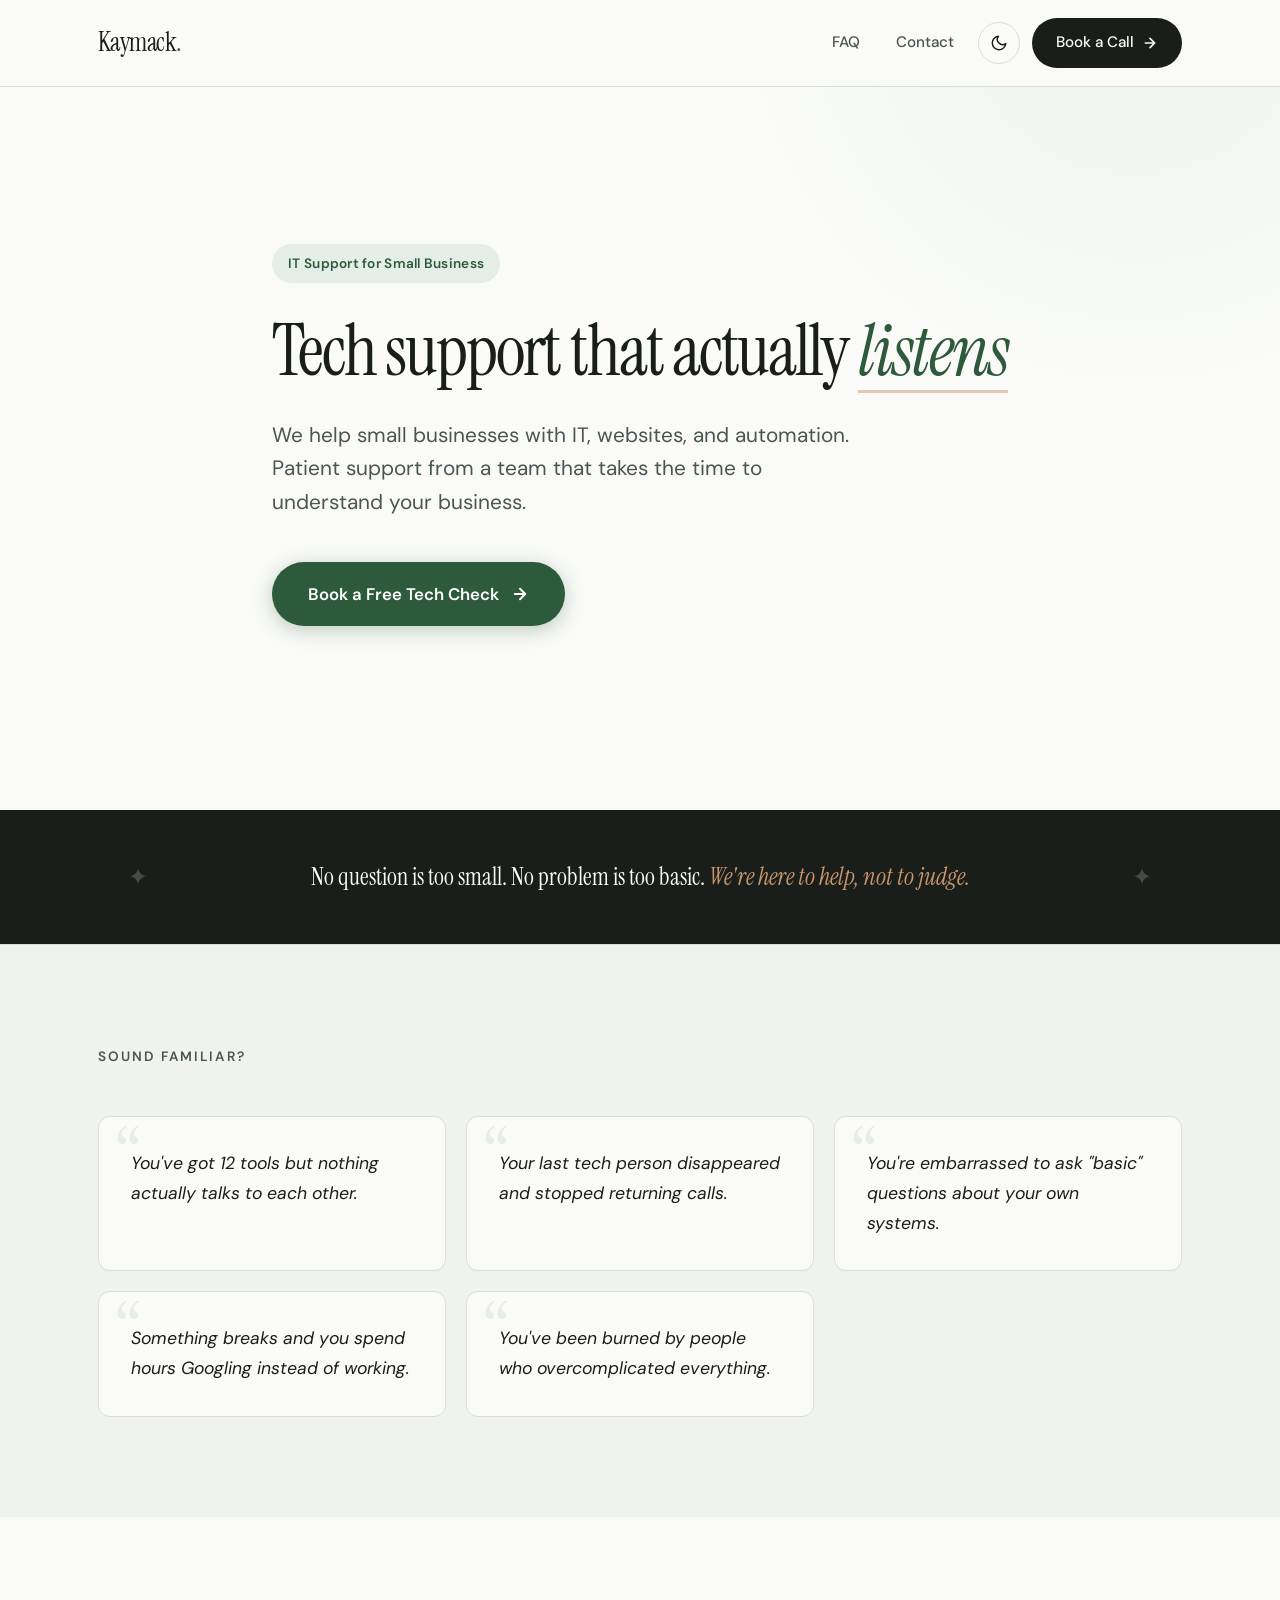
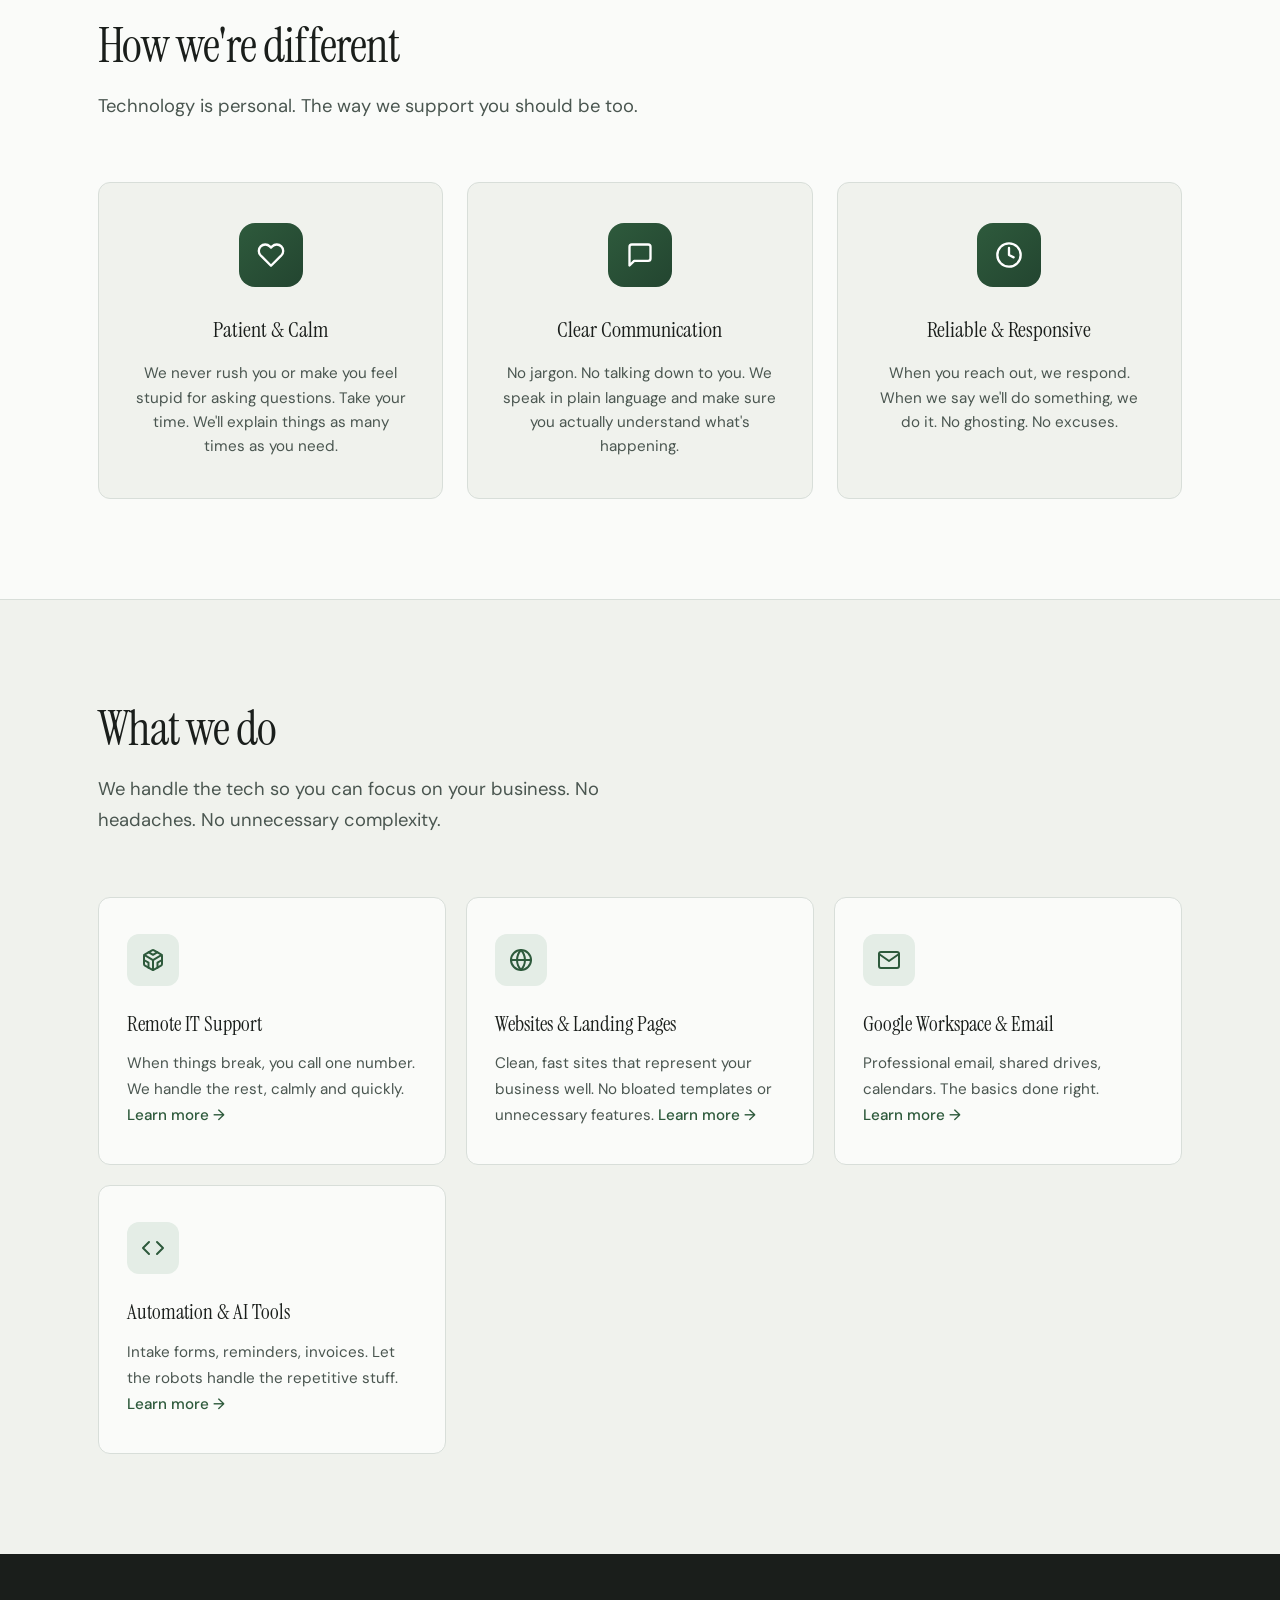
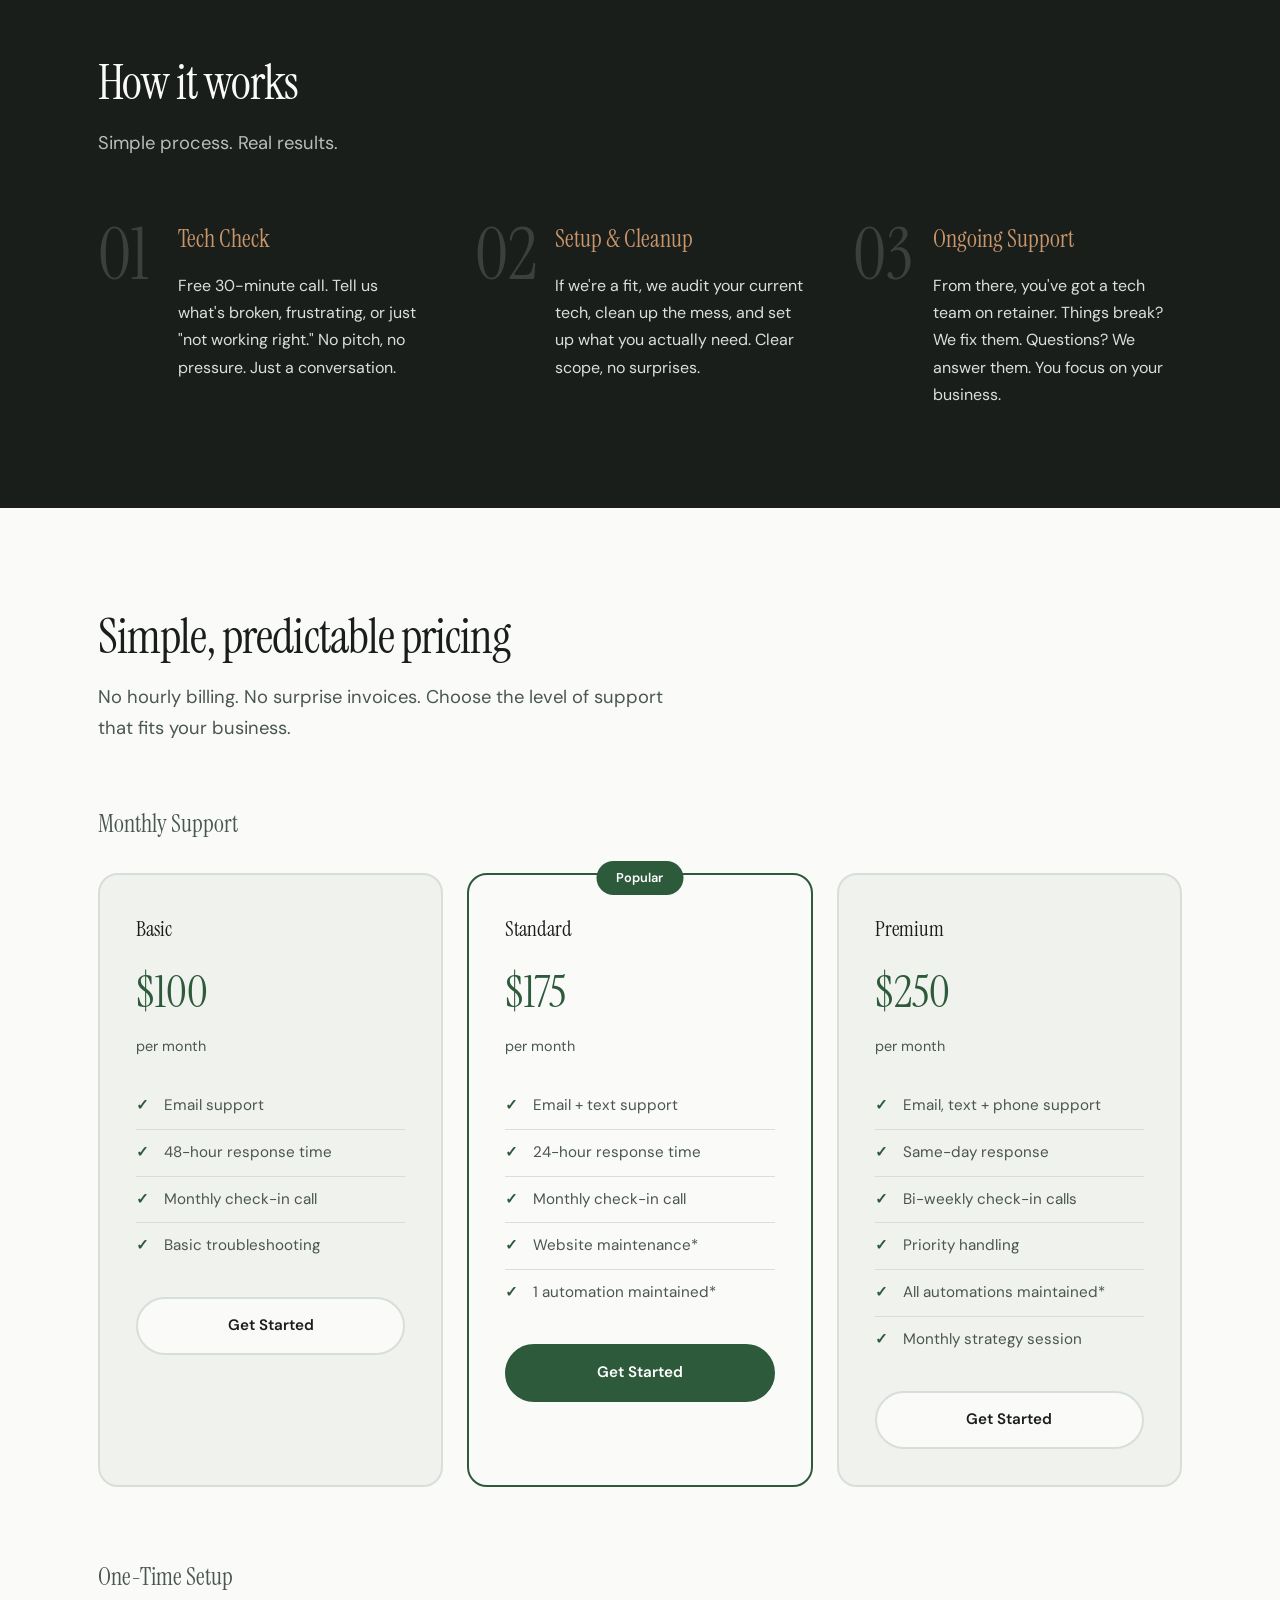
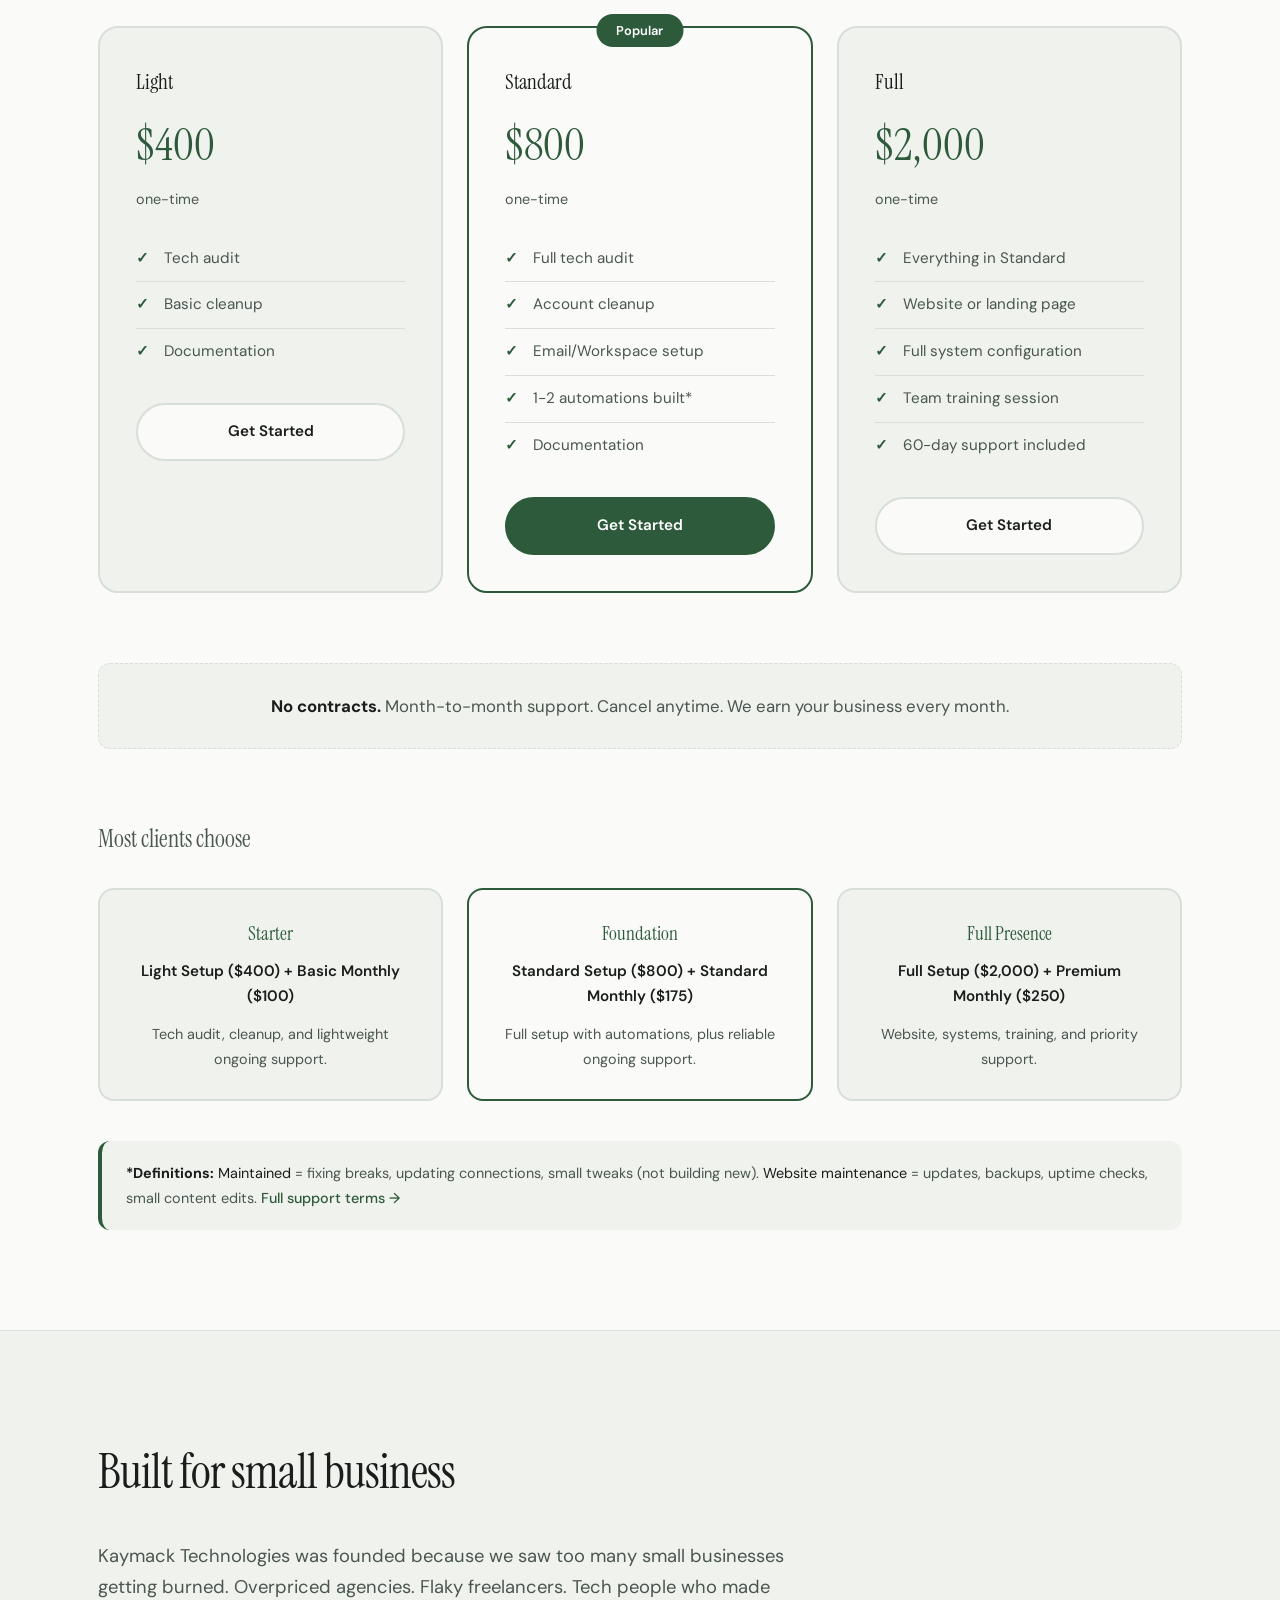
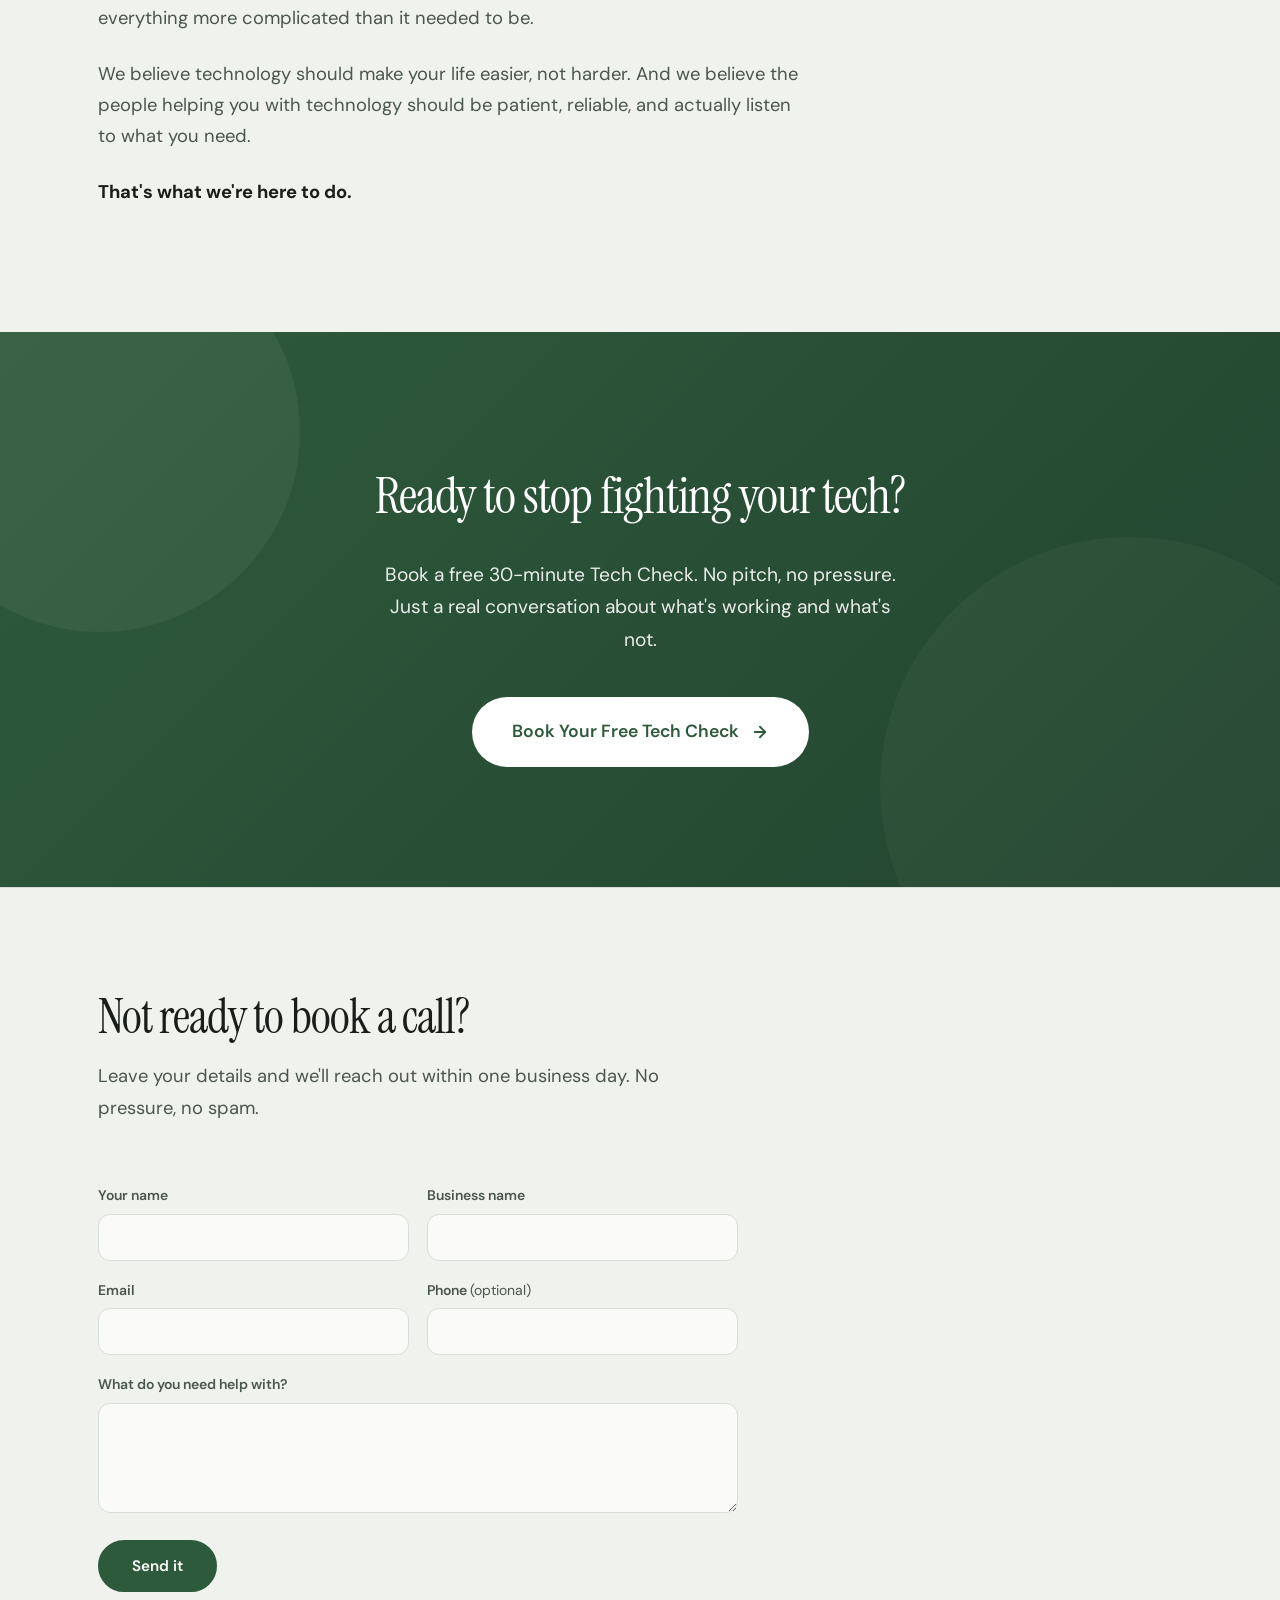
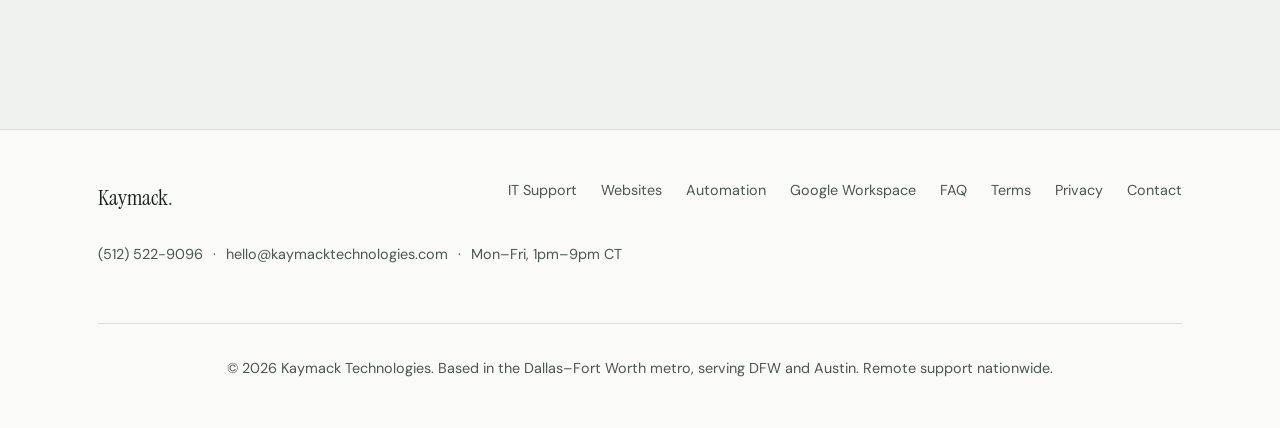
<file: index.html>
<!DOCTYPE html>
<html lang="en">
<head>
    <meta charset="UTF-8">
    <meta name="viewport" content="width=device-width, initial-scale=1.0">
    <title>Kaymack Technologies | IT Support, Websites & Automation for Small Business</title>
    <meta name="description" content="IT support, websites, and automation for small businesses. Patient support from a team that actually listens.">
    
    <!-- Open Graph / Social Sharing -->
    <meta property="og:type" content="website">
    <meta property="og:url" content="https://kaymacktechnologies.com">
    <meta property="og:title" content="Kaymack Technologies">
    <meta property="og:description" content="IT support, websites, and automation for small businesses. Tech support that actually listens.">
    <meta property="og:image" content="https://kaymacktechnologies.com/og-image.png">
    
    <!-- Twitter -->
    <meta name="twitter:card" content="summary_large_image">
    <meta name="twitter:url" content="https://kaymacktechnologies.com">
    <meta name="twitter:title" content="Kaymack Technologies">
    <meta name="twitter:description" content="IT support, websites, and automation for small businesses. Tech support that actually listens.">
    <meta name="twitter:image" content="https://kaymacktechnologies.com/og-image.png">
    
    <link rel="canonical" href="https://kaymacktechnologies.com/">
    <meta property="og:site_name" content="Kaymack Technologies">
    <meta property="og:locale" content="en_US">
    <link rel="icon" type="image/svg+xml" href="favicon.svg">
    <link rel="preconnect" href="https://fonts.googleapis.com">
    <link rel="preconnect" href="https://fonts.gstatic.com" crossorigin>
    <link href="https://fonts.googleapis.com/css2?family=DM+Sans:ital,opsz,wght@0,9..40,400;0,9..40,500;0,9..40,600;0,9..40,700;1,9..40,400&family=Instrument+Serif:ital@0;1&display=swap" rel="stylesheet">
    <script type="application/ld+json">
{
      "@context": "https://schema.org",
      "@type": "ProfessionalService",
      "@id": "https://kaymacktechnologies.com/#business",
      "name": "Kaymack Technologies",
      "description": "IT support, websites, and automation for small businesses. Patient, plain-English help from a team that actually listens. Based in the Dallas-Fort Worth metro, serving DFW and Austin, with remote support nationwide.",
      "url": "https://kaymacktechnologies.com/",
      "logo": "https://kaymacktechnologies.com/favicon.svg",
      "image": "https://kaymacktechnologies.com/og-image.png",
      "telephone": "+1-512-522-9096",
      "email": "hello@kaymacktechnologies.com",
      "priceRange": "$$",
      "address": {
            "@type": "PostalAddress",
            "addressRegion": "TX",
            "addressCountry": "US"
      },
      "areaServed": [
            {
                  "@type": "City",
                  "name": "Dallas"
            },
            {
                  "@type": "City",
                  "name": "Fort Worth"
            },
            {
                  "@type": "City",
                  "name": "Arlington"
            },
            {
                  "@type": "City",
                  "name": "Plano"
            },
            {
                  "@type": "City",
                  "name": "Irving"
            },
            {
                  "@type": "City",
                  "name": "Frisco"
            },
            {
                  "@type": "City",
                  "name": "Denton"
            },
            {
                  "@type": "City",
                  "name": "Austin"
            },
            {
                  "@type": "Country",
                  "name": "United States"
            }
      ],
      "openingHoursSpecification": [
            {
                  "@type": "OpeningHoursSpecification",
                  "dayOfWeek": [
                        "Monday",
                        "Tuesday",
                        "Wednesday",
                        "Thursday",
                        "Friday"
                  ],
                  "opens": "13:00",
                  "closes": "21:00"
            }
      ],
      "knowsAbout": [
            "IT support",
            "Website design",
            "Google Workspace",
            "Business automation",
            "AI tools"
      ],
      "hasOfferCatalog": {
            "@type": "OfferCatalog",
            "name": "Services",
            "itemListElement": [
                  {
                        "@type": "Offer",
                        "name": "Basic monthly IT support",
                        "price": "100",
                        "priceCurrency": "USD",
                        "itemOffered": {
                              "@type": "Service",
                              "name": "Remote IT Support",
                              "description": "Email support, 48-hour response, monthly check-in call."
                        }
                  },
                  {
                        "@type": "Offer",
                        "name": "Standard monthly IT support",
                        "price": "175",
                        "priceCurrency": "USD",
                        "itemOffered": {
                              "@type": "Service",
                              "name": "Remote IT Support",
                              "description": "Email and text support, 24-hour response, website maintenance, one automation maintained."
                        }
                  },
                  {
                        "@type": "Offer",
                        "name": "Premium monthly IT support",
                        "price": "250",
                        "priceCurrency": "USD",
                        "itemOffered": {
                              "@type": "Service",
                              "name": "Remote IT Support",
                              "description": "Email, text and phone support, same-day response, priority handling, monthly strategy session."
                        }
                  },
                  {
                        "@type": "Offer",
                        "name": "Light setup",
                        "price": "400",
                        "priceCurrency": "USD",
                        "itemOffered": {
                              "@type": "Service",
                              "name": "Website and setup",
                              "description": "One-time setup project."
                        }
                  },
                  {
                        "@type": "Offer",
                        "name": "Standard setup",
                        "price": "800",
                        "priceCurrency": "USD",
                        "itemOffered": {
                              "@type": "Service",
                              "name": "Website and setup",
                              "description": "One-time website build and setup."
                        }
                  },
                  {
                        "@type": "Offer",
                        "name": "Full presence setup",
                        "price": "2000",
                        "priceCurrency": "USD",
                        "itemOffered": {
                              "@type": "Service",
                              "name": "Website, automation and full setup",
                              "description": "Complete one-time build: website, email, automation."
                        }
                  }
            ]
      }
}
    </script>
    <link rel="stylesheet" href="styles.css">
</head>
<body>
    <header>
        <div class="container header-inner">
            <a href="#" class="logo">Kaymack<span>.</span></a>
            <div class="header-right">
                <a href="/faq" class="nav-link">FAQ</a>
                <a href="/card" class="nav-link">Contact</a>
                <button class="theme-toggle" id="themeToggle" aria-label="Toggle dark mode">
                    <svg class="moon" width="18" height="18" viewBox="0 0 24 24" fill="none" stroke="currentColor" stroke-width="2" stroke-linecap="round" stroke-linejoin="round"><path d="M21 12.79A9 9 0 1 1 11.21 3 7 7 0 0 0 21 12.79z"></path></svg>
                    <svg class="sun" width="18" height="18" viewBox="0 0 24 24" fill="none" stroke="currentColor" stroke-width="2" stroke-linecap="round" stroke-linejoin="round"><circle cx="12" cy="12" r="5"></circle><line x1="12" y1="1" x2="12" y2="3"></line><line x1="12" y1="21" x2="12" y2="23"></line><line x1="4.22" y1="4.22" x2="5.64" y2="5.64"></line><line x1="18.36" y1="18.36" x2="19.78" y2="19.78"></line><line x1="1" y1="12" x2="3" y2="12"></line><line x1="21" y1="12" x2="23" y2="12"></line><line x1="4.22" y1="19.78" x2="5.64" y2="18.36"></line><line x1="18.36" y1="5.64" x2="19.78" y2="4.22"></line></svg>
                </button>
                <a href="/book" class="header-cta">
                    <span>Book a Call</span>
                    <svg width="16" height="16" viewBox="0 0 24 24" fill="none" stroke="currentColor" stroke-width="2.5" stroke-linecap="round" stroke-linejoin="round"><path d="M5 12h14M12 5l7 7-7 7"/></svg>
                </a>
            </div>
        </div>
    </header>

    <section class="hero">
        <div class="container">
            <div class="hero-content">
                <span class="hero-label">IT Support for Small Business</span>
                <h1>Tech support that actually <em>listens</em></h1>
                <p class="hero-sub">We help small businesses with IT, websites, and automation. Patient support from a team that takes the time to understand your business.</p>
                <a href="/book" class="hero-cta">
                    Book a Free Tech Check
                    <svg width="18" height="18" viewBox="0 0 24 24" fill="none" stroke="currentColor" stroke-width="2.5" stroke-linecap="round" stroke-linejoin="round"><path d="M5 12h14M12 5l7 7-7 7"/></svg>
                </a>
            </div>
        </div>
    </section>

    <div class="values-banner">
        <div class="container">
            <p>No question is too small. No problem is too basic. <em>We're here to help, not to judge.</em></p>
        </div>
    </div>

    <section class="problems">
        <div class="container">
            <h2>Sound familiar?</h2>
            <div class="problem-grid">
                <div class="problem-card"><p>You've got 12 tools but nothing actually talks to each other.</p></div>
                <div class="problem-card"><p>Your last tech person disappeared and stopped returning calls.</p></div>
                <div class="problem-card"><p>You're embarrassed to ask "basic" questions about your own systems.</p></div>
                <div class="problem-card"><p>Something breaks and you spend hours Googling instead of working.</p></div>
                <div class="problem-card"><p>You've been burned by people who overcomplicated everything.</p></div>
            </div>
        </div>
    </section>

    <section class="approach" id="approach">
        <div class="container">
            <div class="section-header">
                <h2>How we're different</h2>
                <p>Technology is personal. The way we support you should be too.</p>
            </div>
            <div class="approach-grid">
                <div class="approach-card">
                    <div class="icon"><svg width="28" height="28" viewBox="0 0 24 24" fill="none" stroke="currentColor" stroke-width="2" stroke-linecap="round" stroke-linejoin="round"><path d="M20.84 4.61a5.5 5.5 0 0 0-7.78 0L12 5.67l-1.06-1.06a5.5 5.5 0 0 0-7.78 7.78l1.06 1.06L12 21.23l7.78-7.78 1.06-1.06a5.5 5.5 0 0 0 0-7.78z"></path></svg></div>
                    <h3>Patient & Calm</h3>
                    <p>We never rush you or make you feel stupid for asking questions. Take your time. We'll explain things as many times as you need.</p>
                </div>
                <div class="approach-card">
                    <div class="icon"><svg width="28" height="28" viewBox="0 0 24 24" fill="none" stroke="currentColor" stroke-width="2" stroke-linecap="round" stroke-linejoin="round"><path d="M21 15a2 2 0 0 1-2 2H7l-4 4V5a2 2 0 0 1 2-2h14a2 2 0 0 1 2 2z"></path></svg></div>
                    <h3>Clear Communication</h3>
                    <p>No jargon. No talking down to you. We speak in plain language and make sure you actually understand what's happening.</p>
                </div>
                <div class="approach-card">
                    <div class="icon"><svg width="28" height="28" viewBox="0 0 24 24" fill="none" stroke="currentColor" stroke-width="2" stroke-linecap="round" stroke-linejoin="round"><circle cx="12" cy="12" r="10"></circle><polyline points="12 6 12 12 16 14"></polyline></svg></div>
                    <h3>Reliable & Responsive</h3>
                    <p>When you reach out, we respond. When we say we'll do something, we do it. No ghosting. No excuses.</p>
                </div>
            </div>
        </div>
    </section>

    <section class="services" id="services">
        <div class="container">
            <div class="section-header">
                <h2>What we do</h2>
                <p>We handle the tech so you can focus on your business. No headaches. No unnecessary complexity.</p>
            </div>
            <div class="services-grid">
                <div class="service-card">
                    <div class="service-icon"><svg width="24" height="24" viewBox="0 0 24 24" fill="none" stroke="currentColor" stroke-width="2" stroke-linecap="round" stroke-linejoin="round"><path d="M21 16V8a2 2 0 0 0-1-1.73l-7-4a2 2 0 0 0-2 0l-7 4A2 2 0 0 0 3 8v8a2 2 0 0 0 1 1.73l7 4a2 2 0 0 0 2 0l7-4A2 2 0 0 0 21 16z"></path><polyline points="7.5 4.21 12 6.81 16.5 4.21"></polyline><polyline points="7.5 19.79 7.5 14.6 3 12"></polyline><polyline points="21 12 16.5 14.6 16.5 19.79"></polyline><polyline points="3.27 6.96 12 12.01 20.73 6.96"></polyline><line x1="12" y1="22.08" x2="12" y2="12"></line></svg></div>
                    <h3><a href="/it-support">Remote IT Support</a></h3>
                    <p>When things break, you call one number. We handle the rest, calmly and quickly. <a href="/it-support" class="service-more">Learn more &rarr;</a></p>
                </div>
                <div class="service-card">
                    <div class="service-icon"><svg width="24" height="24" viewBox="0 0 24 24" fill="none" stroke="currentColor" stroke-width="2" stroke-linecap="round" stroke-linejoin="round"><circle cx="12" cy="12" r="10"></circle><line x1="2" y1="12" x2="22" y2="12"></line><path d="M12 2a15.3 15.3 0 0 1 4 10 15.3 15.3 0 0 1-4 10 15.3 15.3 0 0 1-4-10 15.3 15.3 0 0 1 4-10z"></path></svg></div>
                    <h3><a href="/websites">Websites & Landing Pages</a></h3>
                    <p>Clean, fast sites that represent your business well. No bloated templates or unnecessary features. <a href="/websites" class="service-more">Learn more &rarr;</a></p>
                </div>
                <div class="service-card">
                    <div class="service-icon"><svg width="24" height="24" viewBox="0 0 24 24" fill="none" stroke="currentColor" stroke-width="2" stroke-linecap="round" stroke-linejoin="round"><path d="M4 4h16c1.1 0 2 .9 2 2v12c0 1.1-.9 2-2 2H4c-1.1 0-2-.9-2-2V6c0-1.1.9-2 2-2z"></path><polyline points="22,6 12,13 2,6"></polyline></svg></div>
                    <h3><a href="/google-workspace">Google Workspace & Email</a></h3>
                    <p>Professional email, shared drives, calendars. The basics done right. <a href="/google-workspace" class="service-more">Learn more &rarr;</a></p>
                </div>
                <div class="service-card">
                    <div class="service-icon"><svg width="24" height="24" viewBox="0 0 24 24" fill="none" stroke="currentColor" stroke-width="2" stroke-linecap="round" stroke-linejoin="round"><polyline points="16 18 22 12 16 6"></polyline><polyline points="8 6 2 12 8 18"></polyline></svg></div>
                    <h3><a href="/automation-ai">Automation & AI Tools</a></h3>
                    <p>Intake forms, reminders, invoices. Let the robots handle the repetitive stuff. <a href="/automation-ai" class="service-more">Learn more &rarr;</a></p>
                </div>
            </div>
        </div>
    </section>

    <section class="how-it-works" id="process">
        <div class="container">
            <div class="section-header">
                <h2>How it works</h2>
                <p>Simple process. Real results.</p>
            </div>
            <div class="steps">
                <div class="step">
                    <div class="step-number">01</div>
                    <h3>Tech Check</h3>
                    <p>Free 30-minute call. Tell us what's broken, frustrating, or just "not working right." No pitch, no pressure. Just a conversation.</p>
                </div>
                <div class="step">
                    <div class="step-number">02</div>
                    <h3>Setup & Cleanup</h3>
                    <p>If we're a fit, we audit your current tech, clean up the mess, and set up what you actually need. Clear scope, no surprises.</p>
                </div>
                <div class="step">
                    <div class="step-number">03</div>
                    <h3>Ongoing Support</h3>
                    <p>From there, you've got a tech team on retainer. Things break? We fix them. Questions? We answer them. You focus on your business.</p>
                </div>
            </div>
        </div>
    </section>

    <section class="pricing" id="pricing">
        <div class="container">
            <div class="section-header">
                <h2>Simple, predictable pricing</h2>
                <p>No hourly billing. No surprise invoices. Choose the level of support that fits your business.</p>
            </div>
            
            <h3 class="pricing-section-title">Monthly Support</h3>
            <div class="pricing-grid">
                <div class="pricing-card">
                    <h3>Basic</h3>
                    <div class="price">$100</div>
                    <div class="price-period">per month</div>
                    <ul>
                        <li>Email support</li>
                        <li>48-hour response time</li>
                        <li>Monthly check-in call</li>
                        <li>Basic troubleshooting</li>
                    </ul>
                    <a href="/book" class="btn">Get Started</a>
                </div>
                <div class="pricing-card featured">
                    <h3>Standard</h3>
                    <div class="price">$175</div>
                    <div class="price-period">per month</div>
                    <ul>
                        <li>Email + text support</li>
                        <li>24-hour response time</li>
                        <li>Monthly check-in call</li>
                        <li>Website maintenance*</li>
                        <li>1 automation maintained*</li>
                    </ul>
                    <a href="/book" class="btn">Get Started</a>
                </div>
                <div class="pricing-card">
                    <h3>Premium</h3>
                    <div class="price">$250</div>
                    <div class="price-period">per month</div>
                    <ul>
                        <li>Email, text + phone support</li>
                        <li>Same-day response</li>
                        <li>Bi-weekly check-in calls</li>
                        <li>Priority handling</li>
                        <li>All automations maintained*</li>
                        <li>Monthly strategy session</li>
                    </ul>
                    <a href="/book" class="btn">Get Started</a>
                </div>
            </div>

            <h3 class="pricing-section-title">One-Time Setup</h3>
            <div class="pricing-grid">
                <div class="pricing-card">
                    <h3>Light</h3>
                    <div class="price">$400</div>
                    <div class="price-period">one-time</div>
                    <ul>
                        <li>Tech audit</li>
                        <li>Basic cleanup</li>
                        <li>Documentation</li>
                    </ul>
                    <a href="/book" class="btn">Get Started</a>
                </div>
                <div class="pricing-card featured">
                    <h3>Standard</h3>
                    <div class="price">$800</div>
                    <div class="price-period">one-time</div>
                    <ul>
                        <li>Full tech audit</li>
                        <li>Account cleanup</li>
                        <li>Email/Workspace setup</li>
                        <li>1-2 automations built*</li>
                        <li>Documentation</li>
                    </ul>
                    <a href="/book" class="btn">Get Started</a>
                </div>
                <div class="pricing-card">
                    <h3>Full</h3>
                    <div class="price">$2,000</div>
                    <div class="price-period">one-time</div>
                    <ul>
                        <li>Everything in Standard</li>
                        <li>Website or landing page</li>
                        <li>Full system configuration</li>
                        <li>Team training session</li>
                        <li>60-day support included</li>
                    </ul>
                    <a href="/book" class="btn">Get Started</a>
                </div>
            </div>

            <div class="pricing-note">
                <strong>No contracts.</strong> Month-to-month support. Cancel anytime. We earn your business every month.
            </div>

            <!-- Common Paths -->
            <div class="common-paths">
                <h3 class="pricing-section-title" style="margin-top: 70px;">Most clients choose</h3>
                <div class="paths-grid">
                    <div class="path-card">
                        <div class="path-name">Starter</div>
                        <div class="path-combo">Light Setup ($400) + Basic Monthly ($100)</div>
                        <div class="path-desc">Tech audit, cleanup, and lightweight ongoing support.</div>
                    </div>
                    <div class="path-card featured">
                        <div class="path-name">Foundation</div>
                        <div class="path-combo">Standard Setup ($800) + Standard Monthly ($175)</div>
                        <div class="path-desc">Full setup with automations, plus reliable ongoing support.</div>
                    </div>
                    <div class="path-card">
                        <div class="path-name">Full Presence</div>
                        <div class="path-combo">Full Setup ($2,000) + Premium Monthly ($250)</div>
                        <div class="path-desc">Website, systems, training, and priority support.</div>
                    </div>
                </div>
            </div>

            <!-- Definitions -->
            <div class="pricing-definitions">
                <p><strong>*Definitions:</strong> <em>Maintained</em> = fixing breaks, updating connections, small tweaks (not building new). <em>Website maintenance</em> = updates, backups, uptime checks, small content edits. <a href="/terms">Full support terms &rarr;</a></p>
            </div>
        </div>
    </section>

    <section class="about" id="about">
        <div class="container">
            <div class="about-content">
                <h2>Built for small business</h2>
                <p>Kaymack Technologies was founded because we saw too many small businesses getting burned. Overpriced agencies. Flaky freelancers. Tech people who made everything more complicated than it needed to be.</p>
                <p>We believe technology should make your life easier, not harder. And we believe the people helping you with technology should be patient, reliable, and actually listen to what you need.</p>
                <p><strong>That's what we're here to do.</strong></p>
            </div>
        </div>
    </section>

    <section class="cta-section">
        <div class="container">
            <h2>Ready to stop fighting your tech?</h2>
            <p>Book a free 30-minute Tech Check. No pitch, no pressure. Just a real conversation about what's working and what's not.</p>
            <a href="/book" class="btn">
                Book Your Free Tech Check
                <svg width="18" height="18" viewBox="0 0 24 24" fill="none" stroke="currentColor" stroke-width="2.5" stroke-linecap="round" stroke-linejoin="round"><path d="M5 12h14M12 5l7 7-7 7"/></svg>
            </a>
        </div>
    </section>

    <section class="contact" id="contact">
        <div class="container">
            <div class="section-header">
                <h2>Not ready to book a call?</h2>
                <p>Leave your details and we'll reach out within one business day. No pressure, no spam.</p>
            </div>
            <form id="leadForm" class="lead-form" novalidate>
                <div class="form-row">
                    <div class="form-field">
                        <label for="lf-name">Your name</label>
                        <input id="lf-name" name="name" type="text" autocomplete="name" required>
                    </div>
                    <div class="form-field">
                        <label for="lf-business">Business name</label>
                        <input id="lf-business" name="business" type="text" autocomplete="organization">
                    </div>
                </div>
                <div class="form-row">
                    <div class="form-field">
                        <label for="lf-email">Email</label>
                        <input id="lf-email" name="email" type="email" autocomplete="email" required>
                    </div>
                    <div class="form-field">
                        <label for="lf-phone">Phone <span class="lf-optional">(optional)</span></label>
                        <input id="lf-phone" name="phone" type="tel" autocomplete="tel">
                    </div>
                </div>
                <div class="form-field">
                    <label for="lf-message">What do you need help with?</label>
                    <textarea id="lf-message" name="message" rows="4"></textarea>
                </div>
                <input type="text" name="website" class="lf-hp" tabindex="-1" autocomplete="off" aria-hidden="true">
                <button type="submit" class="btn" id="lf-submit">Send it</button>
                <p class="lf-status" id="lf-status" role="status" aria-live="polite"></p>
            </form>
        </div>
    </section>

    <footer>
        <div class="container">
            <div class="footer-inner">
                <div class="footer-logo">Kaymack<span>.</span></div>
                <div class="footer-links">
                    <a href="/it-support">IT Support</a>
                    <a href="/websites">Websites</a>
                    <a href="/automation-ai">Automation</a>
                    <a href="/google-workspace">Google Workspace</a>
                    <a href="/faq">FAQ</a>
                    <a href="/terms">Terms</a>
                    <a href="/privacy">Privacy</a>
                    <a href="/card">Contact</a>
                </div>
                <!-- Name, address, phone: kept identical to the Google Business
                     Profile. Search cross-checks the two, so edit them together. -->
                <div class="footer-nap">
                    <a href="tel:+15125229096">(512) 522-9096</a>
                    <span aria-hidden="true">&middot;</span>
                    <a href="mailto:hello@kaymacktechnologies.com">hello@kaymacktechnologies.com</a>
                    <span aria-hidden="true">&middot;</span>
                    <span>Mon&ndash;Fri, 1pm&ndash;9pm CT</span>
                </div>
                <div class="footer-copy">&copy; <span id="year"></span> Kaymack Technologies. Based in the Dallas&ndash;Fort Worth metro, serving DFW and Austin. Remote support nationwide.</div>
            </div>
        </div>
    </footer>

    <script src="main.js"></script>
</body>
</html>
</file>
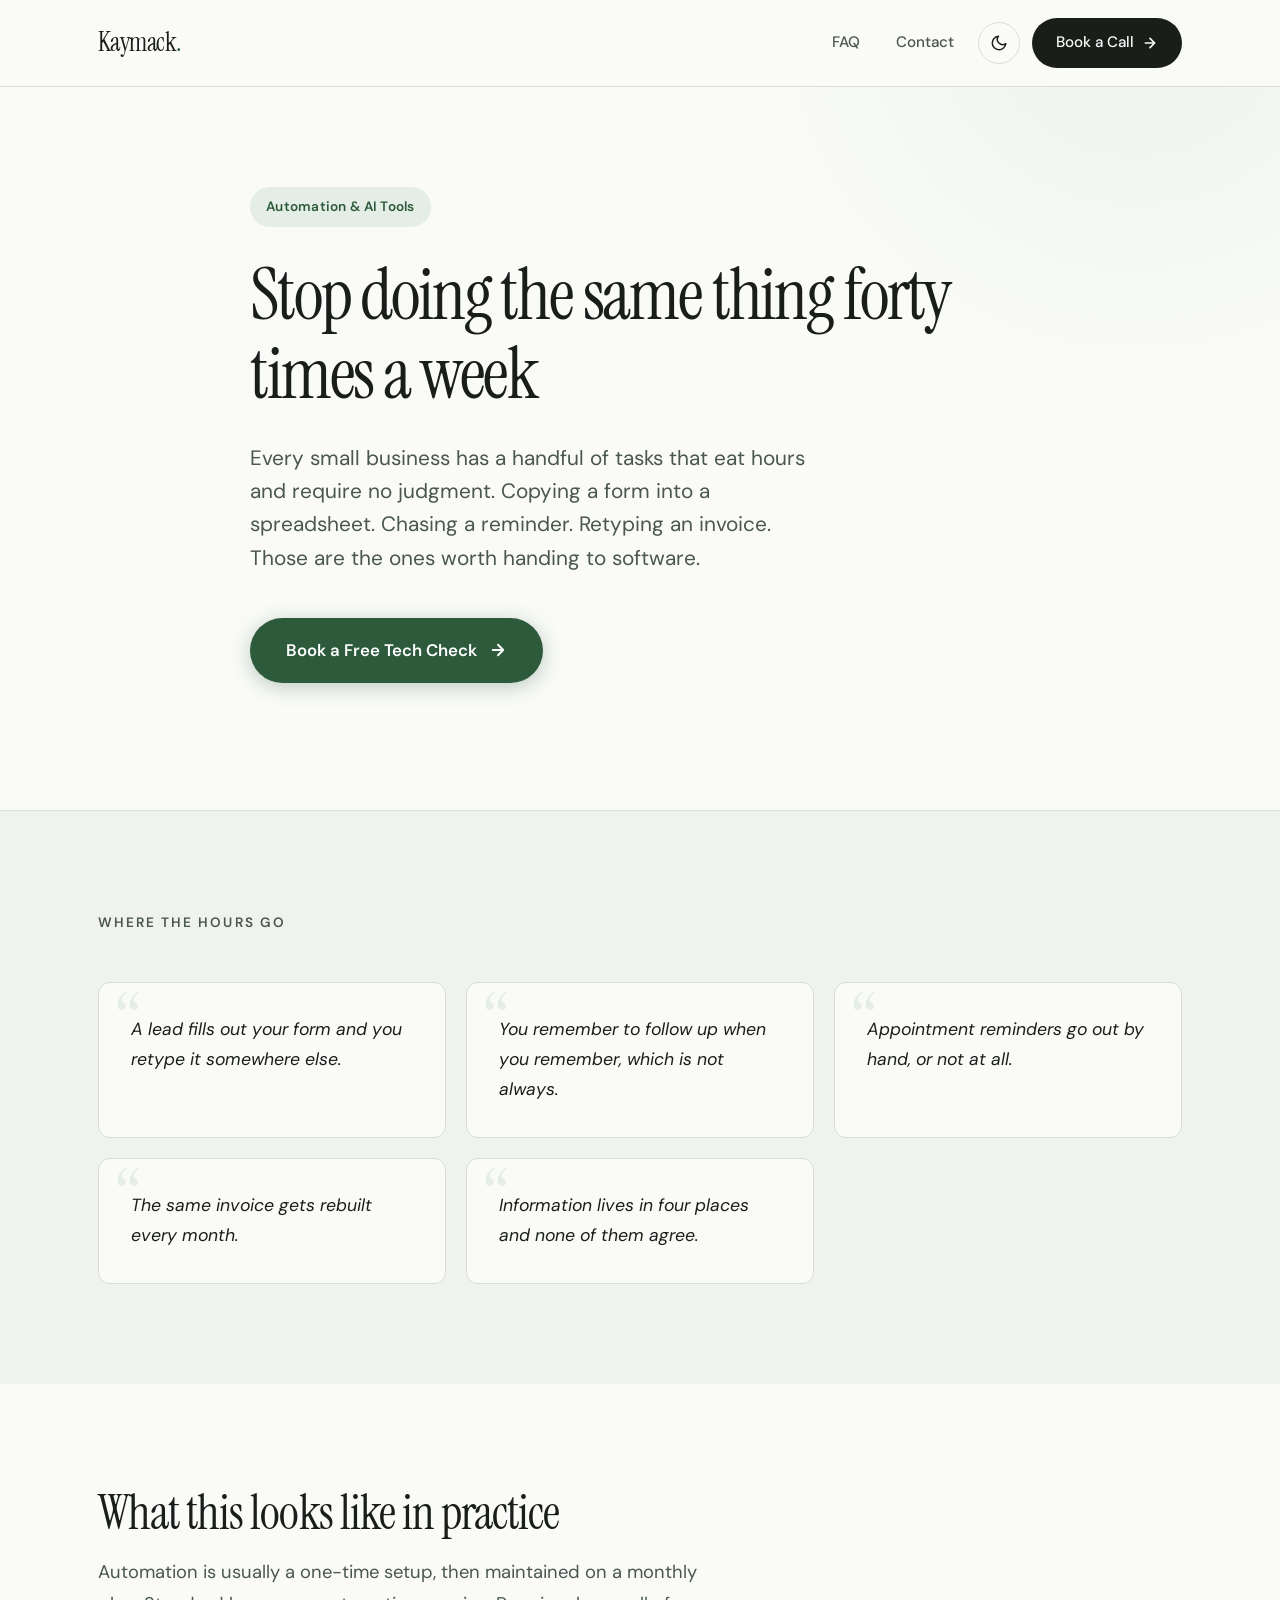
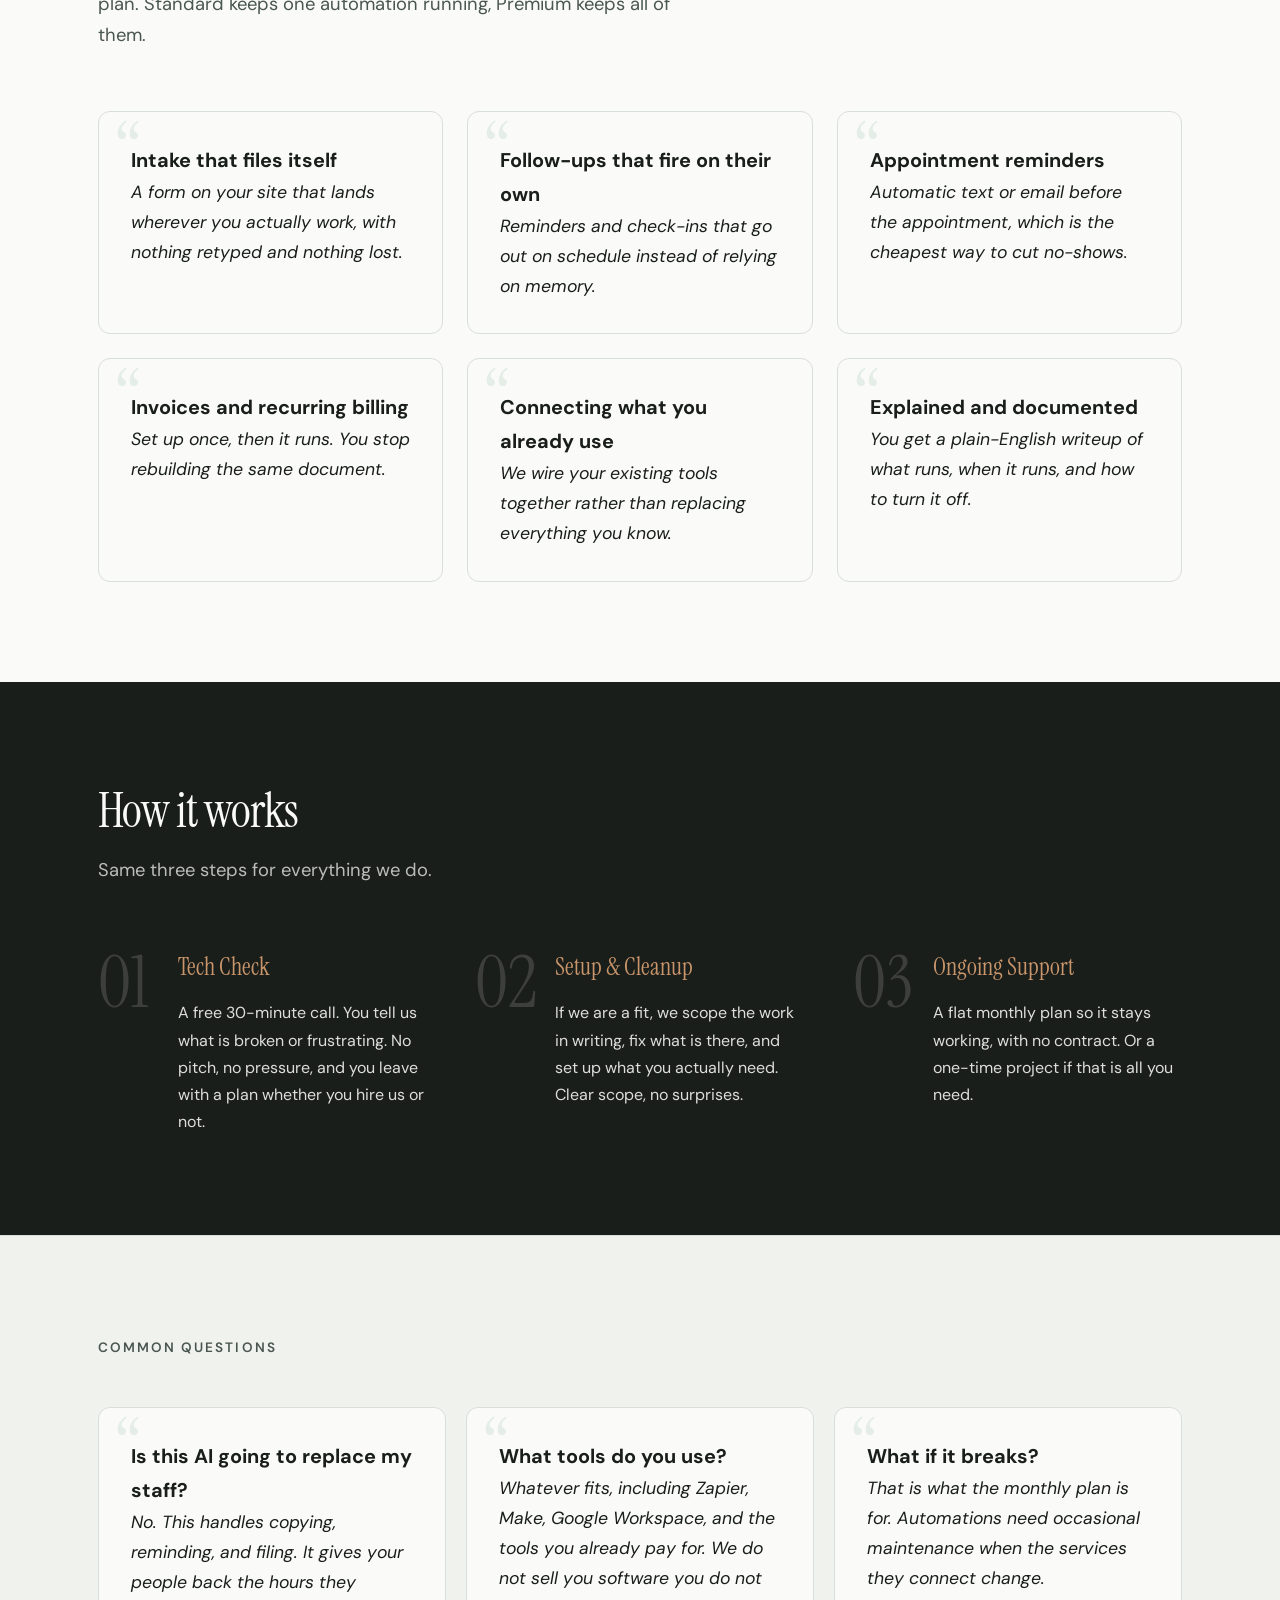
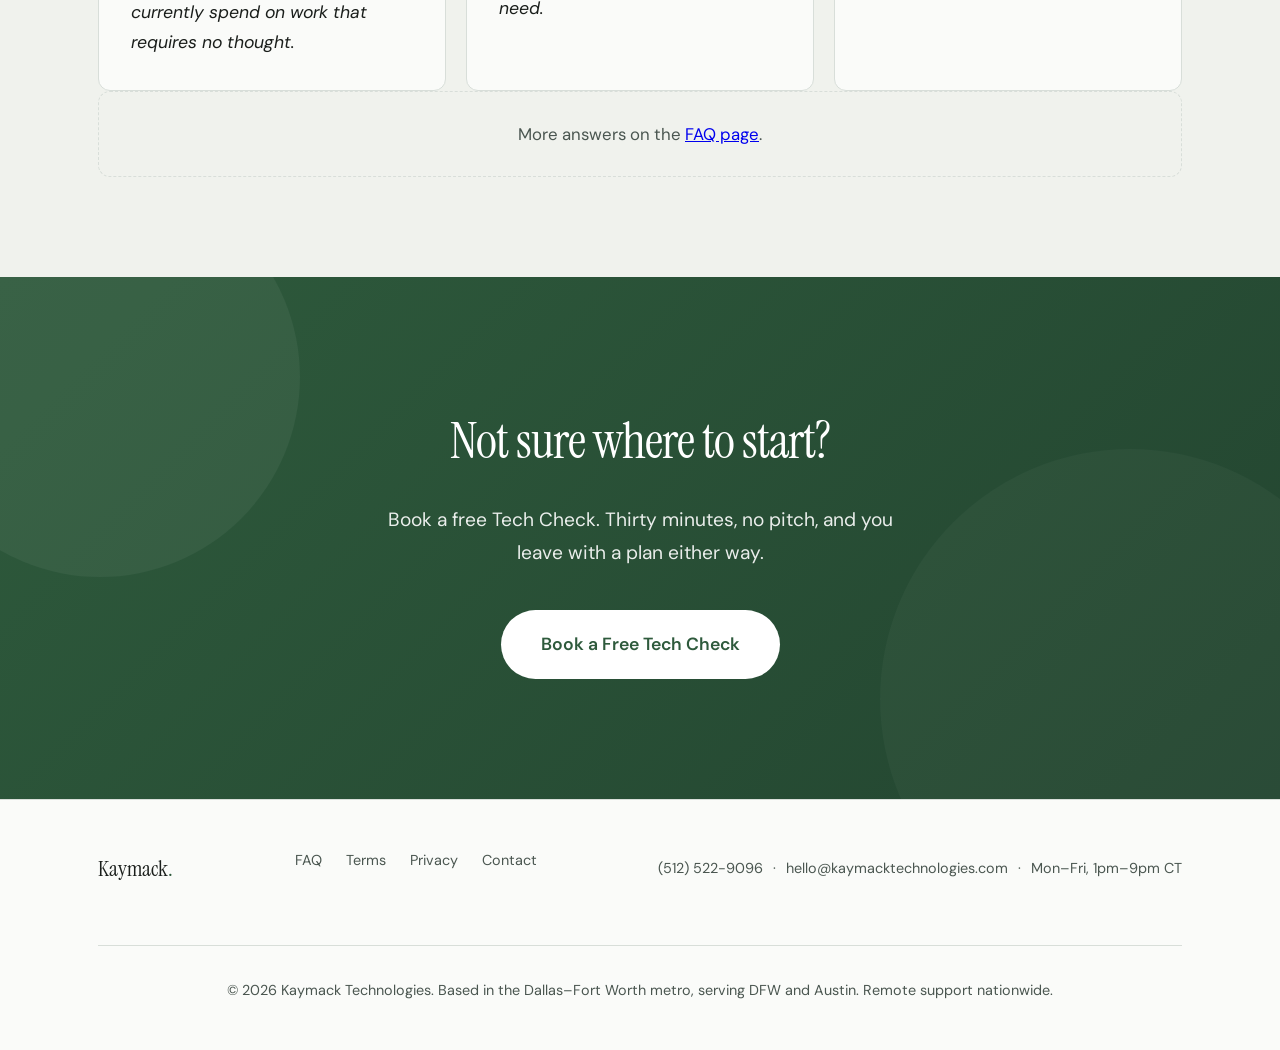
<file: automation-ai.html>
<!DOCTYPE html>
<html lang="en">
<head>
    <meta charset="UTF-8">
    <meta name="viewport" content="width=device-width, initial-scale=1.0">
    <title>Business Automation & AI Tools | Kaymack Technologies</title>
    <meta name="description" content="Practical automation for small businesses: intake forms, reminders, follow-ups, and invoicing. Save hours a week without hiring anyone.">
    <link rel="canonical" href="https://kaymacktechnologies.com/automation-ai">
    <meta property="og:type" content="website">
    <meta property="og:site_name" content="Kaymack Technologies">
    <meta property="og:locale" content="en_US">
    <meta property="og:url" content="https://kaymacktechnologies.com/automation-ai">
    <meta property="og:title" content="Business Automation & AI Tools | Kaymack Technologies">
    <meta property="og:description" content="Practical automation for small businesses: intake forms, reminders, follow-ups, and invoicing. Save hours a week without hiring anyone.">
    <meta property="og:image" content="https://kaymacktechnologies.com/og-image.png">
    <meta name="twitter:card" content="summary_large_image">
    <meta name="twitter:title" content="Business Automation & AI Tools | Kaymack Technologies">
    <meta name="twitter:description" content="Practical automation for small businesses: intake forms, reminders, follow-ups, and invoicing. Save hours a week without hiring anyone.">
    <meta name="twitter:image" content="https://kaymacktechnologies.com/og-image.png">
    <link rel="icon" type="image/svg+xml" href="favicon.svg">
    <link rel="preconnect" href="https://fonts.googleapis.com">
    <link rel="preconnect" href="https://fonts.gstatic.com" crossorigin>
    <link href="https://fonts.googleapis.com/css2?family=DM+Sans:ital,opsz,wght@0,9..40,400;0,9..40,500;0,9..40,600;0,9..40,700;1,9..40,400&family=Instrument+Serif:ital@0;1&display=swap" rel="stylesheet">
    <script type="application/ld+json">
{
      "@context": "https://schema.org",
      "@graph": [
            {
                  "@type": "Service",
                  "name": "Automation & AI Tools",
                  "description": "Practical automation for small businesses: intake forms, reminders, follow-ups, and invoicing. Save hours a week without hiring anyone.",
                  "url": "https://kaymacktechnologies.com/automation-ai",
                  "provider": {
                        "@id": "https://kaymacktechnologies.com/#business"
                  },
                  "areaServed": [
                        {
                              "@type": "City",
                              "name": "Dallas"
                        },
                        {
                              "@type": "City",
                              "name": "Fort Worth"
                        },
                        {
                              "@type": "City",
                              "name": "Austin"
                        },
                        {
                              "@type": "Country",
                              "name": "United States"
                        }
                  ]
            },
            {
                  "@type": "FAQPage",
                  "mainEntity": [
                        {
                              "@type": "Question",
                              "name": "Is this AI going to replace my staff?",
                              "acceptedAnswer": {
                                    "@type": "Answer",
                                    "text": "No. This handles copying, reminding, and filing. It gives your people back the hours they currently spend on work that requires no thought."
                              }
                        },
                        {
                              "@type": "Question",
                              "name": "What tools do you use?",
                              "acceptedAnswer": {
                                    "@type": "Answer",
                                    "text": "Whatever fits, including Zapier, Make, Google Workspace, and the tools you already pay for. We do not sell you software you do not need."
                              }
                        },
                        {
                              "@type": "Question",
                              "name": "What if it breaks?",
                              "acceptedAnswer": {
                                    "@type": "Answer",
                                    "text": "That is what the monthly plan is for. Automations need occasional maintenance when the services they connect change."
                              }
                        }
                  ]
            },
            {
                  "@type": "BreadcrumbList",
                  "itemListElement": [
                        {
                              "@type": "ListItem",
                              "position": 1,
                              "name": "Home",
                              "item": "https://kaymacktechnologies.com/"
                        },
                        {
                              "@type": "ListItem",
                              "position": 2,
                              "name": "Automation & AI Tools",
                              "item": "https://kaymacktechnologies.com/automation-ai"
                        }
                  ]
            }
      ]
}
    </script>
    <link rel="stylesheet" href="styles.css">
</head>
<body>
<header>
        <div class="container header-inner">
            <a href="#" class="logo">Kaymack<span>.</span></a>
            <div class="header-right">
                <a href="/faq" class="nav-link">FAQ</a>
                <a href="/card" class="nav-link">Contact</a>
                <button class="theme-toggle" id="themeToggle" aria-label="Toggle dark mode">
                    <svg class="moon" width="18" height="18" viewBox="0 0 24 24" fill="none" stroke="currentColor" stroke-width="2" stroke-linecap="round" stroke-linejoin="round"><path d="M21 12.79A9 9 0 1 1 11.21 3 7 7 0 0 0 21 12.79z"></path></svg>
                    <svg class="sun" width="18" height="18" viewBox="0 0 24 24" fill="none" stroke="currentColor" stroke-width="2" stroke-linecap="round" stroke-linejoin="round"><circle cx="12" cy="12" r="5"></circle><line x1="12" y1="1" x2="12" y2="3"></line><line x1="12" y1="21" x2="12" y2="23"></line><line x1="4.22" y1="4.22" x2="5.64" y2="5.64"></line><line x1="18.36" y1="18.36" x2="19.78" y2="19.78"></line><line x1="1" y1="12" x2="3" y2="12"></line><line x1="21" y1="12" x2="23" y2="12"></line><line x1="4.22" y1="19.78" x2="5.64" y2="18.36"></line><line x1="18.36" y1="5.64" x2="19.78" y2="4.22"></line></svg>
                </button>
                <a href="/book" class="header-cta">
                    <span>Book a Call</span>
                    <svg width="16" height="16" viewBox="0 0 24 24" fill="none" stroke="currentColor" stroke-width="2.5" stroke-linecap="round" stroke-linejoin="round"><path d="M5 12h14M12 5l7 7-7 7"/></svg>
                </a>
            </div>
        </div>
    </header>

    <section class="hero">
        <div class="container">
            <div class="hero-content">
                <div class="hero-label">Automation & AI Tools</div>
                <h1>Stop doing the same thing forty times a week</h1>
                <p class="hero-sub">Every small business has a handful of tasks that eat hours and require no judgment. Copying a form into a spreadsheet. Chasing a reminder. Retyping an invoice. Those are the ones worth handing to software.</p>
                <a href="/book" class="hero-cta">
                    <span>Book a Free Tech Check</span>
                    <svg width="18" height="18" viewBox="0 0 24 24" fill="none" stroke="currentColor" stroke-width="2.5" stroke-linecap="round" stroke-linejoin="round"><path d="M5 12h14M12 5l7 7-7 7"/></svg>
                </a>
            </div>
        </div>
    </section>

    <section class="problems">
        <div class="container">
            <h2>Where the hours go</h2>
            <div class="problem-grid">
                <div class="problem-card">
                    <p>A lead fills out your form and you retype it somewhere else.</p>
                </div>
                <div class="problem-card">
                    <p>You remember to follow up when you remember, which is not always.</p>
                </div>
                <div class="problem-card">
                    <p>Appointment reminders go out by hand, or not at all.</p>
                </div>
                <div class="problem-card">
                    <p>The same invoice gets rebuilt every month.</p>
                </div>
                <div class="problem-card">
                    <p>Information lives in four places and none of them agree.</p>
                </div>
            </div>
        </div>
    </section>

    <section class="approach">
        <div class="container">
            <div class="section-header">
                <h2>What this looks like in practice</h2>
                <p>Automation is usually a one-time setup, then maintained on a monthly plan. Standard keeps one automation running, Premium keeps all of them.</p>
            </div>
            <div class="approach-grid">
                <div class="problem-card">
                    <h3>Intake that files itself</h3>
                    <p>A form on your site that lands wherever you actually work, with nothing retyped and nothing lost.</p>
                </div>
                <div class="problem-card">
                    <h3>Follow-ups that fire on their own</h3>
                    <p>Reminders and check-ins that go out on schedule instead of relying on memory.</p>
                </div>
                <div class="problem-card">
                    <h3>Appointment reminders</h3>
                    <p>Automatic text or email before the appointment, which is the cheapest way to cut no-shows.</p>
                </div>
                <div class="problem-card">
                    <h3>Invoices and recurring billing</h3>
                    <p>Set up once, then it runs. You stop rebuilding the same document.</p>
                </div>
                <div class="problem-card">
                    <h3>Connecting what you already use</h3>
                    <p>We wire your existing tools together rather than replacing everything you know.</p>
                </div>
                <div class="problem-card">
                    <h3>Explained and documented</h3>
                    <p>You get a plain-English writeup of what runs, when it runs, and how to turn it off.</p>
                </div>
            </div>
        </div>
    </section>

    <section class="how-it-works">
        <div class="container">
            <div class="section-header">
                <h2>How it works</h2>
                <p>Same three steps for everything we do.</p>
            </div>
            <div class="steps">
                <div class="step">
                    <div class="step-number">01</div>
                    <h3>Tech Check</h3>
                    <p>A free 30-minute call. You tell us what is broken or frustrating. No pitch, no pressure, and you leave with a plan whether you hire us or not.</p>
                </div>
                <div class="step">
                    <div class="step-number">02</div>
                    <h3>Setup &amp; Cleanup</h3>
                    <p>If we are a fit, we scope the work in writing, fix what is there, and set up what you actually need. Clear scope, no surprises.</p>
                </div>
                <div class="step">
                    <div class="step-number">03</div>
                    <h3>Ongoing Support</h3>
                    <p>A flat monthly plan so it stays working, with no contract. Or a one-time project if that is all you need.</p>
                </div>
            </div>
        </div>
    </section>

    <section class="problems">
        <div class="container">
            <h2>Common questions</h2>
            <div class="problem-grid">
                <div class="problem-card">
                    <h3>Is this AI going to replace my staff?</h3>
                    <p>No. This handles copying, reminding, and filing. It gives your people back the hours they currently spend on work that requires no thought.</p>
                </div>
                <div class="problem-card">
                    <h3>What tools do you use?</h3>
                    <p>Whatever fits, including Zapier, Make, Google Workspace, and the tools you already pay for. We do not sell you software you do not need.</p>
                </div>
                <div class="problem-card">
                    <h3>What if it breaks?</h3>
                    <p>That is what the monthly plan is for. Automations need occasional maintenance when the services they connect change.</p>
                </div>
            </div>
            <p class="pricing-note">More answers on the <a href="/faq">FAQ page</a>.</p>
        </div>
    </section>

    <section class="cta-section">
        <div class="container">
            <h2>Not sure where to start?</h2>
            <p>Book a free Tech Check. Thirty minutes, no pitch, and you leave with a plan either way.</p>
            <a href="/book" class="btn">Book a Free Tech Check</a>
        </div>
    </section>

<footer>
        <div class="container">
            <div class="footer-inner">
                <div class="footer-logo">Kaymack<span>.</span></div>
                <div class="footer-links">
                    <a href="/faq">FAQ</a>
                    <a href="/terms">Terms</a>
                    <a href="/privacy">Privacy</a>
                    <a href="/card">Contact</a>
                </div>
                <!-- Name, address, phone: kept identical to the Google Business
                     Profile. Search cross-checks the two, so edit them together. -->
                <div class="footer-nap">
                    <a href="tel:+15125229096">(512) 522-9096</a>
                    <span aria-hidden="true">&middot;</span>
                    <a href="mailto:hello@kaymacktechnologies.com">hello@kaymacktechnologies.com</a>
                    <span aria-hidden="true">&middot;</span>
                    <span>Mon&ndash;Fri, 1pm&ndash;9pm CT</span>
                </div>
                <div class="footer-copy">&copy; <span id="year"></span> Kaymack Technologies. Based in the Dallas&ndash;Fort Worth metro, serving DFW and Austin. Remote support nationwide.</div>
            </div>
        </div>
    </footer>
    <script src="main.js"></script>
</body>
</html>
</file>
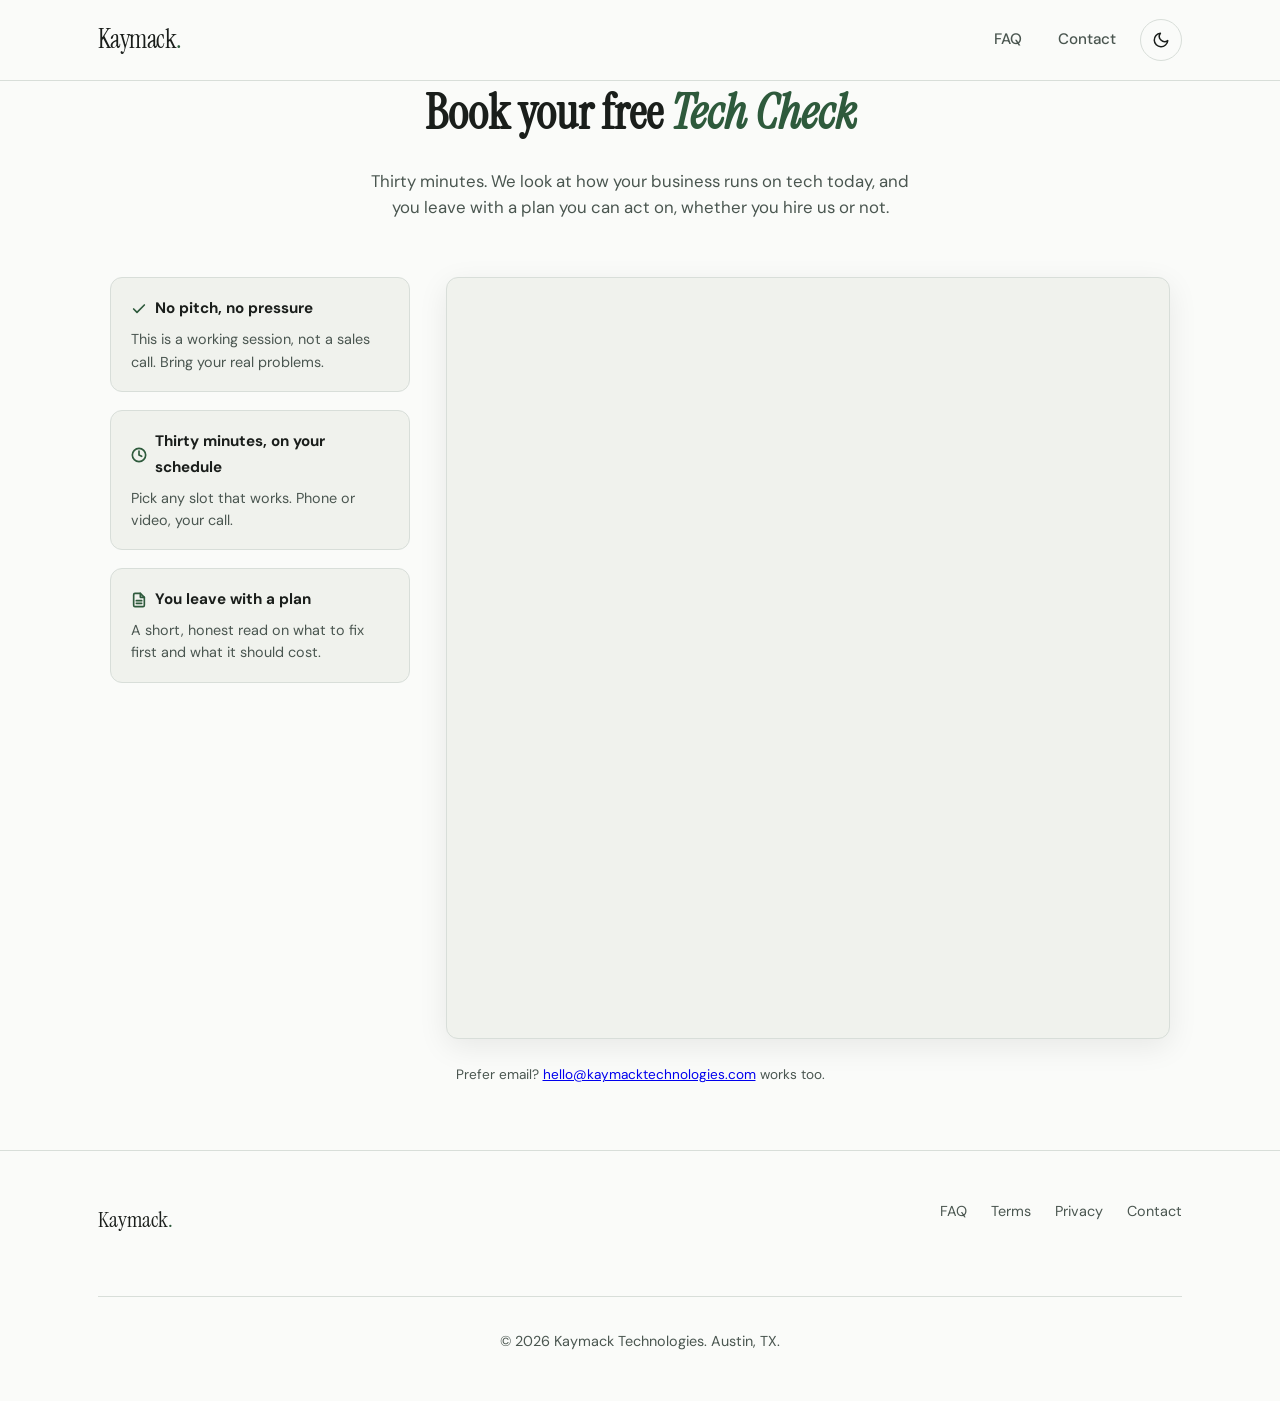
<file: book.html>
<!DOCTYPE html>
<html lang="en">
<head>
    <meta charset="UTF-8">
    <meta name="viewport" content="width=device-width, initial-scale=1.0">
    <title>Book a Tech Check | Kaymack Technologies</title>
    <meta name="description" content="Book a free 30 minute Tech Check. We look at your setup, you leave with a plan, whether you hire us or not.">

    <!-- Open Graph / Social Sharing -->
    <meta property="og:type" content="website">
    <meta property="og:url" content="https://kaymacktechnologies.com/book">
    <meta property="og:title" content="Book a Tech Check | Kaymack Technologies">
    <meta property="og:description" content="A free 30 minute look at your business tech. You leave with a plan, whether you hire us or not.">
    <meta property="og:image" content="https://kaymacktechnologies.com/og-image.png">

    <link rel="icon" type="image/svg+xml" href="favicon.svg">
    <link rel="canonical" href="https://kaymacktechnologies.com/book">
    <meta property="og:site_name" content="Kaymack Technologies">
    <meta property="og:locale" content="en_US">
    <meta name="twitter:card" content="summary_large_image">
    <meta name="twitter:title" content="Book a Tech Check | Kaymack Technologies">
    <meta name="twitter:description" content="A free 30 minute look at your business tech. You leave with a plan, whether you hire us or not.">
    <meta name="twitter:image" content="https://kaymacktechnologies.com/og-image.png">
    <link rel="preconnect" href="https://fonts.googleapis.com">
    <link rel="preconnect" href="https://fonts.gstatic.com" crossorigin>
    <link href="https://fonts.googleapis.com/css2?family=DM+Sans:ital,opsz,wght@0,9..40,400;0,9..40,500;0,9..40,600;0,9..40,700;1,9..40,400&family=Instrument+Serif:ital@0;1&display=swap" rel="stylesheet">
    <link rel="stylesheet" href="styles.css">
    <style>
        .book-hero { padding: 72px 0 20px; text-align: center; }
        .book-hero h1 { font-family: var(--font-display); font-size: clamp(2rem, 5vw, 3rem); }
        .book-hero h1 em { color: var(--color-accent); font-style: italic; }
        .book-sub { color: var(--color-text-muted); max-width: 560px; margin: 14px auto 0; font-size: 1.05rem; line-height: 1.6; }
        .book-grid { display: grid; grid-template-columns: 300px 1fr; gap: 36px; align-items: start; max-width: 1060px; margin: 36px auto 72px; }
        @media (max-width: 860px) { .book-grid { grid-template-columns: 1fr; } }
        .book-points { display: flex; flex-direction: column; gap: 18px; }
        .book-point { background: var(--color-bg-alt); border: 1px solid var(--color-border); border-radius: var(--radius); padding: 18px 20px; }
        .book-point h3 { font-size: 0.95rem; margin-bottom: 6px; display: flex; align-items: center; gap: 8px; }
        .book-point h3 svg { color: var(--color-accent); flex-shrink: 0; }
        .book-point p { color: var(--color-text-muted); font-size: 0.9rem; line-height: 1.55; }
        .book-widget { background: var(--color-bg-alt); border: 1px solid var(--color-border); border-radius: var(--radius); overflow: hidden; box-shadow: var(--shadow-md); }
        #calendly-embed { min-width: 300px; height: 760px; }
        .book-fineprint { text-align: center; color: var(--color-text-muted); font-size: 0.85rem; margin: -48px auto 64px; }
    </style>
</head>
<body>
    <header>
        <div class="container header-inner">
            <a href="/" class="logo">Kaymack<span>.</span></a>
            <div class="header-right">
                <a href="/faq" class="nav-link">FAQ</a>
                <a href="/card" class="nav-link">Contact</a>
                <button class="theme-toggle" id="themeToggle" aria-label="Toggle dark mode">
                    <svg class="moon" width="18" height="18" viewBox="0 0 24 24" fill="none" stroke="currentColor" stroke-width="2" stroke-linecap="round" stroke-linejoin="round"><path d="M21 12.79A9 9 0 1 1 11.21 3 7 7 0 0 0 21 12.79z"></path></svg>
                    <svg class="sun" width="18" height="18" viewBox="0 0 24 24" fill="none" stroke="currentColor" stroke-width="2" stroke-linecap="round" stroke-linejoin="round"><circle cx="12" cy="12" r="5"></circle><line x1="12" y1="1" x2="12" y2="3"></line><line x1="12" y1="21" x2="12" y2="23"></line><line x1="4.22" y1="4.22" x2="5.64" y2="5.64"></line><line x1="18.36" y1="18.36" x2="19.78" y2="19.78"></line><line x1="1" y1="12" x2="3" y2="12"></line><line x1="21" y1="12" x2="23" y2="12"></line><line x1="4.22" y1="19.78" x2="5.64" y2="18.36"></line><line x1="18.36" y1="5.64" x2="19.78" y2="4.22"></line></svg>
                </button>
            </div>
        </div>
    </header>

    <section class="book-hero">
        <div class="container">
            <h1>Book your free <em>Tech Check</em></h1>
            <p class="book-sub">Thirty minutes. We look at how your business runs on tech today, and you leave with a plan you can act on, whether you hire us or not.</p>
        </div>
    </section>

    <div class="container">
        <div class="book-grid">
            <div class="book-points">
                <div class="book-point">
                    <h3><svg width="16" height="16" viewBox="0 0 24 24" fill="none" stroke="currentColor" stroke-width="2.5" stroke-linecap="round" stroke-linejoin="round"><polyline points="20 6 9 17 4 12"/></svg>No pitch, no pressure</h3>
                    <p>This is a working session, not a sales call. Bring your real problems.</p>
                </div>
                <div class="book-point">
                    <h3><svg width="16" height="16" viewBox="0 0 24 24" fill="none" stroke="currentColor" stroke-width="2.5" stroke-linecap="round" stroke-linejoin="round"><circle cx="12" cy="12" r="10"/><polyline points="12 6 12 12 16 14"/></svg>Thirty minutes, on your schedule</h3>
                    <p>Pick any slot that works. Phone or video, your call.</p>
                </div>
                <div class="book-point">
                    <h3><svg width="16" height="16" viewBox="0 0 24 24" fill="none" stroke="currentColor" stroke-width="2.5" stroke-linecap="round" stroke-linejoin="round"><path d="M14 2H6a2 2 0 0 0-2 2v16a2 2 0 0 0 2 2h12a2 2 0 0 0 2-2V8z"/><polyline points="14 2 14 8 20 8"/><line x1="16" y1="13" x2="8" y2="13"/><line x1="16" y1="17" x2="8" y2="17"/></svg>You leave with a plan</h3>
                    <p>A short, honest read on what to fix first and what it should cost.</p>
                </div>
            </div>
            <div class="book-widget">
                <div id="calendly-embed" style="min-width:300px;height:760px;"></div>
            </div>
        </div>
    </div>
    <p class="book-fineprint">Prefer email? <a href="/card">hello@kaymacktechnologies.com</a> works too.</p>

    <footer>
        <div class="container">
            <div class="footer-inner">
                <div class="footer-logo">Kaymack<span>.</span></div>
                <div class="footer-links">
                    <a href="/faq">FAQ</a>
                    <a href="/terms">Terms</a>
                    <a href="/privacy">Privacy</a>
                    <a href="/card">Contact</a>
                </div>
                <div class="footer-copy">&copy; <span id="year"></span> Kaymack Technologies. Austin, TX.</div>
            </div>
        </div>
    </footer>

    <script src="main.js"></script>
    <script>
        // Build the Calendly embed URL: brand colors for the current theme, the
        // visitor's stored attribution (first touch wins, same as every CTA),
        // and optional name/email prefill from links the sales team sends.
        (function () {
            var base = 'https://calendly.com/isaac-kaymacktechnologies/30min';
            var dark = document.documentElement.getAttribute('data-theme') === 'dark' ||
                (!document.documentElement.getAttribute('data-theme') && window.matchMedia('(prefers-color-scheme: dark)').matches);
            var q = new URLSearchParams({ hide_gdpr_banner: '1', hide_event_type_details: '1' });
            q.set('primary_color', dark ? '6BBF7A' : '2E5A3C');
            q.set('background_color', dark ? '1A1F1B' : 'F0F2ED');
            q.set('text_color', dark ? 'F0F4F1' : '1A1E1B');
            var here = new URLSearchParams(location.search);
            var stored = {};
            try { stored = JSON.parse(sessionStorage.getItem('km_attr')) || {}; } catch (e) { stored = {}; }
            ['utm_source', 'utm_medium', 'utm_campaign', 'utm_term', 'utm_content'].forEach(function (k) {
                var v = here.get(k) || stored[k];
                if (v) q.set(k, v);
            });
            if (!q.get('utm_source')) q.set('utm_source', 'website');
            if (here.get('name')) q.set('name', here.get('name'));
            if (here.get('email')) q.set('email', here.get('email'));
            // Host the iframe directly instead of using Calendly's widget.js.
            // Their helper listens for step changes inside the calendar and
            // scrolls the page on every click; the raw iframe is the same
            // embed without that behavior.
            q.set('embed_domain', location.host);
            q.set('embed_type', 'Inline');
            var f = document.createElement('iframe');
            f.src = base + '?' + q.toString();
            f.width = '100%';
            f.height = '100%';
            f.frameBorder = '0';
            f.title = 'Book a Tech Check';
            document.getElementById('calendly-embed').appendChild(f);
        })();
    </script>
</body>
</html>
</file>
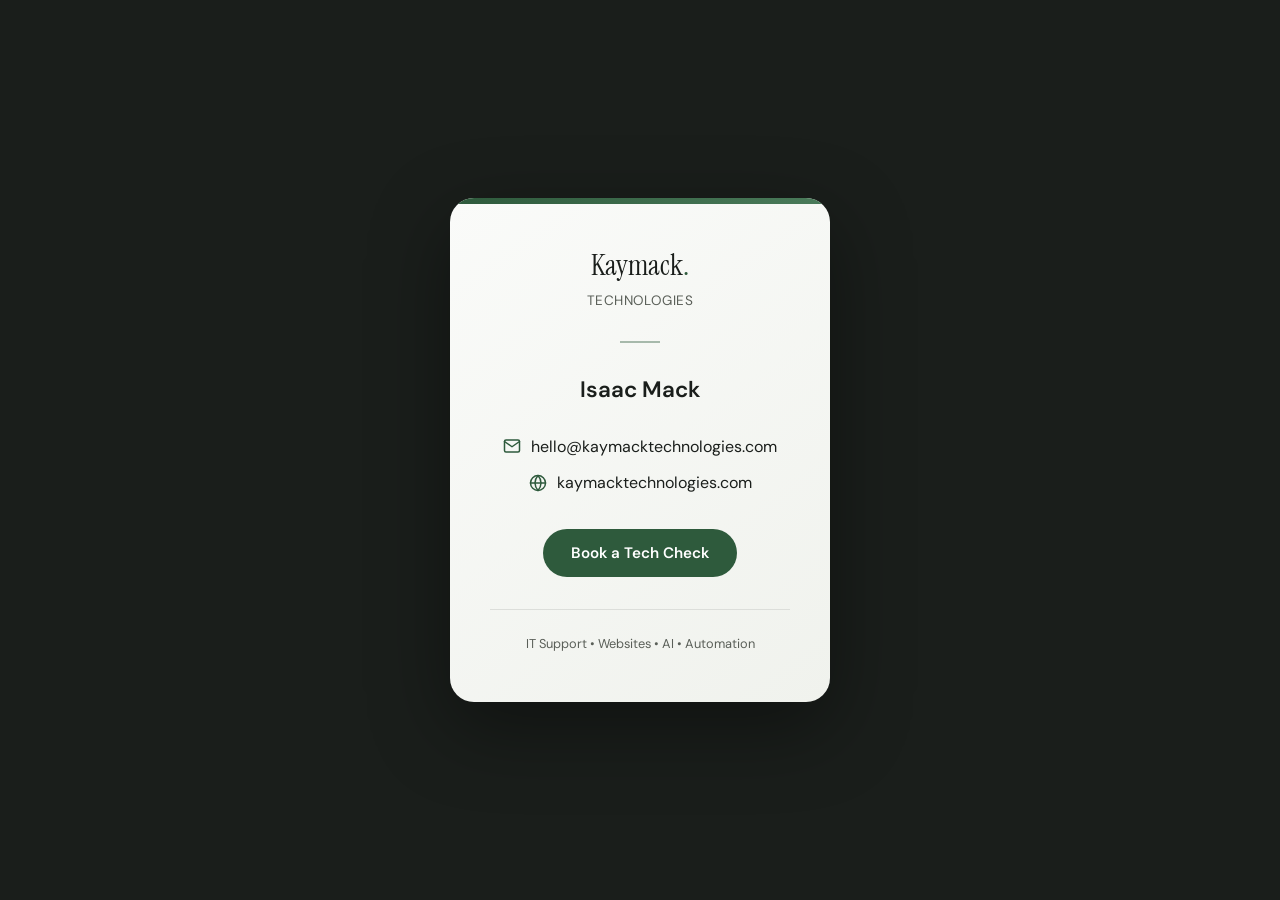
<file: card.html>
<!DOCTYPE html>
<html lang="en">
<head>
    <meta charset="UTF-8">
    <meta name="viewport" content="width=device-width, initial-scale=1.0">
    <title>Isaac Mack — Kaymack Technologies</title>
    <meta name="description" content="Contact card for Isaac Mack, Kaymack Technologies. IT support, websites, and automation for small business.">
    <link rel="canonical" href="https://kaymacktechnologies.com/card">
    <meta name="robots" content="noindex, follow">
    <meta property="og:type" content="profile">
    <meta property="og:site_name" content="Kaymack Technologies">
    <meta property="og:url" content="https://kaymacktechnologies.com/card">
    <meta property="og:title" content="Isaac Mack | Kaymack Technologies">
    <meta property="og:description" content="IT support, websites, and automation for small business.">
    <meta property="og:image" content="https://kaymacktechnologies.com/og-image.png">
    <meta name="twitter:card" content="summary_large_image">
    <link rel="icon" type="image/svg+xml" href="favicon.svg">
    <link rel="preconnect" href="https://fonts.googleapis.com">
    <link rel="preconnect" href="https://fonts.gstatic.com" crossorigin>
    <link href="https://fonts.googleapis.com/css2?family=DM+Sans:wght@400;500;600&family=Instrument+Serif&display=swap" rel="stylesheet">
    <style>
        * {
            margin: 0;
            padding: 0;
            box-sizing: border-box;
        }
        body {
            font-family: 'DM Sans', sans-serif;
            background: #1A1E1B;
            min-height: 100vh;
            display: flex;
            align-items: center;
            justify-content: center;
            padding: 20px;
        }
        .card {
            background: linear-gradient(145deg, #FAFBF9 0%, #F0F2ED 100%);
            border-radius: 24px;
            padding: 48px 40px;
            max-width: 380px;
            width: 100%;
            text-align: center;
            box-shadow: 0 25px 80px rgba(0,0,0,0.4);
            position: relative;
            overflow: hidden;
        }
        .card::before {
            content: '';
            position: absolute;
            top: 0;
            left: 0;
            right: 0;
            height: 6px;
            background: linear-gradient(90deg, #2E5A3C 0%, #4A7B5A 100%);
        }
        .logo {
            font-family: 'Instrument Serif', serif;
            font-size: 1.8rem;
            color: #1A1E1B;
            margin-bottom: 8px;
        }
        .logo span {
            color: #2E5A3C;
        }
        .tagline {
            font-size: 0.85rem;
            color: #5A5F58;
            margin-bottom: 32px;
            letter-spacing: 0.03em;
        }
        .divider {
            width: 40px;
            height: 2px;
            background: #2E5A3C;
            margin: 0 auto 32px;
            opacity: 0.4;
        }
        .name {
            font-size: 1.4rem;
            font-weight: 600;
            color: #1A1E1B;
            margin-bottom: 32px;
        }
        .contact-list {
            list-style: none;
            margin-bottom: 32px;
        }
        .contact-list li {
            margin-bottom: 12px;
        }
        .contact-list a {
            display: inline-flex;
            align-items: center;
            gap: 10px;
            color: #1A1E1B;
            text-decoration: none;
            font-size: 1rem;
            transition: color 0.2s ease;
        }
        .contact-list a:hover {
            color: #2E5A3C;
        }
        .contact-list svg {
            width: 18px;
            height: 18px;
            color: #2E5A3C;
        }
        .cta {
            display: inline-block;
            padding: 14px 28px;
            background: #2E5A3C;
            color: white;
            text-decoration: none;
            font-weight: 600;
            font-size: 0.95rem;
            border-radius: 100px;
            transition: all 0.3s ease;
        }
        .cta:hover {
            background: #234530;
            transform: translateY(-2px);
            box-shadow: 0 8px 20px rgba(46, 90, 60, 0.3);
        }
        .services {
            margin-top: 32px;
            padding-top: 24px;
            border-top: 1px solid #DCDEDA;
        }
        .services p {
            font-size: 0.8rem;
            color: #5A5F58;
            line-height: 1.6;
        }
    </style>
</head>
<body>
    <div class="card">
        <div class="logo">Kaymack<span>.</span></div>
        <div class="tagline">TECHNOLOGIES</div>
        <div class="divider"></div>
        <div class="name">Isaac Mack</div>
        <ul class="contact-list">
            <li>
            </li>
            <li>
                <a id="email-link" href="#">
                    <svg viewBox="0 0 24 24" fill="none" stroke="currentColor" stroke-width="2" stroke-linecap="round" stroke-linejoin="round"><rect x="2" y="4" width="20" height="16" rx="2"></rect><path d="M22 6l-10 7L2 6"></path></svg>
                    <span id="email-text"></span>
                </a>
            </li>
            <li>
                <a href="https://kaymacktechnologies.com">
                    <svg viewBox="0 0 24 24" fill="none" stroke="currentColor" stroke-width="2" stroke-linecap="round" stroke-linejoin="round"><circle cx="12" cy="12" r="10"></circle><line x1="2" y1="12" x2="22" y2="12"></line><path d="M12 2a15.3 15.3 0 0 1 4 10 15.3 15.3 0 0 1-4 10 15.3 15.3 0 0 1-4-10 15.3 15.3 0 0 1 4-10z"></path></svg>
                    kaymacktechnologies.com
                </a>
            </li>
        </ul>
        <a href="/book" class="cta">Book a Tech Check</a>
        <div class="services">
            <p>IT Support • Websites • AI • Automation</p>
        </div>
    </div>
    <script>
        // Build email via JS to bypass Cloudflare email protection.
        // hello@ feeds the CRM: every email to it becomes an unassigned lead.
        var u = 'hello';
        var d = 'kaymacktechnologies.com';
        var e = u + '@' + d;
        document.getElementById('email-link').href = 'mailto:' + e;
        document.getElementById('email-text').textContent = e;
    </script>
</body>
</html>
</file>
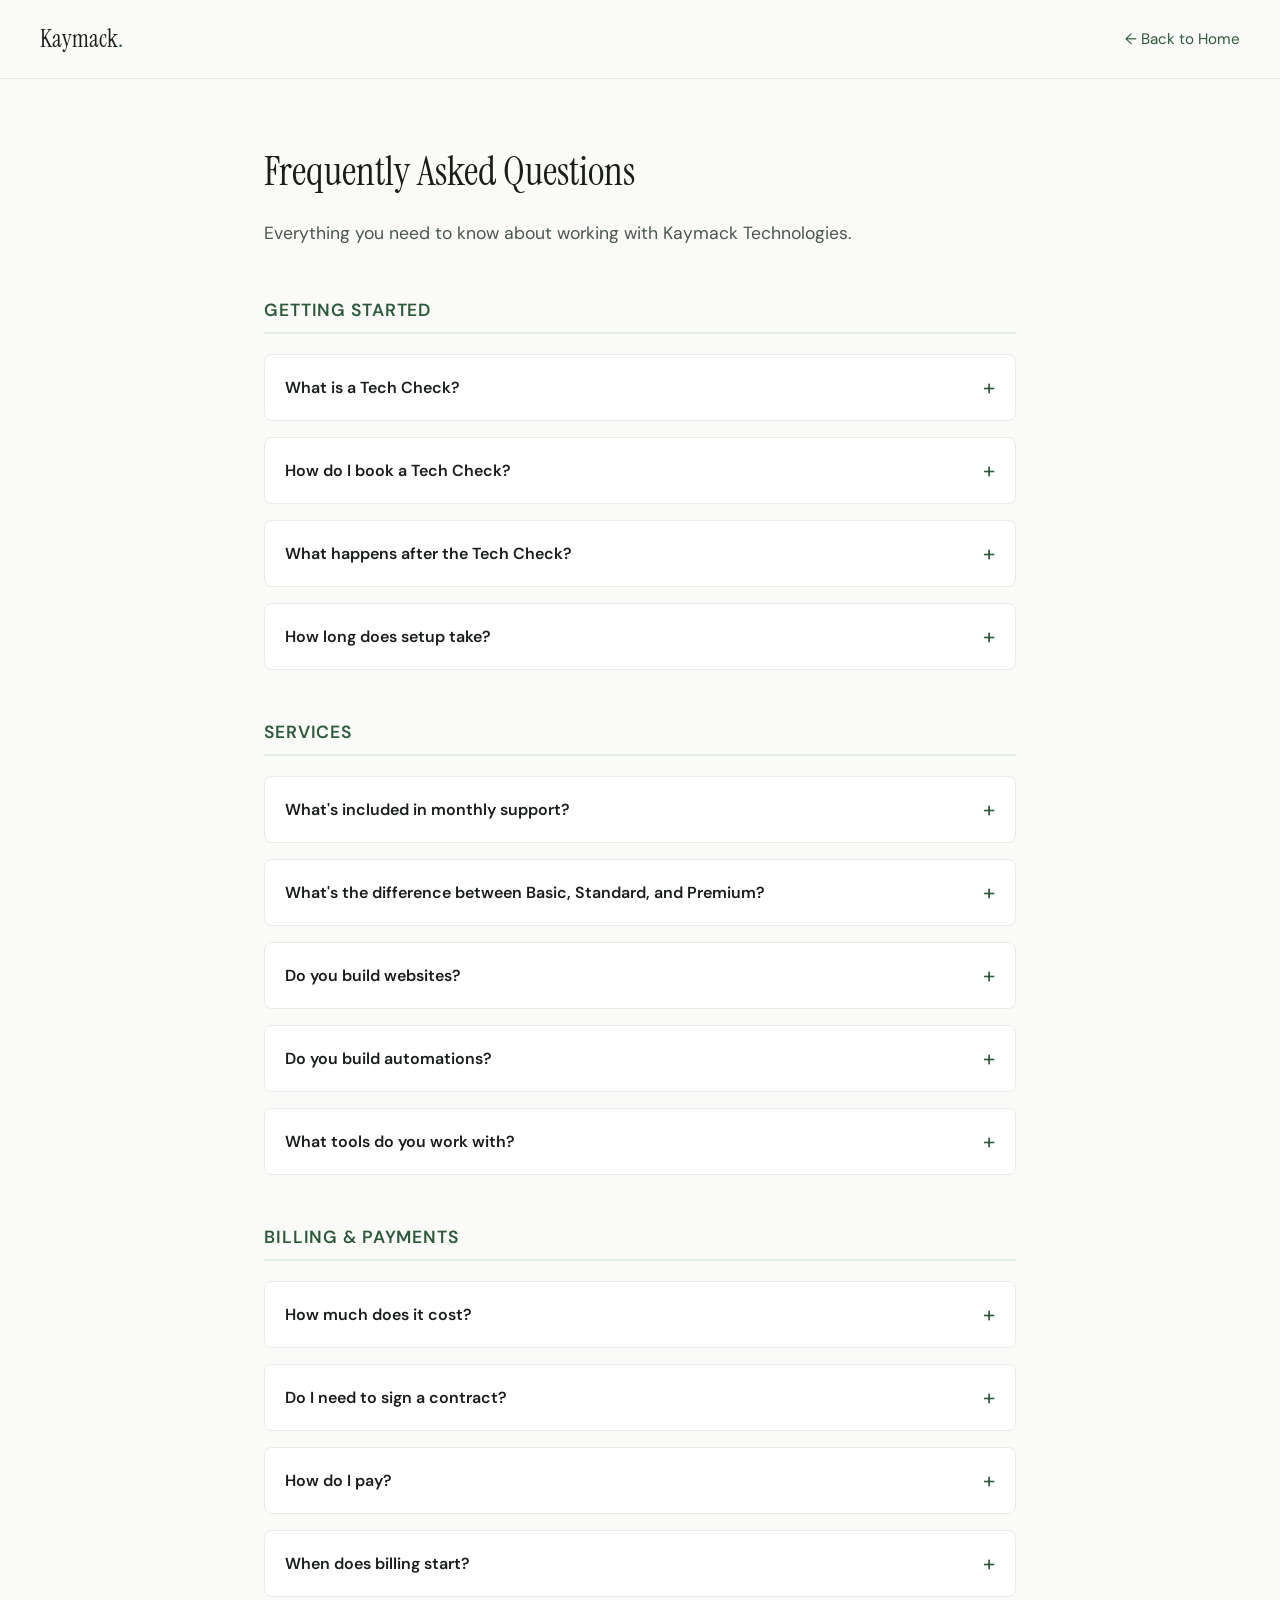
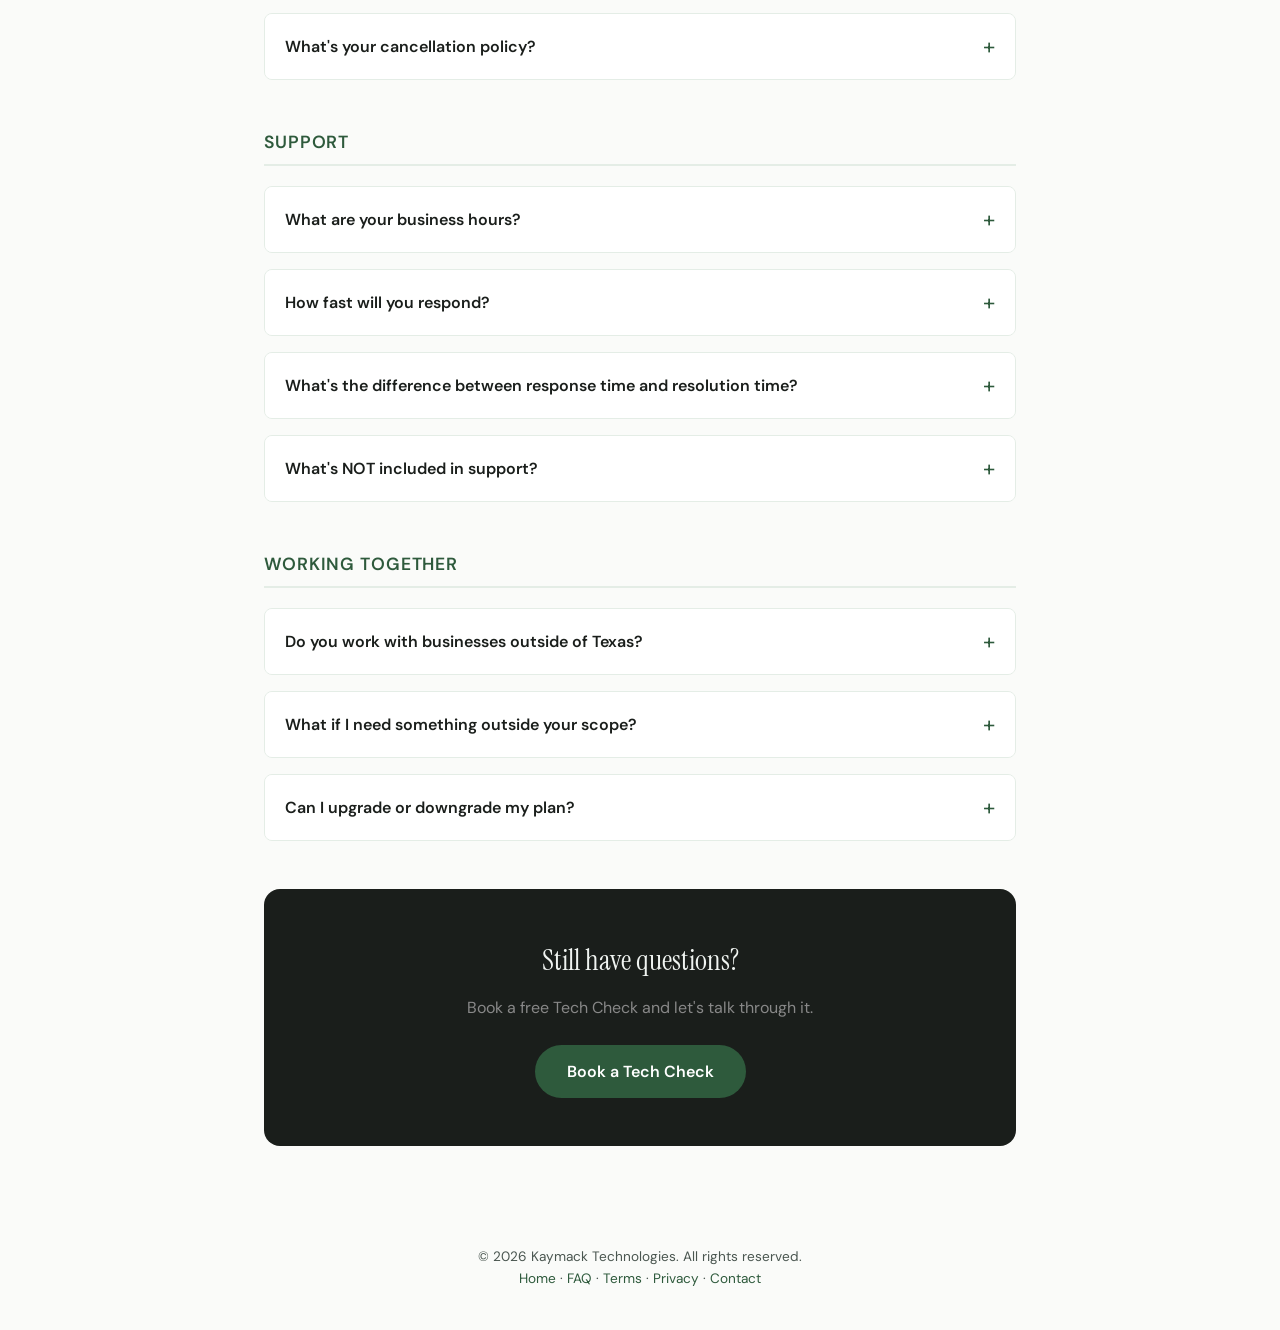
<file: faq.html>
<!DOCTYPE html>
<html lang="en">
<head>
    <meta charset="UTF-8">
    <meta name="viewport" content="width=device-width, initial-scale=1.0">
    <title>FAQ | Kaymack Technologies</title>
    <meta name="description" content="Frequently asked questions about Kaymack Technologies IT support, websites, and automation services.">
    <link rel="icon" type="image/svg+xml" href="favicon.svg">
    <link rel="canonical" href="https://kaymacktechnologies.com/faq">
    <meta property="og:type" content="website">
    <meta property="og:site_name" content="Kaymack Technologies">
    <meta property="og:locale" content="en_US">
    <meta property="og:url" content="https://kaymacktechnologies.com/faq">
    <meta property="og:title" content="FAQ | Kaymack Technologies">
    <meta property="og:description" content="Answers on Tech Checks, monthly support plans, websites, automation, billing, and how we work.">
    <meta property="og:image" content="https://kaymacktechnologies.com/og-image.png">
    <meta name="twitter:card" content="summary_large_image">
    <meta name="twitter:title" content="FAQ | Kaymack Technologies">
    <meta name="twitter:description" content="Answers on Tech Checks, monthly support plans, websites, automation, billing, and how we work.">
    <meta name="twitter:image" content="https://kaymacktechnologies.com/og-image.png">
    <script type="application/ld+json">
{
      "@context": "https://schema.org",
      "@type": "FAQPage",
      "mainEntity": [
            {
                  "@type": "Question",
                  "name": "What is a Tech Check?",
                  "acceptedAnswer": {
                        "@type": "Answer",
                        "text": "A Tech Check is a free 30-minute call where we look at your current tech setup, identify what's working and what's not, and figure out if we're a good fit to work together. No sales pitch, just an honest conversation about your needs."
                  }
            },
            {
                  "@type": "Question",
                  "name": "How do I book a Tech Check?",
                  "acceptedAnswer": {
                        "@type": "Answer",
                        "text": "You can book a Tech Check directly on our website. Just click the \"Book a Tech Check\" button and pick a time that works for you. You'll get a confirmation email with all the details."
                  }
            },
            {
                  "@type": "Question",
                  "name": "What happens after the Tech Check?",
                  "acceptedAnswer": {
                        "@type": "Answer",
                        "text": "After our call, I'll send you a proposal outlining what I found, what I recommend, and what it'll cost. If it makes sense for both of us, we move forward. If not, no hard feelings."
                  }
            },
            {
                  "@type": "Question",
                  "name": "How long does setup take?",
                  "acceptedAnswer": {
                        "@type": "Answer",
                        "text": "It depends on the package. Light setups typically take 1-2 weeks. Standard setups take 2-3 weeks. Full setups with websites and training can take 3-4 weeks. I'll give you a clear timeline in your proposal."
                  }
            },
            {
                  "@type": "Question",
                  "name": "What's included in monthly support?",
                  "acceptedAnswer": {
                        "@type": "Answer",
                        "text": "Monthly support includes ongoing help with your tech, answering questions, troubleshooting issues, maintaining your website, and keeping your automations running. The level of support depends on your plan (Basic, Standard, or Premium)."
                  }
            },
            {
                  "@type": "Question",
                  "name": "What's the difference between Basic, Standard, and Premium?",
                  "acceptedAnswer": {
                        "@type": "Answer",
                        "text": "Basic ($100/mo) \u2014 Email support, 48-hour response, monthly check-in. Standard ($175/mo) \u2014 Email + text support, 24-hour response, monthly check-in, website maintenance, 1 automation maintained. Premium ($250/mo) \u2014 Email, text + phone support, same-day response, bi-weekly check-ins, all automations maintained, monthly strategy session."
                  }
            },
            {
                  "@type": "Question",
                  "name": "Do you build websites?",
                  "acceptedAnswer": {
                        "@type": "Answer",
                        "text": "Yes. Website builds are included in the Full setup package ($2,000). I build clean, simple sites that work, not overcomplicated templates that break. If you just need a landing page or updates to an existing site, we can discuss that too."
                  }
            },
            {
                  "@type": "Question",
                  "name": "Do you build automations?",
                  "acceptedAnswer": {
                        "@type": "Answer",
                        "text": "Yes. Automations are included in the Standard and Full setup packages. I use tools like Zapier to connect your apps, things like automatically adding new leads to your CRM, sending follow-up emails, or syncing data between tools."
                  }
            },
            {
                  "@type": "Question",
                  "name": "What tools do you work with?",
                  "acceptedAnswer": {
                        "@type": "Answer",
                        "text": "I work with most common small business tools. Google Workspace, Microsoft 365, Notion, Calendly, Stripe, Square, Shopify, Zapier, and more. If you use something I haven't worked with before, I'll learn it or let you know upfront."
                  }
            },
            {
                  "@type": "Question",
                  "name": "How much does it cost?",
                  "acceptedAnswer": {
                        "@type": "Answer",
                        "text": "Setup packages range from $400-$2,000 (one-time). Monthly support ranges from $100-$250/month. Most clients start with a Standard setup ($800) and Standard monthly plan ($175/mo)."
                  }
            },
            {
                  "@type": "Question",
                  "name": "Do I need to sign a contract?",
                  "acceptedAnswer": {
                        "@type": "Answer",
                        "text": "No contracts. Everything is month-to-month. I'd rather earn your business every month than lock you into something you can't get out of."
                  }
            },
            {
                  "@type": "Question",
                  "name": "How do I pay?",
                  "acceptedAnswer": {
                        "@type": "Answer",
                        "text": "I accept credit/debit cards and ACH transfers through Stripe. You'll receive a payment link after your proposal is approved."
                  }
            },
            {
                  "@type": "Question",
                  "name": "When does billing start?",
                  "acceptedAnswer": {
                        "@type": "Answer",
                        "text": "Setup fees are due before work begins. Monthly billing starts on the 1st of the month after your setup is complete."
                  }
            },
            {
                  "@type": "Question",
                  "name": "What's your cancellation policy?",
                  "acceptedAnswer": {
                        "@type": "Answer",
                        "text": "You can cancel anytime with 14 days notice. No penalties, no hard feelings. I'll make sure you have everything you need to transition smoothly."
                  }
            },
            {
                  "@type": "Question",
                  "name": "What are your business hours?",
                  "acceptedAnswer": {
                        "@type": "Answer",
                        "text": "Monday through Friday, 1pm to 9pm Central Time. I don't offer 24/7 support, but I do respond within the timeframe promised by your plan. Evening hours mean you can reach me after your own workday, when most shops have closed."
                  }
            },
            {
                  "@type": "Question",
                  "name": "How fast will you respond?",
                  "acceptedAnswer": {
                        "@type": "Answer",
                        "text": "Response times depend on your plan: Basic \u2014 Within 48 hours Standard \u2014 Within 24 hours Premium \u2014 Same business day"
                  }
            },
            {
                  "@type": "Question",
                  "name": "What's the difference between response time and resolution time?",
                  "acceptedAnswer": {
                        "@type": "Answer",
                        "text": "Response time is how quickly I'll acknowledge your request and start looking into it. Resolution time is how long it takes to actually fix the issue, which depends on complexity. I'll always keep you updated on progress."
                  }
            },
            {
                  "@type": "Question",
                  "name": "What's NOT included in support?",
                  "acceptedAnswer": {
                        "@type": "Answer",
                        "text": "Monthly support covers maintenance and troubleshooting, not new builds. If you need a new website, new automations, or major changes, that's a separate project with its own scope and pricing. I'll always be clear about what's included and what's extra."
                  }
            },
            {
                  "@type": "Question",
                  "name": "Do you work with businesses outside of Texas?",
                  "acceptedAnswer": {
                        "@type": "Answer",
                        "text": "Yes. Most of my work is done remotely, so location doesn't matter. As long as we can get on a call and you have internet, we're good."
                  }
            },
            {
                  "@type": "Question",
                  "name": "What if I need something outside your scope?",
                  "acceptedAnswer": {
                        "@type": "Answer",
                        "text": "I'll be honest with you. If it's something I can learn quickly, I'll take it on. If it's outside my wheelhouse, I'll tell you and try to point you in the right direction."
                  }
            },
            {
                  "@type": "Question",
                  "name": "Can I upgrade or downgrade my plan?",
                  "acceptedAnswer": {
                        "@type": "Answer",
                        "text": "Yes. You can change your plan at any time. Upgrades take effect immediately. Downgrades take effect at the start of the next billing cycle."
                  }
            }
      ]
}
    </script>
    <link rel="preconnect" href="https://fonts.googleapis.com">
    <link rel="preconnect" href="https://fonts.gstatic.com" crossorigin>
    <link href="https://fonts.googleapis.com/css2?family=DM+Sans:wght@400;500;600;700&family=Instrument+Serif&display=swap" rel="stylesheet">
    <style>
        * {
            margin: 0;
            padding: 0;
            box-sizing: border-box;
        }
        body {
            font-family: 'DM Sans', sans-serif;
            background: #FAFBF9;
            color: #1A1E1B;
            line-height: 1.6;
        }
        header {
            padding: 20px 40px;
            display: flex;
            justify-content: space-between;
            align-items: center;
            border-bottom: 1px solid #E4EDE6;
        }
        .logo {
            font-family: 'Instrument Serif', serif;
            font-size: 1.5rem;
            color: #1A1E1B;
            text-decoration: none;
        }
        .logo span {
            color: #2E5A3C;
        }
        .back-link {
            color: #2E5A3C;
            text-decoration: none;
            font-size: 0.95rem;
        }
        .back-link:hover {
            text-decoration: underline;
        }
        main {
            max-width: 800px;
            margin: 0 auto;
            padding: 60px 24px;
        }
        h1 {
            font-family: 'Instrument Serif', serif;
            font-size: 2.5rem;
            font-weight: 400;
            margin-bottom: 16px;
        }
        .subtitle {
            color: #4A5650;
            margin-bottom: 48px;
            font-size: 1.1rem;
        }
        .faq-section {
            margin-bottom: 48px;
        }
        .faq-section h2 {
            font-size: 1.1rem;
            font-weight: 600;
            color: #2E5A3C;
            text-transform: uppercase;
            letter-spacing: 0.05em;
            margin-bottom: 20px;
            padding-bottom: 8px;
            border-bottom: 2px solid #E4EDE6;
        }
        .faq-item {
            margin-bottom: 16px;
            border: 1px solid #E4EDE6;
            border-radius: 8px;
            overflow: hidden;
        }
        .faq-question {
            width: 100%;
            padding: 18px 20px;
            background: #fff;
            border: none;
            text-align: left;
            font-size: 1rem;
            font-weight: 600;
            color: #1A1E1B;
            cursor: pointer;
            display: flex;
            justify-content: space-between;
            align-items: center;
            font-family: 'DM Sans', sans-serif;
        }
        .faq-question:hover {
            background: #F0F2ED;
        }
        .faq-question::after {
            content: '+';
            font-size: 1.4rem;
            color: #2E5A3C;
            font-weight: 400;
            transition: transform 0.2s ease;
        }
        .faq-item.open .faq-question::after {
            content: '−';
        }
        .faq-answer {
            display: none;
            padding: 0 20px 20px;
            background: #fff;
            color: #4A5650;
            font-size: 0.95rem;
            line-height: 1.7;
        }
        .faq-item.open .faq-answer {
            display: block;
        }
        .faq-answer a {
            color: #2E5A3C;
        }
        .cta-section {
            text-align: center;
            padding: 48px;
            background: #1A1E1B;
            border-radius: 16px;
            margin-top: 48px;
        }
        .cta-section h2 {
            font-family: 'Instrument Serif', serif;
            font-size: 1.8rem;
            font-weight: 400;
            color: #F0F4F1;
            margin-bottom: 12px;
        }
        .cta-section p {
            color: #888;
            margin-bottom: 24px;
        }
        .cta-button {
            display: inline-block;
            padding: 14px 32px;
            background: #2E5A3C;
            color: white;
            text-decoration: none;
            font-weight: 600;
            border-radius: 100px;
            transition: background 0.2s ease;
        }
        .cta-button:hover {
            background: #234530;
        }
        footer {
            text-align: center;
            padding: 40px 24px;
            color: #4A5650;
            font-size: 0.85rem;
        }
        footer a {
            color: #2E5A3C;
            text-decoration: none;
        }
    </style>
</head>
<body>
    <header>
        <a href="/" class="logo">Kaymack<span>.</span></a>
        <a href="/" class="back-link">← Back to Home</a>
    </header>
    
    <main>
        <h1>Frequently Asked Questions</h1>
        <p class="subtitle">Everything you need to know about working with Kaymack Technologies.</p>
        
        <!-- Getting Started -->
        <section class="faq-section">
            <h2>Getting Started</h2>
            
            <div class="faq-item">
                <button class="faq-question">What is a Tech Check?</button>
                <div class="faq-answer">
                    A Tech Check is a free 30-minute call where we look at your current tech setup, identify what's working and what's not, and figure out if we're a good fit to work together. No sales pitch, just an honest conversation about your needs.
                </div>
            </div>
            
            <div class="faq-item">
                <button class="faq-question">How do I book a Tech Check?</button>
                <div class="faq-answer">
                    You can book a Tech Check directly on our website. Just click the "Book a Tech Check" button and pick a time that works for you. You'll get a confirmation email with all the details.
                </div>
            </div>
            
            <div class="faq-item">
                <button class="faq-question">What happens after the Tech Check?</button>
                <div class="faq-answer">
                    After our call, I'll send you a proposal outlining what I found, what I recommend, and what it'll cost. If it makes sense for both of us, we move forward. If not, no hard feelings.
                </div>
            </div>
            
            <div class="faq-item">
                <button class="faq-question">How long does setup take?</button>
                <div class="faq-answer">
                    It depends on the package. Light setups typically take 1-2 weeks. Standard setups take 2-3 weeks. Full setups with websites and training can take 3-4 weeks. I'll give you a clear timeline in your proposal.
                </div>
            </div>
        </section>
        
        <!-- Services -->
        <section class="faq-section">
            <h2>Services</h2>
            
            <div class="faq-item">
                <button class="faq-question">What's included in monthly support?</button>
                <div class="faq-answer">
                    Monthly support includes ongoing help with your tech, answering questions, troubleshooting issues, maintaining your website, and keeping your automations running. The level of support depends on your plan (Basic, Standard, or Premium).
                </div>
            </div>
            
            <div class="faq-item">
                <button class="faq-question">What's the difference between Basic, Standard, and Premium?</button>
                <div class="faq-answer">
                    <strong>Basic ($100/mo)</strong> — Email support, 48-hour response, monthly check-in.<br><br>
                    <strong>Standard ($175/mo)</strong> — Email + text support, 24-hour response, monthly check-in, website maintenance, 1 automation maintained.<br><br>
                    <strong>Premium ($250/mo)</strong> — Email, text + phone support, same-day response, bi-weekly check-ins, all automations maintained, monthly strategy session.
                </div>
            </div>
            
            <div class="faq-item">
                <button class="faq-question">Do you build websites?</button>
                <div class="faq-answer">
                    Yes. Website builds are included in the Full setup package ($2,000). I build clean, simple sites that work, not overcomplicated templates that break. If you just need a landing page or updates to an existing site, we can discuss that too.
                </div>
            </div>
            
            <div class="faq-item">
                <button class="faq-question">Do you build automations?</button>
                <div class="faq-answer">
                    Yes. Automations are included in the Standard and Full setup packages. I use tools like Zapier to connect your apps, things like automatically adding new leads to your CRM, sending follow-up emails, or syncing data between tools.
                </div>
            </div>
            
            <div class="faq-item">
                <button class="faq-question">What tools do you work with?</button>
                <div class="faq-answer">
                    I work with most common small business tools. Google Workspace, Microsoft 365, Notion, Calendly, Stripe, Square, Shopify, Zapier, and more. If you use something I haven't worked with before, I'll learn it or let you know upfront.
                </div>
            </div>
        </section>
        
        <!-- Billing & Payments -->
        <section class="faq-section">
            <h2>Billing & Payments</h2>
            
            <div class="faq-item">
                <button class="faq-question">How much does it cost?</button>
                <div class="faq-answer">
                    Setup packages range from $400-$2,000 (one-time). Monthly support ranges from $100-$250/month. Most clients start with a Standard setup ($800) and Standard monthly plan ($175/mo).
                </div>
            </div>
            
            <div class="faq-item">
                <button class="faq-question">Do I need to sign a contract?</button>
                <div class="faq-answer">
                    No contracts. Everything is month-to-month. I'd rather earn your business every month than lock you into something you can't get out of.
                </div>
            </div>
            
            <div class="faq-item">
                <button class="faq-question">How do I pay?</button>
                <div class="faq-answer">
                    I accept credit/debit cards and ACH transfers through Stripe. You'll receive a payment link after your proposal is approved.
                </div>
            </div>
            
            <div class="faq-item">
                <button class="faq-question">When does billing start?</button>
                <div class="faq-answer">
                    Setup fees are due before work begins. Monthly billing starts on the 1st of the month after your setup is complete.
                </div>
            </div>
            
            <div class="faq-item">
                <button class="faq-question">What's your cancellation policy?</button>
                <div class="faq-answer">
                    You can cancel anytime with 14 days notice. No penalties, no hard feelings. I'll make sure you have everything you need to transition smoothly.
                </div>
            </div>
        </section>
        
        <!-- Support -->
        <section class="faq-section">
            <h2>Support</h2>
            
            <div class="faq-item">
                <button class="faq-question">What are your business hours?</button>
                <div class="faq-answer">
                    Monday through Friday, 1pm to 9pm Central Time. I don't offer 24/7 support, but I do respond within the timeframe promised by your plan. Evening hours mean you can reach me after your own workday, when most shops have closed.
                </div>
            </div>
            
            <div class="faq-item">
                <button class="faq-question">How fast will you respond?</button>
                <div class="faq-answer">
                    Response times depend on your plan:<br><br>
                    <strong>Basic</strong> — Within 48 hours<br>
                    <strong>Standard</strong> — Within 24 hours<br>
                    <strong>Premium</strong> — Same business day
                </div>
            </div>
            
            <div class="faq-item">
                <button class="faq-question">What's the difference between response time and resolution time?</button>
                <div class="faq-answer">
                    Response time is how quickly I'll acknowledge your request and start looking into it. Resolution time is how long it takes to actually fix the issue, which depends on complexity. I'll always keep you updated on progress.
                </div>
            </div>
            
            <div class="faq-item">
                <button class="faq-question">What's NOT included in support?</button>
                <div class="faq-answer">
                    Monthly support covers maintenance and troubleshooting, not new builds. If you need a new website, new automations, or major changes, that's a separate project with its own scope and pricing. I'll always be clear about what's included and what's extra.
                </div>
            </div>
        </section>
        
        <!-- Working Together -->
        <section class="faq-section">
            <h2>Working Together</h2>
            
            <div class="faq-item">
                <button class="faq-question">Do you work with businesses outside of Texas?</button>
                <div class="faq-answer">
                    Yes. Most of my work is done remotely, so location doesn't matter. As long as we can get on a call and you have internet, we're good.
                </div>
            </div>
            
            <div class="faq-item">
                <button class="faq-question">What if I need something outside your scope?</button>
                <div class="faq-answer">
                    I'll be honest with you. If it's something I can learn quickly, I'll take it on. If it's outside my wheelhouse, I'll tell you and try to point you in the right direction.
                </div>
            </div>
            
            <div class="faq-item">
                <button class="faq-question">Can I upgrade or downgrade my plan?</button>
                <div class="faq-answer">
                    Yes. You can change your plan at any time. Upgrades take effect immediately. Downgrades take effect at the start of the next billing cycle.
                </div>
            </div>
        </section>
        
        <div class="cta-section">
            <h2>Still have questions?</h2>
            <p>Book a free Tech Check and let's talk through it.</p>
            <a href="/book" class="cta-button">Book a Tech Check</a>
        </div>
    </main>
    
    <footer>
        <p>© <span id="year"></span> Kaymack Technologies. All rights reserved.</p>
        <p><a href="/">Home</a> · <a href="/faq">FAQ</a> · <a href="/terms">Terms</a> · <a href="/privacy">Privacy</a> · <a href="/card">Contact</a></p>
    </footer>
    
    <script>
        document.querySelectorAll('.faq-question').forEach(button => {
            button.addEventListener('click', () => {
                const item = button.parentElement;
                item.classList.toggle('open');
            });
        });
        document.getElementById('year').textContent = new Date().getFullYear();
    </script>
</body>
</html>
</file>
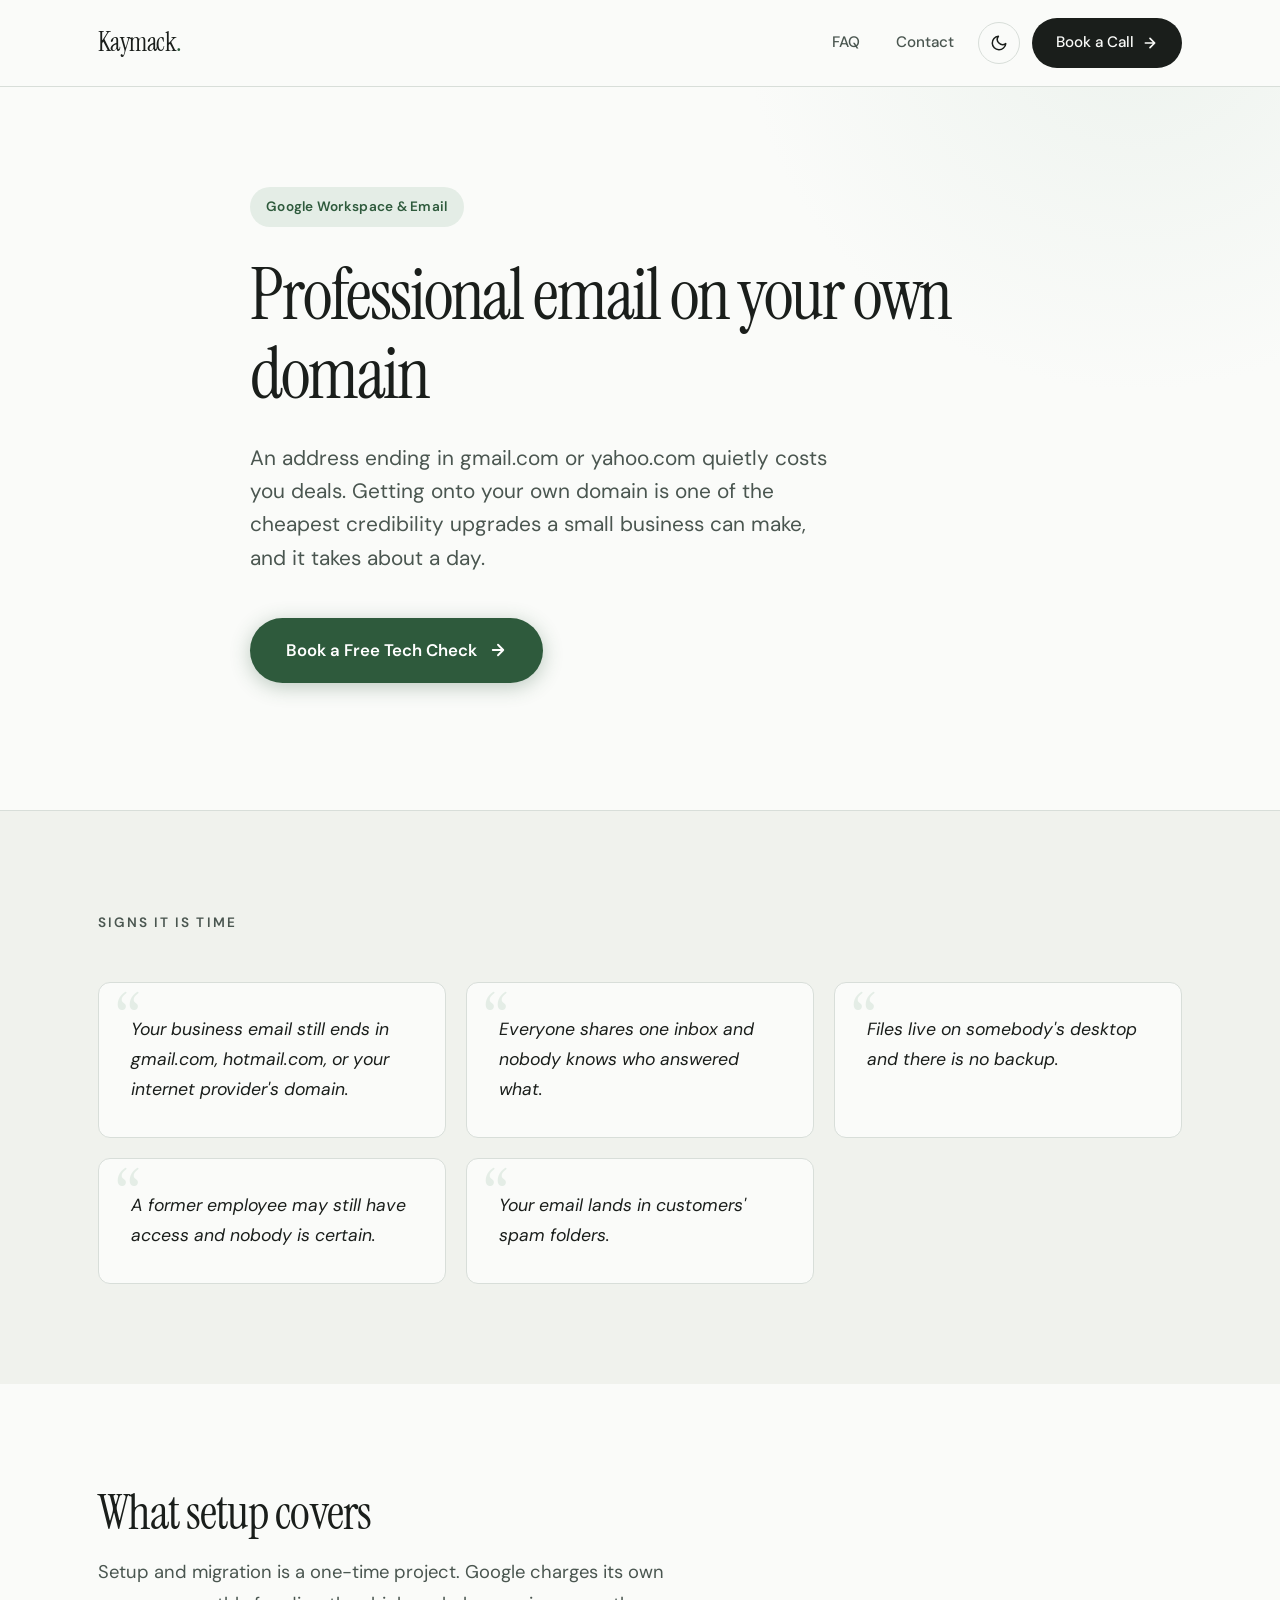
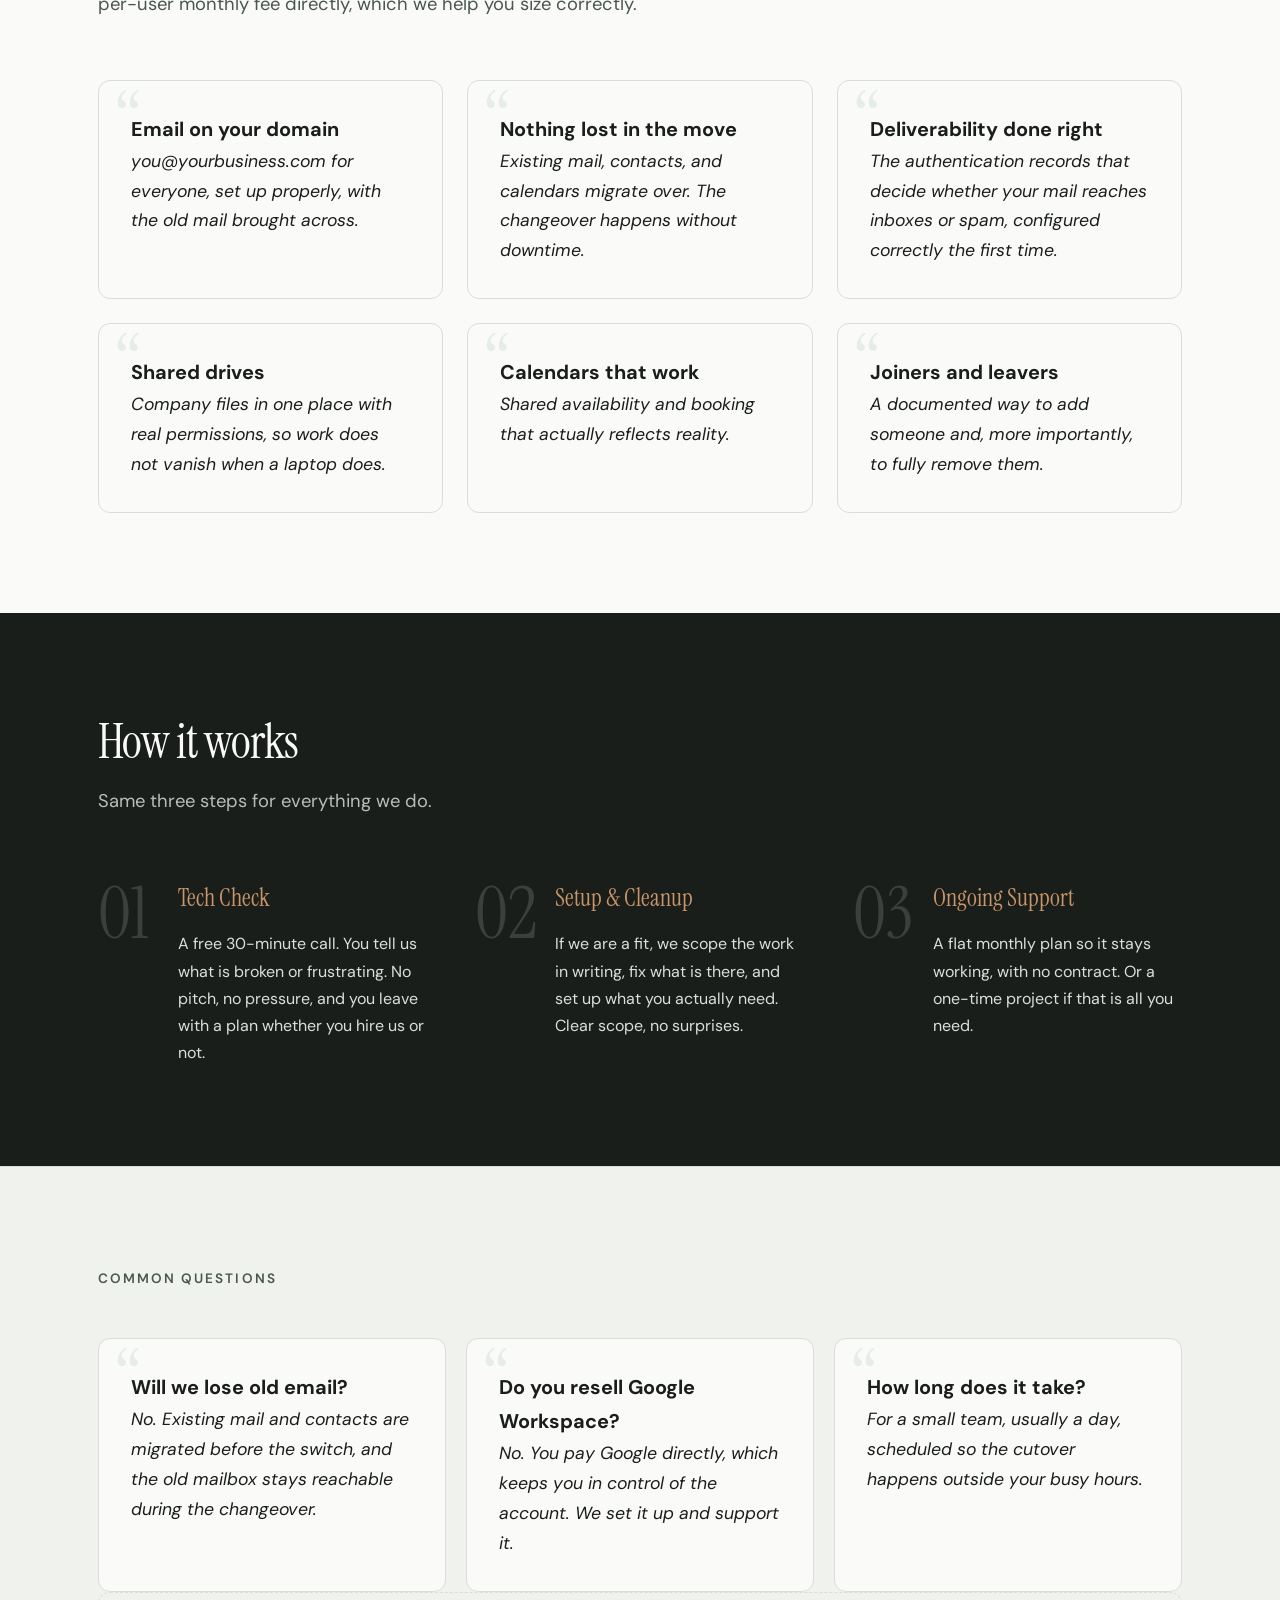
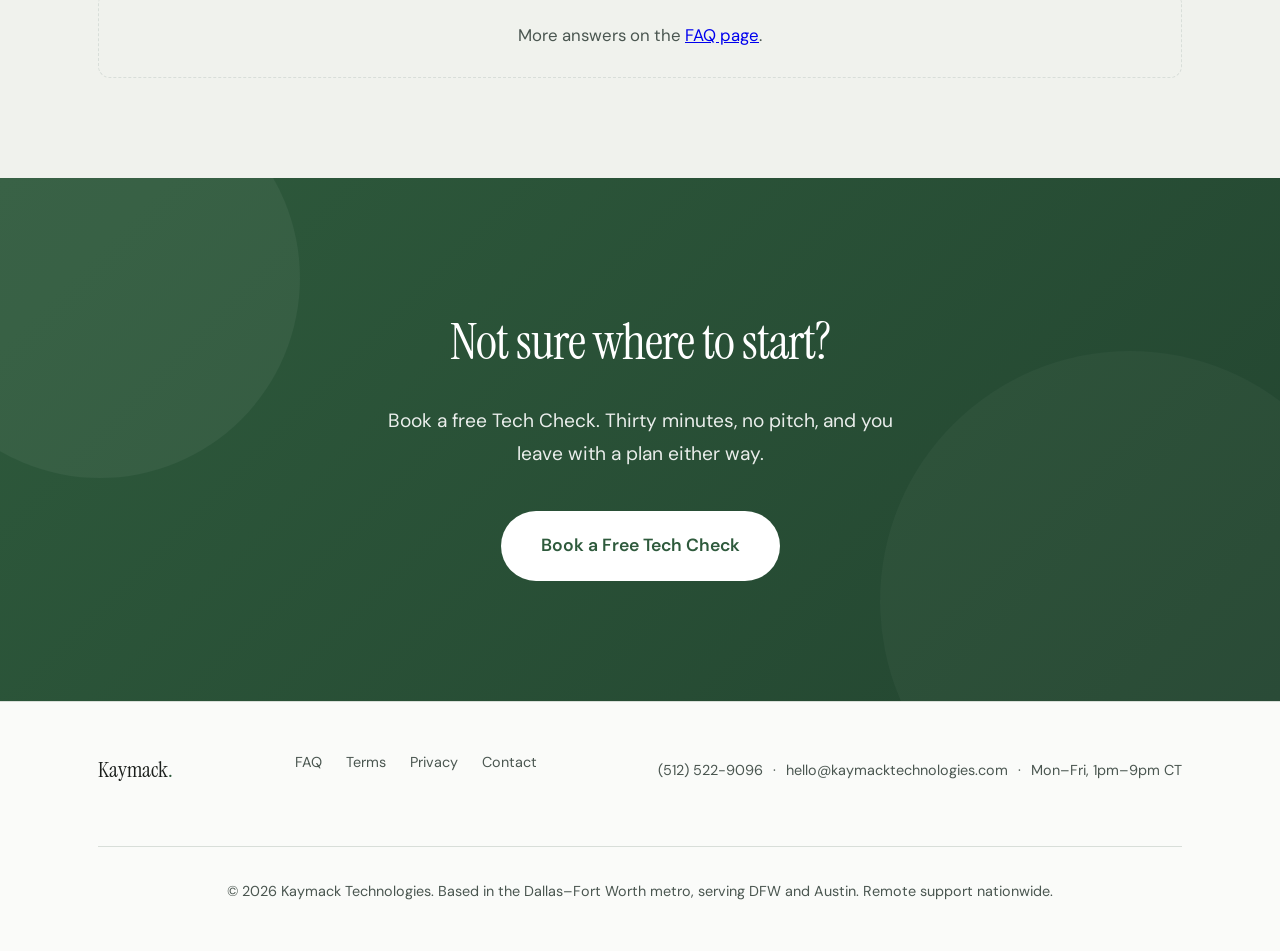
<file: google-workspace.html>
<!DOCTYPE html>
<html lang="en">
<head>
    <meta charset="UTF-8">
    <meta name="viewport" content="width=device-width, initial-scale=1.0">
    <title>Google Workspace Setup & Email Migration | Kaymack Technologies</title>
    <meta name="description" content="Professional business email on your own domain, shared drives, and calendars. Google Workspace set up, migrated, and supported without the headache.">
    <link rel="canonical" href="https://kaymacktechnologies.com/google-workspace">
    <meta property="og:type" content="website">
    <meta property="og:site_name" content="Kaymack Technologies">
    <meta property="og:locale" content="en_US">
    <meta property="og:url" content="https://kaymacktechnologies.com/google-workspace">
    <meta property="og:title" content="Google Workspace Setup & Email Migration | Kaymack Technologies">
    <meta property="og:description" content="Professional business email on your own domain, shared drives, and calendars. Google Workspace set up, migrated, and supported without the headache.">
    <meta property="og:image" content="https://kaymacktechnologies.com/og-image.png">
    <meta name="twitter:card" content="summary_large_image">
    <meta name="twitter:title" content="Google Workspace Setup & Email Migration | Kaymack Technologies">
    <meta name="twitter:description" content="Professional business email on your own domain, shared drives, and calendars. Google Workspace set up, migrated, and supported without the headache.">
    <meta name="twitter:image" content="https://kaymacktechnologies.com/og-image.png">
    <link rel="icon" type="image/svg+xml" href="favicon.svg">
    <link rel="preconnect" href="https://fonts.googleapis.com">
    <link rel="preconnect" href="https://fonts.gstatic.com" crossorigin>
    <link href="https://fonts.googleapis.com/css2?family=DM+Sans:ital,opsz,wght@0,9..40,400;0,9..40,500;0,9..40,600;0,9..40,700;1,9..40,400&family=Instrument+Serif:ital@0;1&display=swap" rel="stylesheet">
    <script type="application/ld+json">
{
      "@context": "https://schema.org",
      "@graph": [
            {
                  "@type": "Service",
                  "name": "Google Workspace & Email",
                  "description": "Professional business email on your own domain, shared drives, and calendars. Google Workspace set up, migrated, and supported without the headache.",
                  "url": "https://kaymacktechnologies.com/google-workspace",
                  "provider": {
                        "@id": "https://kaymacktechnologies.com/#business"
                  },
                  "areaServed": [
                        {
                              "@type": "City",
                              "name": "Dallas"
                        },
                        {
                              "@type": "City",
                              "name": "Fort Worth"
                        },
                        {
                              "@type": "City",
                              "name": "Austin"
                        },
                        {
                              "@type": "Country",
                              "name": "United States"
                        }
                  ]
            },
            {
                  "@type": "FAQPage",
                  "mainEntity": [
                        {
                              "@type": "Question",
                              "name": "Will we lose old email?",
                              "acceptedAnswer": {
                                    "@type": "Answer",
                                    "text": "No. Existing mail and contacts are migrated before the switch, and the old mailbox stays reachable during the changeover."
                              }
                        },
                        {
                              "@type": "Question",
                              "name": "Do you resell Google Workspace?",
                              "acceptedAnswer": {
                                    "@type": "Answer",
                                    "text": "No. You pay Google directly, which keeps you in control of the account. We set it up and support it."
                              }
                        },
                        {
                              "@type": "Question",
                              "name": "How long does it take?",
                              "acceptedAnswer": {
                                    "@type": "Answer",
                                    "text": "For a small team, usually a day, scheduled so the cutover happens outside your busy hours."
                              }
                        }
                  ]
            },
            {
                  "@type": "BreadcrumbList",
                  "itemListElement": [
                        {
                              "@type": "ListItem",
                              "position": 1,
                              "name": "Home",
                              "item": "https://kaymacktechnologies.com/"
                        },
                        {
                              "@type": "ListItem",
                              "position": 2,
                              "name": "Google Workspace & Email",
                              "item": "https://kaymacktechnologies.com/google-workspace"
                        }
                  ]
            }
      ]
}
    </script>
    <link rel="stylesheet" href="styles.css">
</head>
<body>
<header>
        <div class="container header-inner">
            <a href="#" class="logo">Kaymack<span>.</span></a>
            <div class="header-right">
                <a href="/faq" class="nav-link">FAQ</a>
                <a href="/card" class="nav-link">Contact</a>
                <button class="theme-toggle" id="themeToggle" aria-label="Toggle dark mode">
                    <svg class="moon" width="18" height="18" viewBox="0 0 24 24" fill="none" stroke="currentColor" stroke-width="2" stroke-linecap="round" stroke-linejoin="round"><path d="M21 12.79A9 9 0 1 1 11.21 3 7 7 0 0 0 21 12.79z"></path></svg>
                    <svg class="sun" width="18" height="18" viewBox="0 0 24 24" fill="none" stroke="currentColor" stroke-width="2" stroke-linecap="round" stroke-linejoin="round"><circle cx="12" cy="12" r="5"></circle><line x1="12" y1="1" x2="12" y2="3"></line><line x1="12" y1="21" x2="12" y2="23"></line><line x1="4.22" y1="4.22" x2="5.64" y2="5.64"></line><line x1="18.36" y1="18.36" x2="19.78" y2="19.78"></line><line x1="1" y1="12" x2="3" y2="12"></line><line x1="21" y1="12" x2="23" y2="12"></line><line x1="4.22" y1="19.78" x2="5.64" y2="18.36"></line><line x1="18.36" y1="5.64" x2="19.78" y2="4.22"></line></svg>
                </button>
                <a href="/book" class="header-cta">
                    <span>Book a Call</span>
                    <svg width="16" height="16" viewBox="0 0 24 24" fill="none" stroke="currentColor" stroke-width="2.5" stroke-linecap="round" stroke-linejoin="round"><path d="M5 12h14M12 5l7 7-7 7"/></svg>
                </a>
            </div>
        </div>
    </header>

    <section class="hero">
        <div class="container">
            <div class="hero-content">
                <div class="hero-label">Google Workspace & Email</div>
                <h1>Professional email on your own domain</h1>
                <p class="hero-sub">An address ending in gmail.com or yahoo.com quietly costs you deals. Getting onto your own domain is one of the cheapest credibility upgrades a small business can make, and it takes about a day.</p>
                <a href="/book" class="hero-cta">
                    <span>Book a Free Tech Check</span>
                    <svg width="18" height="18" viewBox="0 0 24 24" fill="none" stroke="currentColor" stroke-width="2.5" stroke-linecap="round" stroke-linejoin="round"><path d="M5 12h14M12 5l7 7-7 7"/></svg>
                </a>
            </div>
        </div>
    </section>

    <section class="problems">
        <div class="container">
            <h2>Signs it is time</h2>
            <div class="problem-grid">
                <div class="problem-card">
                    <p>Your business email still ends in gmail.com, hotmail.com, or your internet provider's domain.</p>
                </div>
                <div class="problem-card">
                    <p>Everyone shares one inbox and nobody knows who answered what.</p>
                </div>
                <div class="problem-card">
                    <p>Files live on somebody's desktop and there is no backup.</p>
                </div>
                <div class="problem-card">
                    <p>A former employee may still have access and nobody is certain.</p>
                </div>
                <div class="problem-card">
                    <p>Your email lands in customers' spam folders.</p>
                </div>
            </div>
        </div>
    </section>

    <section class="approach">
        <div class="container">
            <div class="section-header">
                <h2>What setup covers</h2>
                <p>Setup and migration is a one-time project. Google charges its own per-user monthly fee directly, which we help you size correctly.</p>
            </div>
            <div class="approach-grid">
                <div class="problem-card">
                    <h3>Email on your domain</h3>
                    <p>you@yourbusiness.com for everyone, set up properly, with the old mail brought across.</p>
                </div>
                <div class="problem-card">
                    <h3>Nothing lost in the move</h3>
                    <p>Existing mail, contacts, and calendars migrate over. The changeover happens without downtime.</p>
                </div>
                <div class="problem-card">
                    <h3>Deliverability done right</h3>
                    <p>The authentication records that decide whether your mail reaches inboxes or spam, configured correctly the first time.</p>
                </div>
                <div class="problem-card">
                    <h3>Shared drives</h3>
                    <p>Company files in one place with real permissions, so work does not vanish when a laptop does.</p>
                </div>
                <div class="problem-card">
                    <h3>Calendars that work</h3>
                    <p>Shared availability and booking that actually reflects reality.</p>
                </div>
                <div class="problem-card">
                    <h3>Joiners and leavers</h3>
                    <p>A documented way to add someone and, more importantly, to fully remove them.</p>
                </div>
            </div>
        </div>
    </section>

    <section class="how-it-works">
        <div class="container">
            <div class="section-header">
                <h2>How it works</h2>
                <p>Same three steps for everything we do.</p>
            </div>
            <div class="steps">
                <div class="step">
                    <div class="step-number">01</div>
                    <h3>Tech Check</h3>
                    <p>A free 30-minute call. You tell us what is broken or frustrating. No pitch, no pressure, and you leave with a plan whether you hire us or not.</p>
                </div>
                <div class="step">
                    <div class="step-number">02</div>
                    <h3>Setup &amp; Cleanup</h3>
                    <p>If we are a fit, we scope the work in writing, fix what is there, and set up what you actually need. Clear scope, no surprises.</p>
                </div>
                <div class="step">
                    <div class="step-number">03</div>
                    <h3>Ongoing Support</h3>
                    <p>A flat monthly plan so it stays working, with no contract. Or a one-time project if that is all you need.</p>
                </div>
            </div>
        </div>
    </section>

    <section class="problems">
        <div class="container">
            <h2>Common questions</h2>
            <div class="problem-grid">
                <div class="problem-card">
                    <h3>Will we lose old email?</h3>
                    <p>No. Existing mail and contacts are migrated before the switch, and the old mailbox stays reachable during the changeover.</p>
                </div>
                <div class="problem-card">
                    <h3>Do you resell Google Workspace?</h3>
                    <p>No. You pay Google directly, which keeps you in control of the account. We set it up and support it.</p>
                </div>
                <div class="problem-card">
                    <h3>How long does it take?</h3>
                    <p>For a small team, usually a day, scheduled so the cutover happens outside your busy hours.</p>
                </div>
            </div>
            <p class="pricing-note">More answers on the <a href="/faq">FAQ page</a>.</p>
        </div>
    </section>

    <section class="cta-section">
        <div class="container">
            <h2>Not sure where to start?</h2>
            <p>Book a free Tech Check. Thirty minutes, no pitch, and you leave with a plan either way.</p>
            <a href="/book" class="btn">Book a Free Tech Check</a>
        </div>
    </section>

<footer>
        <div class="container">
            <div class="footer-inner">
                <div class="footer-logo">Kaymack<span>.</span></div>
                <div class="footer-links">
                    <a href="/faq">FAQ</a>
                    <a href="/terms">Terms</a>
                    <a href="/privacy">Privacy</a>
                    <a href="/card">Contact</a>
                </div>
                <!-- Name, address, phone: kept identical to the Google Business
                     Profile. Search cross-checks the two, so edit them together. -->
                <div class="footer-nap">
                    <a href="tel:+15125229096">(512) 522-9096</a>
                    <span aria-hidden="true">&middot;</span>
                    <a href="mailto:hello@kaymacktechnologies.com">hello@kaymacktechnologies.com</a>
                    <span aria-hidden="true">&middot;</span>
                    <span>Mon&ndash;Fri, 1pm&ndash;9pm CT</span>
                </div>
                <div class="footer-copy">&copy; <span id="year"></span> Kaymack Technologies. Based in the Dallas&ndash;Fort Worth metro, serving DFW and Austin. Remote support nationwide.</div>
            </div>
        </div>
    </footer>
    <script src="main.js"></script>
</body>
</html>
</file>
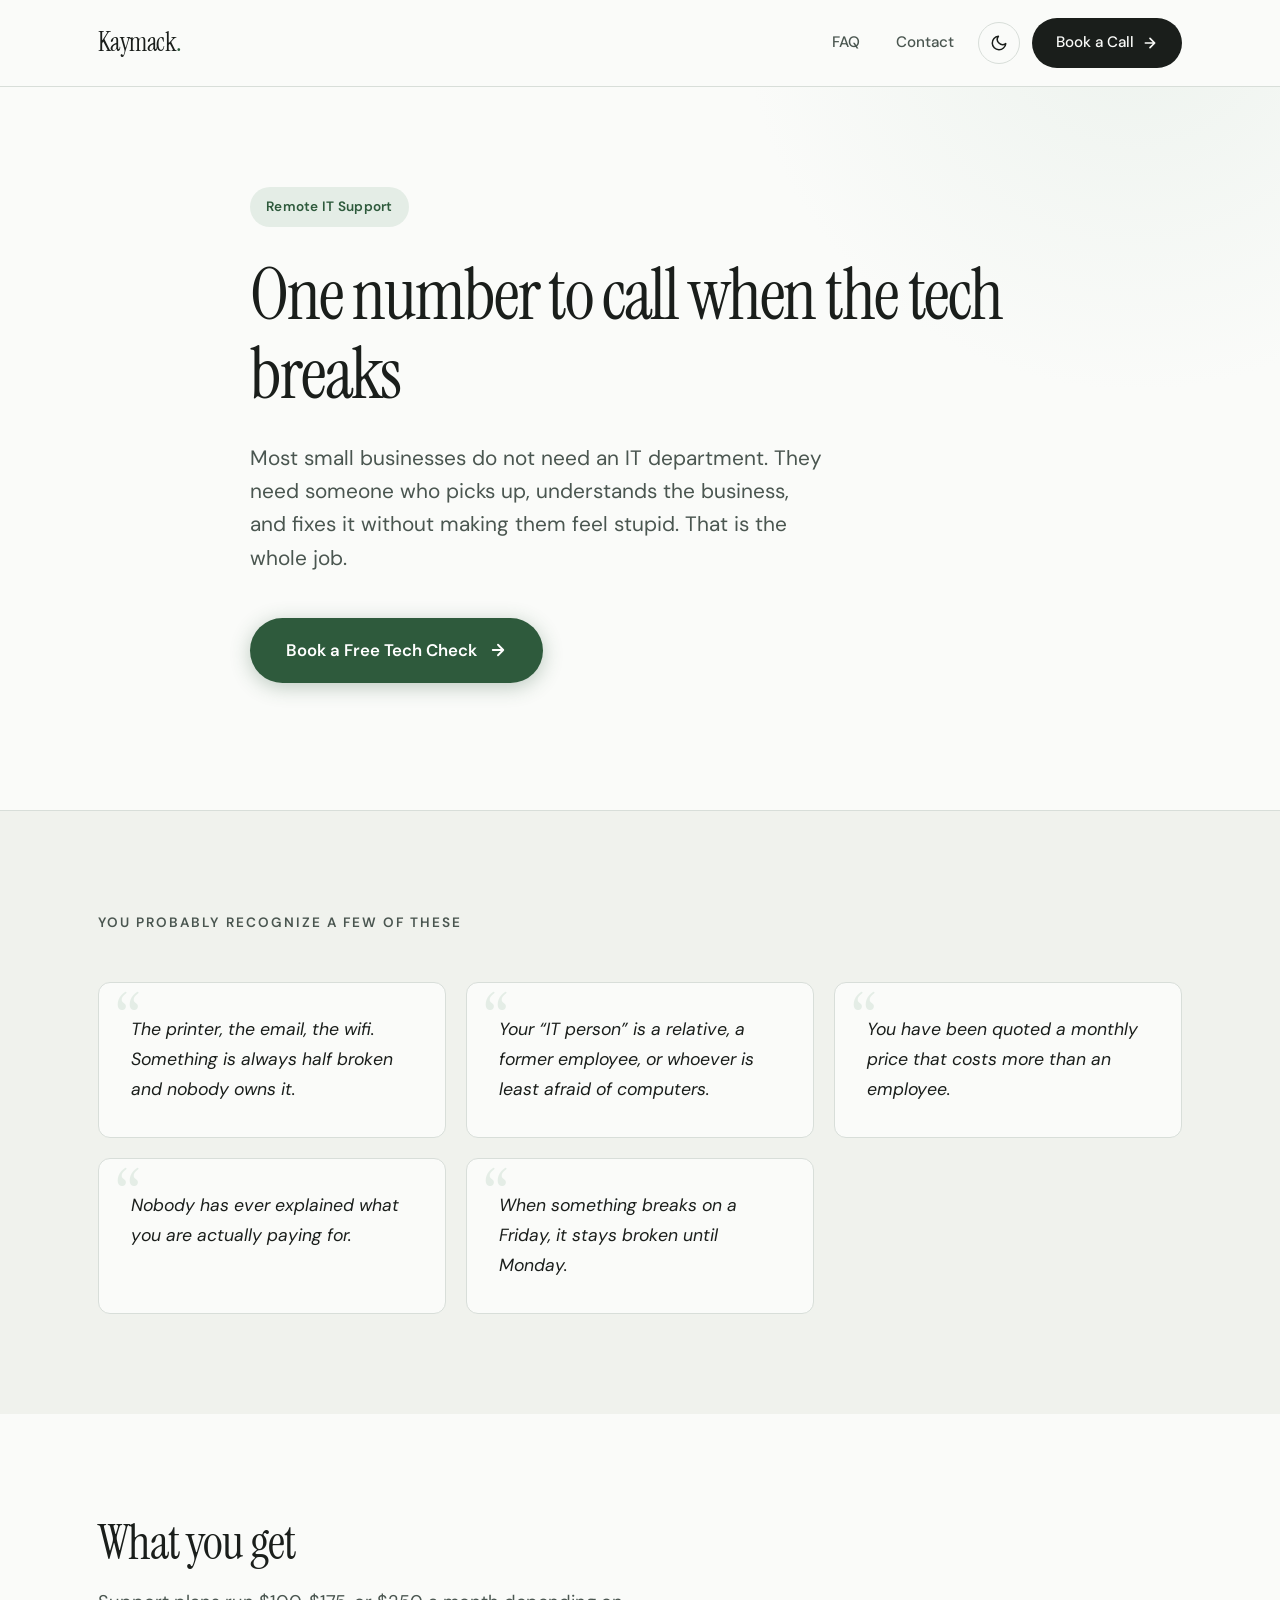
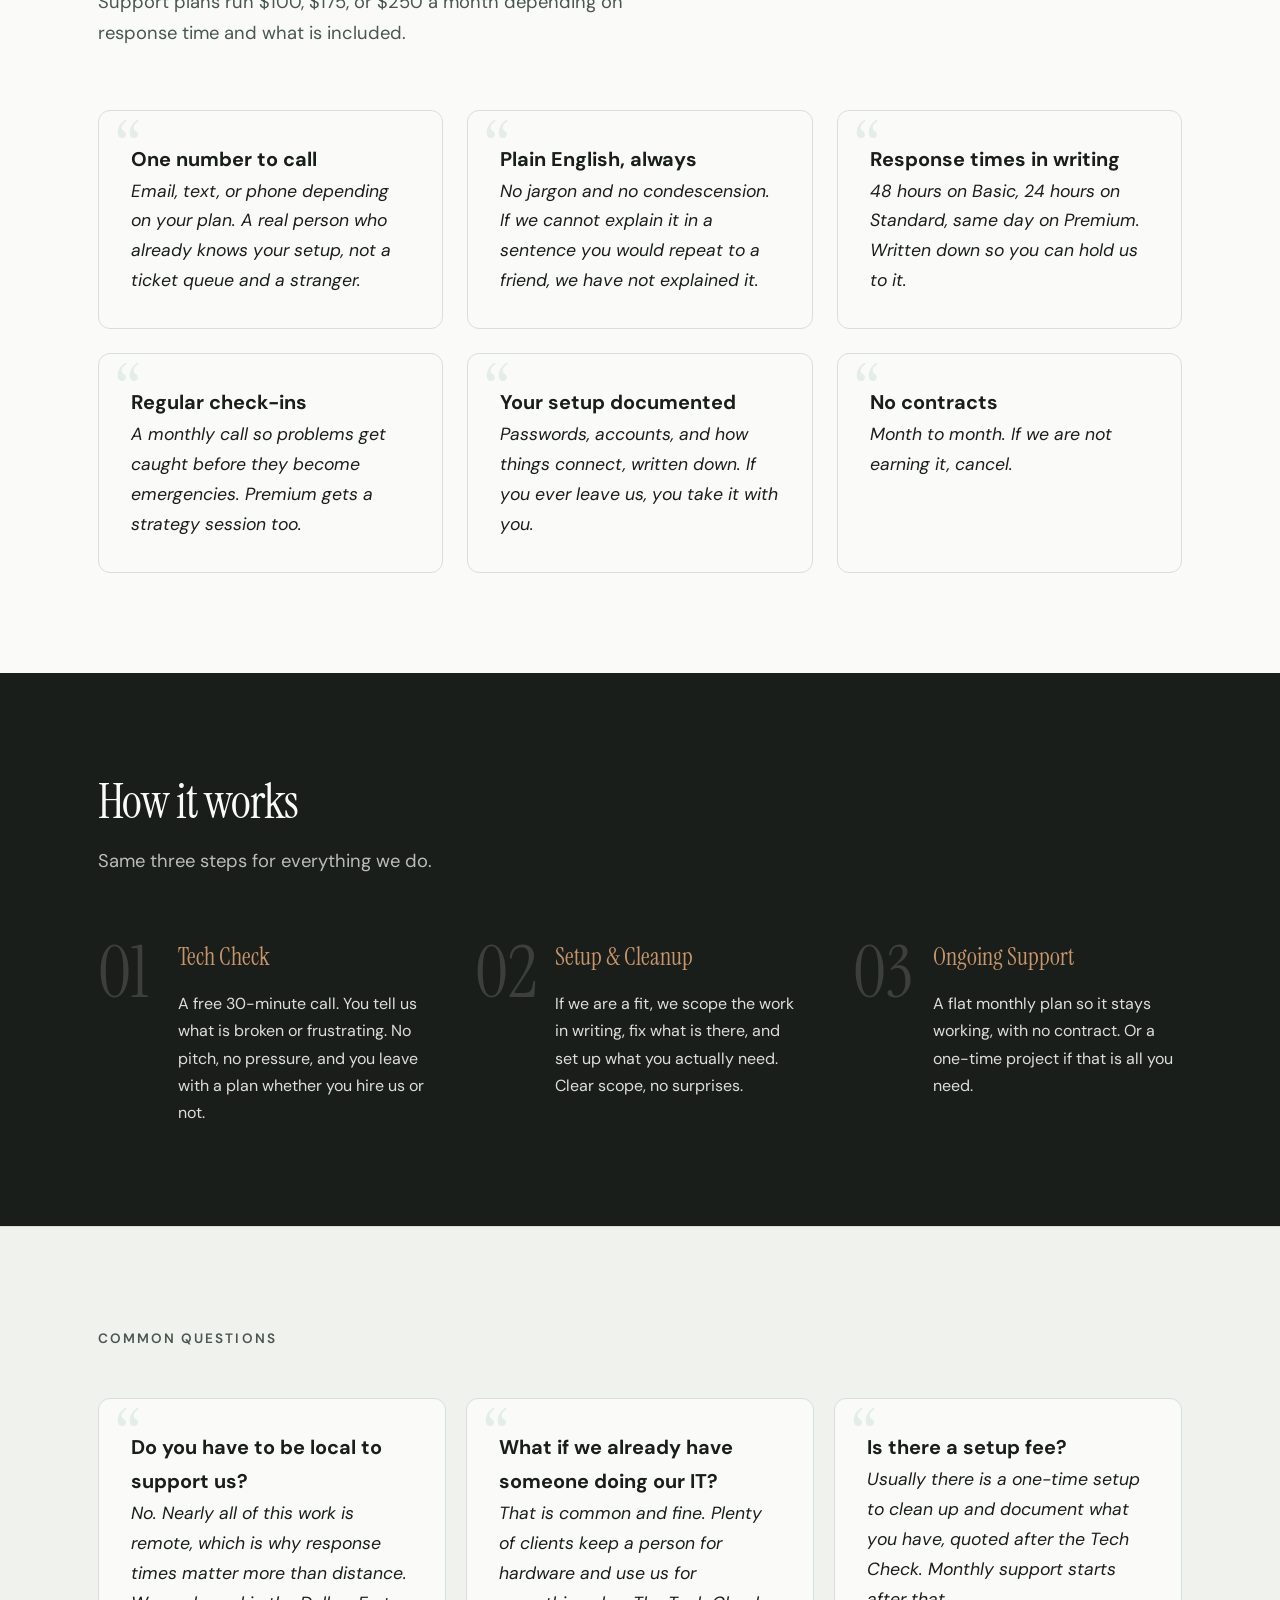
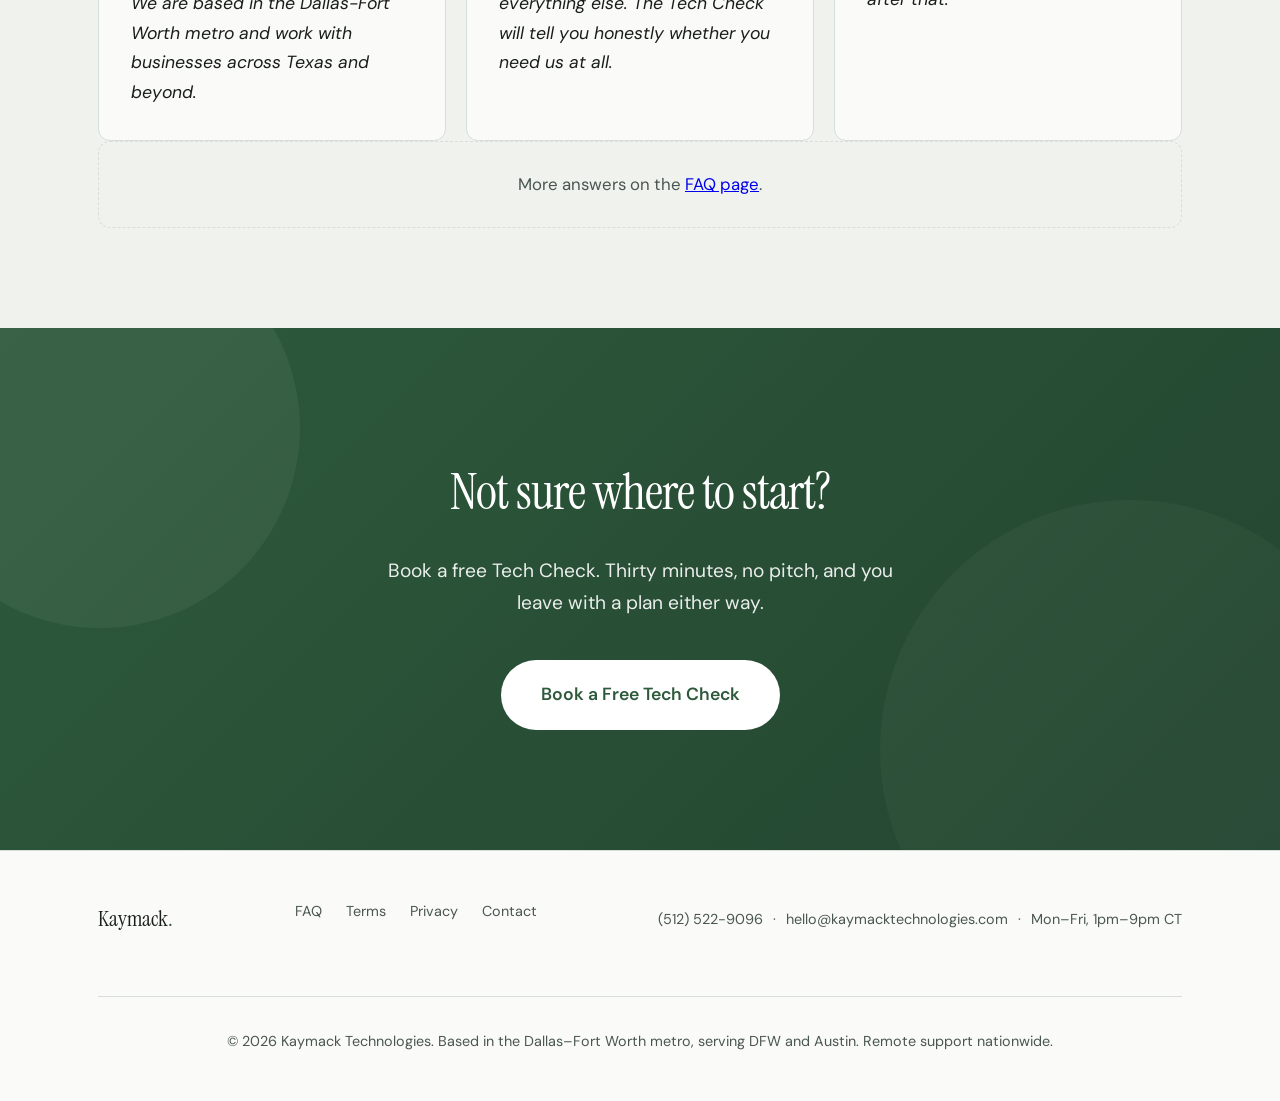
<file: it-support.html>
<!DOCTYPE html>
<html lang="en">
<head>
    <meta charset="UTF-8">
    <meta name="viewport" content="width=device-width, initial-scale=1.0">
    <title>Small Business IT Support | Kaymack Technologies</title>
    <meta name="description" content="Remote IT support for small businesses in Dallas, Fort Worth, and Austin. One number to call, plain English answers, flat monthly plans, no contracts.">
    <link rel="canonical" href="https://kaymacktechnologies.com/it-support">
    <meta property="og:type" content="website">
    <meta property="og:site_name" content="Kaymack Technologies">
    <meta property="og:locale" content="en_US">
    <meta property="og:url" content="https://kaymacktechnologies.com/it-support">
    <meta property="og:title" content="Small Business IT Support | Kaymack Technologies">
    <meta property="og:description" content="Remote IT support for small businesses in Dallas, Fort Worth, and Austin. One number to call, plain English answers, flat monthly plans, no contracts.">
    <meta property="og:image" content="https://kaymacktechnologies.com/og-image.png">
    <meta name="twitter:card" content="summary_large_image">
    <meta name="twitter:title" content="Small Business IT Support | Kaymack Technologies">
    <meta name="twitter:description" content="Remote IT support for small businesses in Dallas, Fort Worth, and Austin. One number to call, plain English answers, flat monthly plans, no contracts.">
    <meta name="twitter:image" content="https://kaymacktechnologies.com/og-image.png">
    <link rel="icon" type="image/svg+xml" href="favicon.svg">
    <link rel="preconnect" href="https://fonts.googleapis.com">
    <link rel="preconnect" href="https://fonts.gstatic.com" crossorigin>
    <link href="https://fonts.googleapis.com/css2?family=DM+Sans:ital,opsz,wght@0,9..40,400;0,9..40,500;0,9..40,600;0,9..40,700;1,9..40,400&family=Instrument+Serif:ital@0;1&display=swap" rel="stylesheet">
    <script type="application/ld+json">
{
      "@context": "https://schema.org",
      "@graph": [
            {
                  "@type": "Service",
                  "name": "Remote IT Support",
                  "description": "Remote IT support for small businesses in Dallas, Fort Worth, and Austin. One number to call, plain English answers, flat monthly plans, no contracts.",
                  "url": "https://kaymacktechnologies.com/it-support",
                  "provider": {
                        "@id": "https://kaymacktechnologies.com/#business"
                  },
                  "areaServed": [
                        {
                              "@type": "City",
                              "name": "Dallas"
                        },
                        {
                              "@type": "City",
                              "name": "Fort Worth"
                        },
                        {
                              "@type": "City",
                              "name": "Austin"
                        },
                        {
                              "@type": "Country",
                              "name": "United States"
                        }
                  ]
            },
            {
                  "@type": "FAQPage",
                  "mainEntity": [
                        {
                              "@type": "Question",
                              "name": "Do you have to be local to support us?",
                              "acceptedAnswer": {
                                    "@type": "Answer",
                                    "text": "No. Nearly all of this work is remote, which is why response times matter more than distance. We are based in the Dallas-Fort Worth metro and work with businesses across Texas and beyond."
                              }
                        },
                        {
                              "@type": "Question",
                              "name": "What if we already have someone doing our IT?",
                              "acceptedAnswer": {
                                    "@type": "Answer",
                                    "text": "That is common and fine. Plenty of clients keep a person for hardware and use us for everything else. The Tech Check will tell you honestly whether you need us at all."
                              }
                        },
                        {
                              "@type": "Question",
                              "name": "Is there a setup fee?",
                              "acceptedAnswer": {
                                    "@type": "Answer",
                                    "text": "Usually there is a one-time setup to clean up and document what you have, quoted after the Tech Check. Monthly support starts after that."
                              }
                        }
                  ]
            },
            {
                  "@type": "BreadcrumbList",
                  "itemListElement": [
                        {
                              "@type": "ListItem",
                              "position": 1,
                              "name": "Home",
                              "item": "https://kaymacktechnologies.com/"
                        },
                        {
                              "@type": "ListItem",
                              "position": 2,
                              "name": "Remote IT Support",
                              "item": "https://kaymacktechnologies.com/it-support"
                        }
                  ]
            }
      ]
}
    </script>
    <link rel="stylesheet" href="styles.css">
</head>
<body>
<header>
        <div class="container header-inner">
            <a href="#" class="logo">Kaymack<span>.</span></a>
            <div class="header-right">
                <a href="/faq" class="nav-link">FAQ</a>
                <a href="/card" class="nav-link">Contact</a>
                <button class="theme-toggle" id="themeToggle" aria-label="Toggle dark mode">
                    <svg class="moon" width="18" height="18" viewBox="0 0 24 24" fill="none" stroke="currentColor" stroke-width="2" stroke-linecap="round" stroke-linejoin="round"><path d="M21 12.79A9 9 0 1 1 11.21 3 7 7 0 0 0 21 12.79z"></path></svg>
                    <svg class="sun" width="18" height="18" viewBox="0 0 24 24" fill="none" stroke="currentColor" stroke-width="2" stroke-linecap="round" stroke-linejoin="round"><circle cx="12" cy="12" r="5"></circle><line x1="12" y1="1" x2="12" y2="3"></line><line x1="12" y1="21" x2="12" y2="23"></line><line x1="4.22" y1="4.22" x2="5.64" y2="5.64"></line><line x1="18.36" y1="18.36" x2="19.78" y2="19.78"></line><line x1="1" y1="12" x2="3" y2="12"></line><line x1="21" y1="12" x2="23" y2="12"></line><line x1="4.22" y1="19.78" x2="5.64" y2="18.36"></line><line x1="18.36" y1="5.64" x2="19.78" y2="4.22"></line></svg>
                </button>
                <a href="/book" class="header-cta">
                    <span>Book a Call</span>
                    <svg width="16" height="16" viewBox="0 0 24 24" fill="none" stroke="currentColor" stroke-width="2.5" stroke-linecap="round" stroke-linejoin="round"><path d="M5 12h14M12 5l7 7-7 7"/></svg>
                </a>
            </div>
        </div>
    </header>

    <section class="hero">
        <div class="container">
            <div class="hero-content">
                <div class="hero-label">Remote IT Support</div>
                <h1>One number to call when the tech breaks</h1>
                <p class="hero-sub">Most small businesses do not need an IT department. They need someone who picks up, understands the business, and fixes it without making them feel stupid. That is the whole job.</p>
                <a href="/book" class="hero-cta">
                    <span>Book a Free Tech Check</span>
                    <svg width="18" height="18" viewBox="0 0 24 24" fill="none" stroke="currentColor" stroke-width="2.5" stroke-linecap="round" stroke-linejoin="round"><path d="M5 12h14M12 5l7 7-7 7"/></svg>
                </a>
            </div>
        </div>
    </section>

    <section class="problems">
        <div class="container">
            <h2>You probably recognize a few of these</h2>
            <div class="problem-grid">
                <div class="problem-card">
                    <p>The printer, the email, the wifi. Something is always half broken and nobody owns it.</p>
                </div>
                <div class="problem-card">
                    <p>Your “IT person” is a relative, a former employee, or whoever is least afraid of computers.</p>
                </div>
                <div class="problem-card">
                    <p>You have been quoted a monthly price that costs more than an employee.</p>
                </div>
                <div class="problem-card">
                    <p>Nobody has ever explained what you are actually paying for.</p>
                </div>
                <div class="problem-card">
                    <p>When something breaks on a Friday, it stays broken until Monday.</p>
                </div>
            </div>
        </div>
    </section>

    <section class="approach">
        <div class="container">
            <div class="section-header">
                <h2>What you get</h2>
                <p>Support plans run $100, $175, or $250 a month depending on response time and what is included.</p>
            </div>
            <div class="approach-grid">
                <div class="problem-card">
                    <h3>One number to call</h3>
                    <p>Email, text, or phone depending on your plan. A real person who already knows your setup, not a ticket queue and a stranger.</p>
                </div>
                <div class="problem-card">
                    <h3>Plain English, always</h3>
                    <p>No jargon and no condescension. If we cannot explain it in a sentence you would repeat to a friend, we have not explained it.</p>
                </div>
                <div class="problem-card">
                    <h3>Response times in writing</h3>
                    <p>48 hours on Basic, 24 hours on Standard, same day on Premium. Written down so you can hold us to it.</p>
                </div>
                <div class="problem-card">
                    <h3>Regular check-ins</h3>
                    <p>A monthly call so problems get caught before they become emergencies. Premium gets a strategy session too.</p>
                </div>
                <div class="problem-card">
                    <h3>Your setup documented</h3>
                    <p>Passwords, accounts, and how things connect, written down. If you ever leave us, you take it with you.</p>
                </div>
                <div class="problem-card">
                    <h3>No contracts</h3>
                    <p>Month to month. If we are not earning it, cancel.</p>
                </div>
            </div>
        </div>
    </section>

    <section class="how-it-works">
        <div class="container">
            <div class="section-header">
                <h2>How it works</h2>
                <p>Same three steps for everything we do.</p>
            </div>
            <div class="steps">
                <div class="step">
                    <div class="step-number">01</div>
                    <h3>Tech Check</h3>
                    <p>A free 30-minute call. You tell us what is broken or frustrating. No pitch, no pressure, and you leave with a plan whether you hire us or not.</p>
                </div>
                <div class="step">
                    <div class="step-number">02</div>
                    <h3>Setup &amp; Cleanup</h3>
                    <p>If we are a fit, we scope the work in writing, fix what is there, and set up what you actually need. Clear scope, no surprises.</p>
                </div>
                <div class="step">
                    <div class="step-number">03</div>
                    <h3>Ongoing Support</h3>
                    <p>A flat monthly plan so it stays working, with no contract. Or a one-time project if that is all you need.</p>
                </div>
            </div>
        </div>
    </section>

    <section class="problems">
        <div class="container">
            <h2>Common questions</h2>
            <div class="problem-grid">
                <div class="problem-card">
                    <h3>Do you have to be local to support us?</h3>
                    <p>No. Nearly all of this work is remote, which is why response times matter more than distance. We are based in the Dallas-Fort Worth metro and work with businesses across Texas and beyond.</p>
                </div>
                <div class="problem-card">
                    <h3>What if we already have someone doing our IT?</h3>
                    <p>That is common and fine. Plenty of clients keep a person for hardware and use us for everything else. The Tech Check will tell you honestly whether you need us at all.</p>
                </div>
                <div class="problem-card">
                    <h3>Is there a setup fee?</h3>
                    <p>Usually there is a one-time setup to clean up and document what you have, quoted after the Tech Check. Monthly support starts after that.</p>
                </div>
            </div>
            <p class="pricing-note">More answers on the <a href="/faq">FAQ page</a>.</p>
        </div>
    </section>

    <section class="cta-section">
        <div class="container">
            <h2>Not sure where to start?</h2>
            <p>Book a free Tech Check. Thirty minutes, no pitch, and you leave with a plan either way.</p>
            <a href="/book" class="btn">Book a Free Tech Check</a>
        </div>
    </section>

<footer>
        <div class="container">
            <div class="footer-inner">
                <div class="footer-logo">Kaymack<span>.</span></div>
                <div class="footer-links">
                    <a href="/faq">FAQ</a>
                    <a href="/terms">Terms</a>
                    <a href="/privacy">Privacy</a>
                    <a href="/card">Contact</a>
                </div>
                <!-- Name, address, phone: kept identical to the Google Business
                     Profile. Search cross-checks the two, so edit them together. -->
                <div class="footer-nap">
                    <a href="tel:+15125229096">(512) 522-9096</a>
                    <span aria-hidden="true">&middot;</span>
                    <a href="mailto:hello@kaymacktechnologies.com">hello@kaymacktechnologies.com</a>
                    <span aria-hidden="true">&middot;</span>
                    <span>Mon&ndash;Fri, 1pm&ndash;9pm CT</span>
                </div>
                <div class="footer-copy">&copy; <span id="year"></span> Kaymack Technologies. Based in the Dallas&ndash;Fort Worth metro, serving DFW and Austin. Remote support nationwide.</div>
            </div>
        </div>
    </footer>
    <script src="main.js"></script>
</body>
</html>
</file>
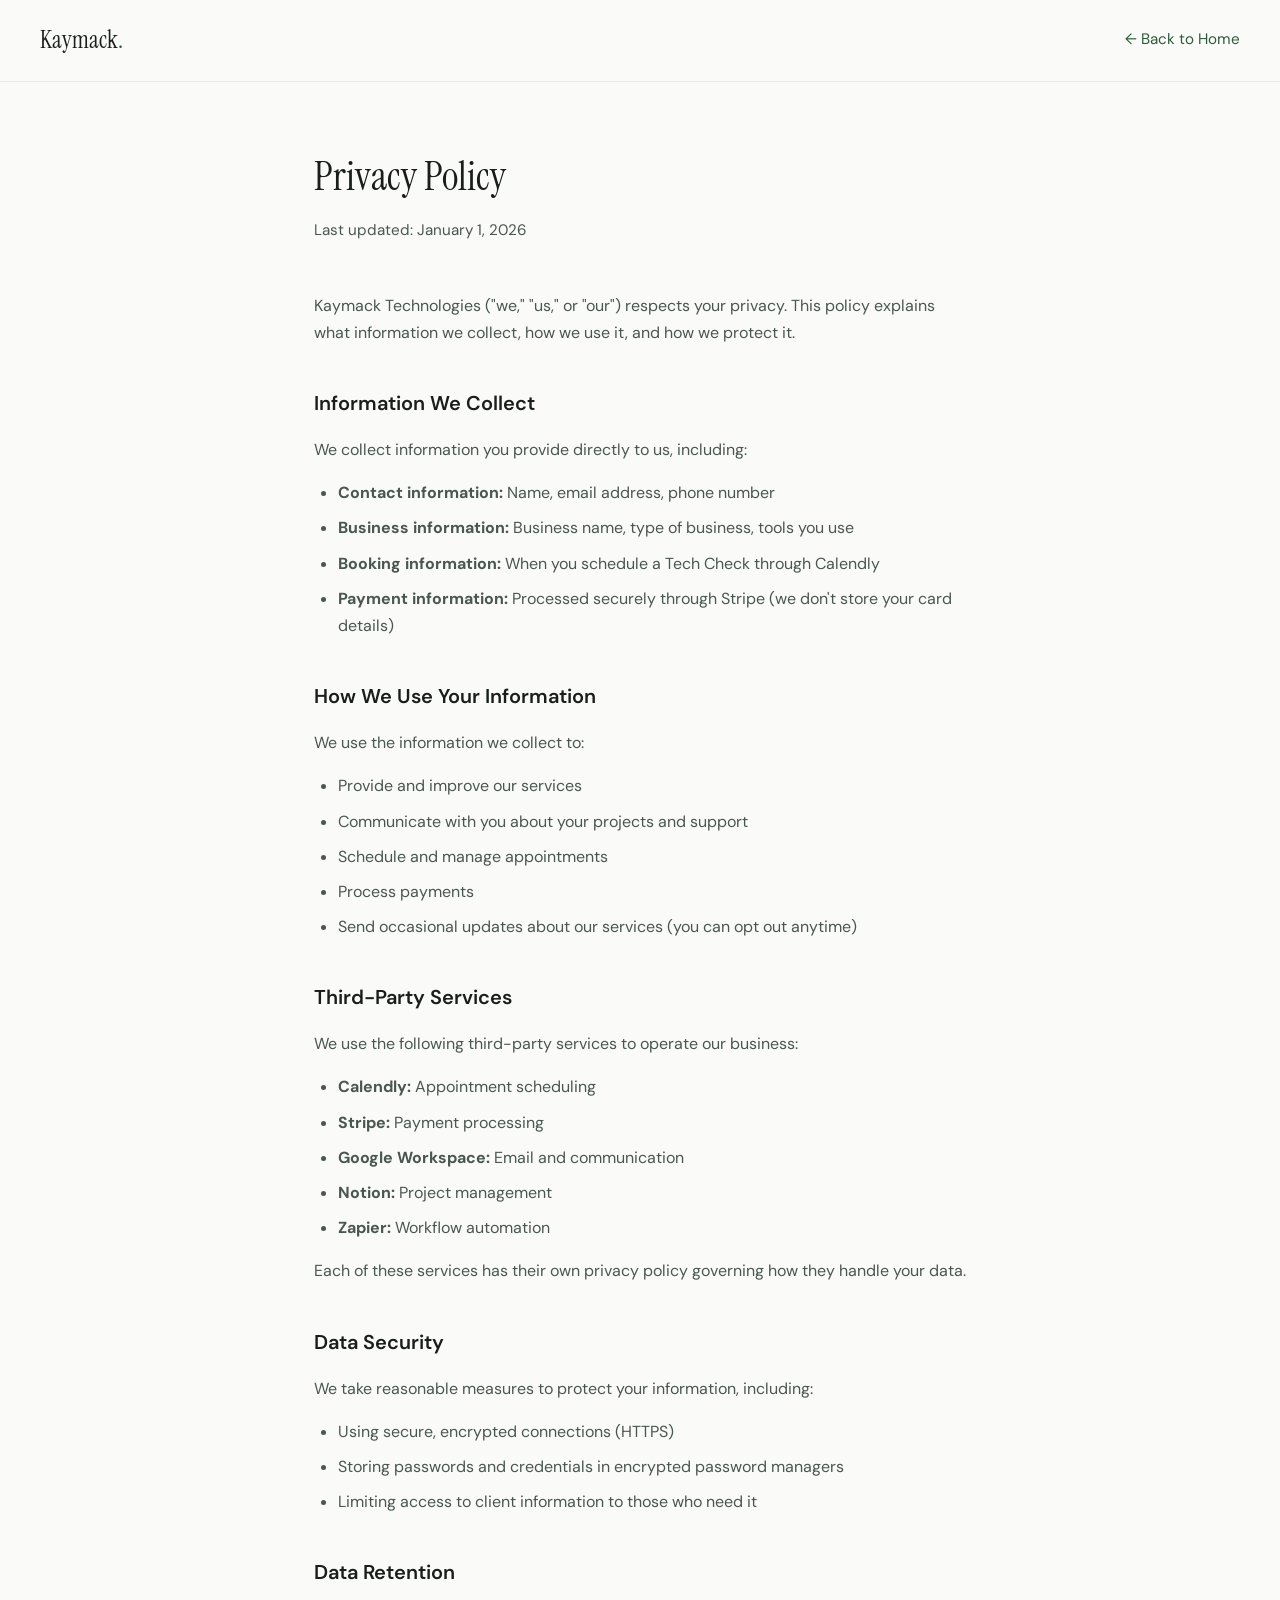
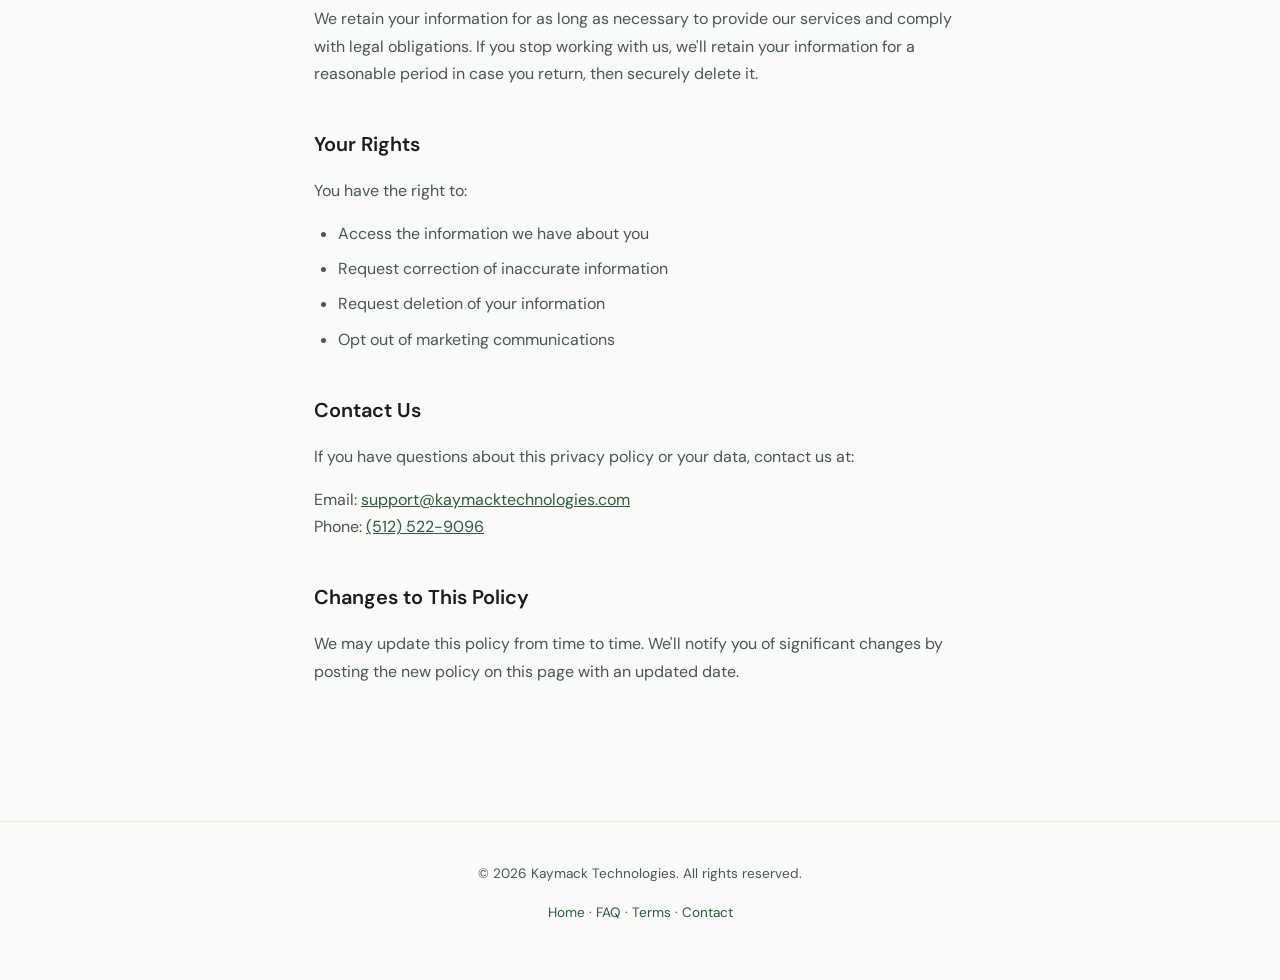
<file: privacy.html>
<!DOCTYPE html>
<html lang="en">
<head>
    <meta charset="UTF-8">
    <meta name="viewport" content="width=device-width, initial-scale=1.0">
    <title>Privacy Policy | Kaymack Technologies</title>
    <meta name="description" content="Privacy policy for Kaymack Technologies. How we collect, use, and protect your information.">
    <link rel="icon" type="image/svg+xml" href="favicon.svg">
    <link rel="canonical" href="https://kaymacktechnologies.com/privacy">
    <meta property="og:type" content="website">
    <meta property="og:site_name" content="Kaymack Technologies">
    <meta property="og:locale" content="en_US">
    <meta property="og:url" content="https://kaymacktechnologies.com/privacy">
    <meta property="og:title" content="Privacy Policy | Kaymack Technologies">
    <meta property="og:description" content="How Kaymack Technologies collects, uses, and protects your information.">
    <meta property="og:image" content="https://kaymacktechnologies.com/og-image.png">
    <meta name="twitter:card" content="summary_large_image">
    <meta name="twitter:title" content="Privacy Policy | Kaymack Technologies">
    <meta name="twitter:description" content="How Kaymack Technologies collects, uses, and protects your information.">
    <meta name="twitter:image" content="https://kaymacktechnologies.com/og-image.png">
    <link rel="preconnect" href="https://fonts.googleapis.com">
    <link rel="preconnect" href="https://fonts.gstatic.com" crossorigin>
    <link href="https://fonts.googleapis.com/css2?family=DM+Sans:wght@400;500;600;700&family=Instrument+Serif&display=swap" rel="stylesheet">
    <style>
        * {
            margin: 0;
            padding: 0;
            box-sizing: border-box;
        }
        body {
            font-family: 'DM Sans', sans-serif;
            background: #FAFBF9;
            color: #1A1E1B;
            line-height: 1.7;
        }
        header {
            padding: 20px 40px;
            display: flex;
            justify-content: space-between;
            align-items: center;
            border-bottom: 1px solid #E4EDE6;
        }
        .logo {
            font-family: 'Instrument Serif', serif;
            font-size: 1.5rem;
            color: #1A1E1B;
            text-decoration: none;
        }
        .logo span {
            color: #2E5A3C;
        }
        .back-link {
            color: #2E5A3C;
            text-decoration: none;
            font-size: 0.95rem;
        }
        .back-link:hover {
            text-decoration: underline;
        }
        main {
            max-width: 700px;
            margin: 0 auto;
            padding: 60px 24px;
        }
        h1 {
            font-family: 'Instrument Serif', serif;
            font-size: 2.5rem;
            font-weight: 400;
            margin-bottom: 8px;
        }
        .last-updated {
            color: #4A5650;
            margin-bottom: 48px;
            font-size: 0.95rem;
        }
        h2 {
            font-size: 1.25rem;
            font-weight: 600;
            margin-top: 40px;
            margin-bottom: 16px;
            color: #1A1E1B;
        }
        p {
            margin-bottom: 16px;
            color: #4A5650;
        }
        ul {
            margin-bottom: 16px;
            margin-left: 24px;
            color: #4A5650;
        }
        li {
            margin-bottom: 8px;
        }
        a {
            color: #2E5A3C;
        }
        footer {
            text-align: center;
            padding: 40px 24px;
            color: #4A5650;
            font-size: 0.85rem;
            border-top: 1px solid #E4EDE6;
            margin-top: 60px;
        }
        footer a {
            color: #2E5A3C;
            text-decoration: none;
        }
    </style>
</head>
<body>
    <header>
        <a href="/" class="logo">Kaymack<span>.</span></a>
        <a href="/" class="back-link">← Back to Home</a>
    </header>
    
    <main>
        <h1>Privacy Policy</h1>
        <p class="last-updated">Last updated: January 1, 2026</p>
        
        <p>Kaymack Technologies ("we," "us," or "our") respects your privacy. This policy explains what information we collect, how we use it, and how we protect it.</p>
        
        <h2>Information We Collect</h2>
        <p>We collect information you provide directly to us, including:</p>
        <ul>
            <li><strong>Contact information:</strong> Name, email address, phone number</li>
            <li><strong>Business information:</strong> Business name, type of business, tools you use</li>
            <li><strong>Booking information:</strong> When you schedule a Tech Check through Calendly</li>
            <li><strong>Payment information:</strong> Processed securely through Stripe (we don't store your card details)</li>
        </ul>
        
        <h2>How We Use Your Information</h2>
        <p>We use the information we collect to:</p>
        <ul>
            <li>Provide and improve our services</li>
            <li>Communicate with you about your projects and support</li>
            <li>Schedule and manage appointments</li>
            <li>Process payments</li>
            <li>Send occasional updates about our services (you can opt out anytime)</li>
        </ul>
        
        <h2>Third-Party Services</h2>
        <p>We use the following third-party services to operate our business:</p>
        <ul>
            <li><strong>Calendly:</strong> Appointment scheduling</li>
            <li><strong>Stripe:</strong> Payment processing</li>
            <li><strong>Google Workspace:</strong> Email and communication</li>
            <li><strong>Notion:</strong> Project management</li>
            <li><strong>Zapier:</strong> Workflow automation</li>
        </ul>
        <p>Each of these services has their own privacy policy governing how they handle your data.</p>
        
        <h2>Data Security</h2>
        <p>We take reasonable measures to protect your information, including:</p>
        <ul>
            <li>Using secure, encrypted connections (HTTPS)</li>
            <li>Storing passwords and credentials in encrypted password managers</li>
            <li>Limiting access to client information to those who need it</li>
        </ul>
        
        <h2>Data Retention</h2>
        <p>We retain your information for as long as necessary to provide our services and comply with legal obligations. If you stop working with us, we'll retain your information for a reasonable period in case you return, then securely delete it.</p>
        
        <h2>Your Rights</h2>
        <p>You have the right to:</p>
        <ul>
            <li>Access the information we have about you</li>
            <li>Request correction of inaccurate information</li>
            <li>Request deletion of your information</li>
            <li>Opt out of marketing communications</li>
        </ul>
        
        <h2>Contact Us</h2>
        <p>If you have questions about this privacy policy or your data, contact us at:</p>
        <p>
            Email: <a href="mailto:support@kaymacktechnologies.com">support@kaymacktechnologies.com</a><br>
            Phone: <a href="tel:+15125229096">(512) 522-9096</a>
        </p>
        
        <h2>Changes to This Policy</h2>
        <p>We may update this policy from time to time. We'll notify you of significant changes by posting the new policy on this page with an updated date.</p>
    </main>
    
    <footer>
        <p>© <span id="year"></span> Kaymack Technologies. All rights reserved.</p>
        <p><a href="/">Home</a> · <a href="/faq">FAQ</a> · <a href="/terms">Terms</a> · <a href="/card">Contact</a></p>
    </footer>
    <script>document.getElementById('year').textContent = new Date().getFullYear();</script>
</body>
</html>
</file>
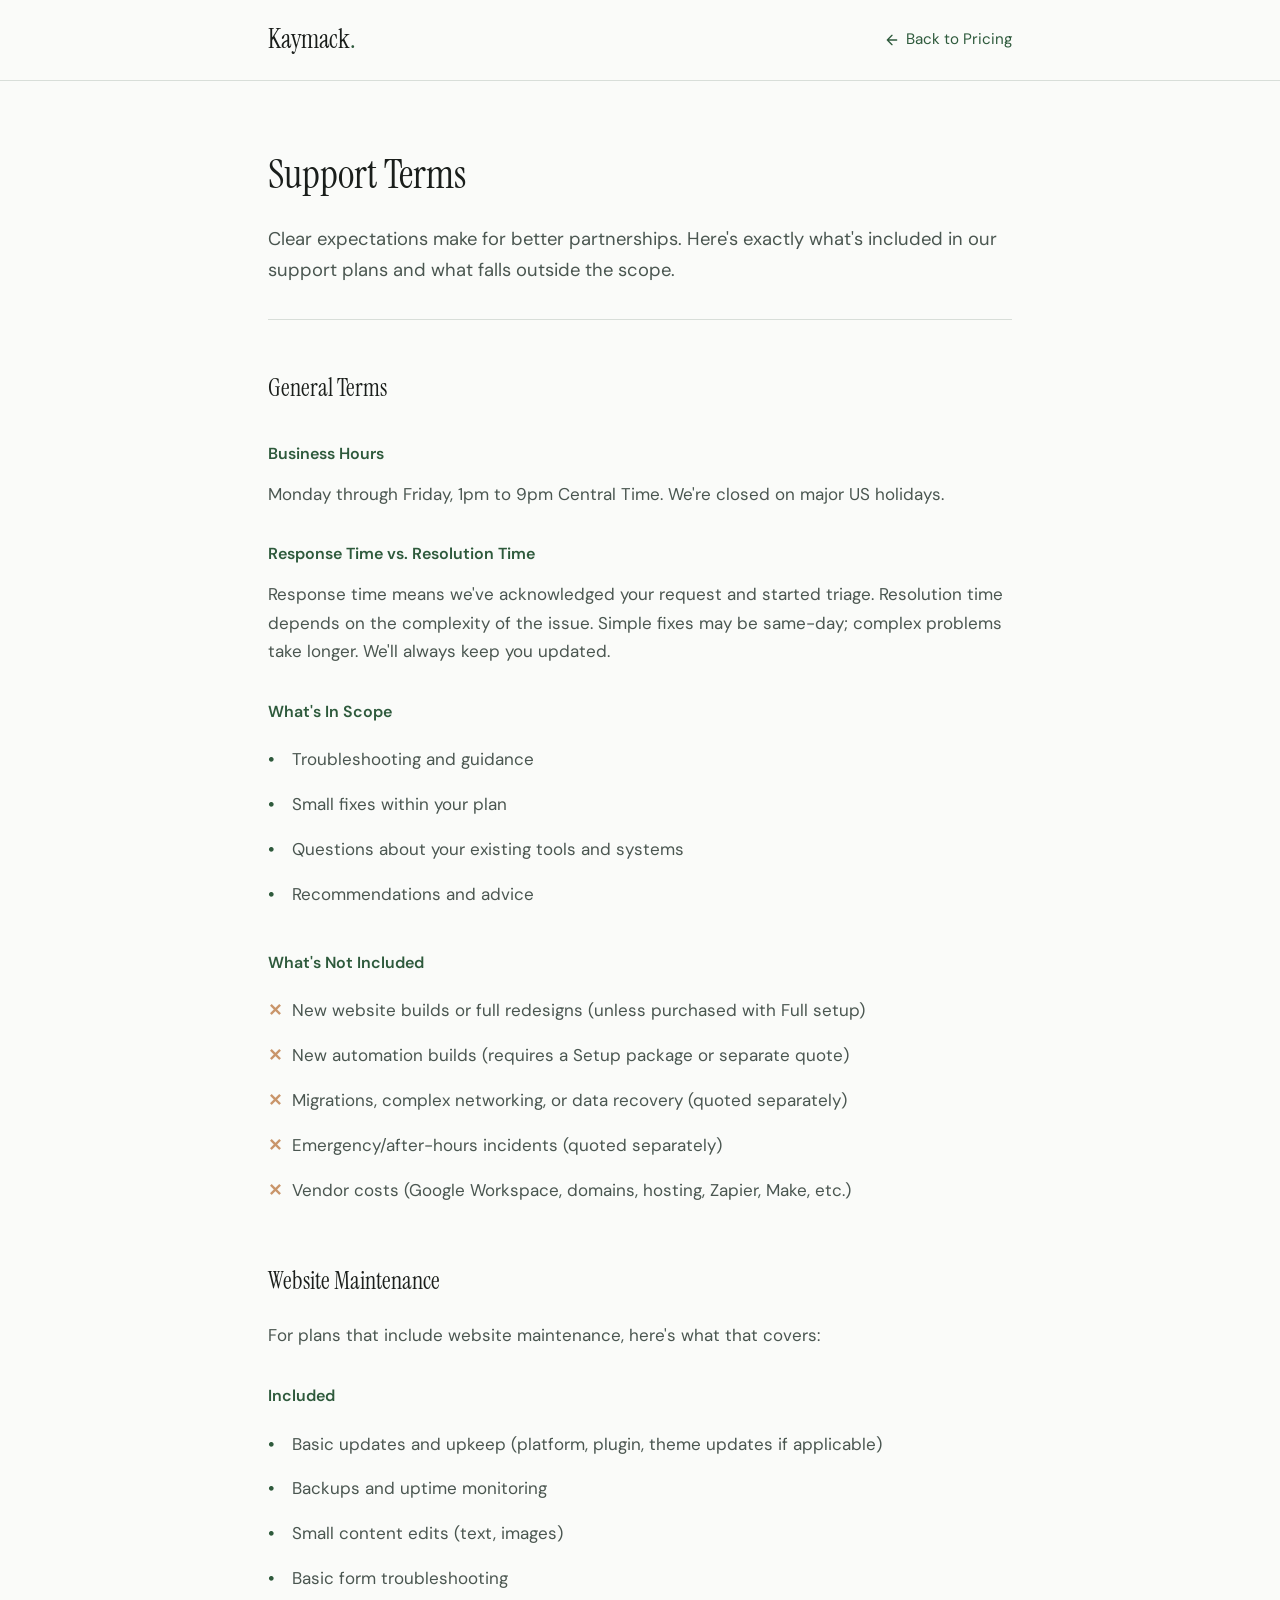
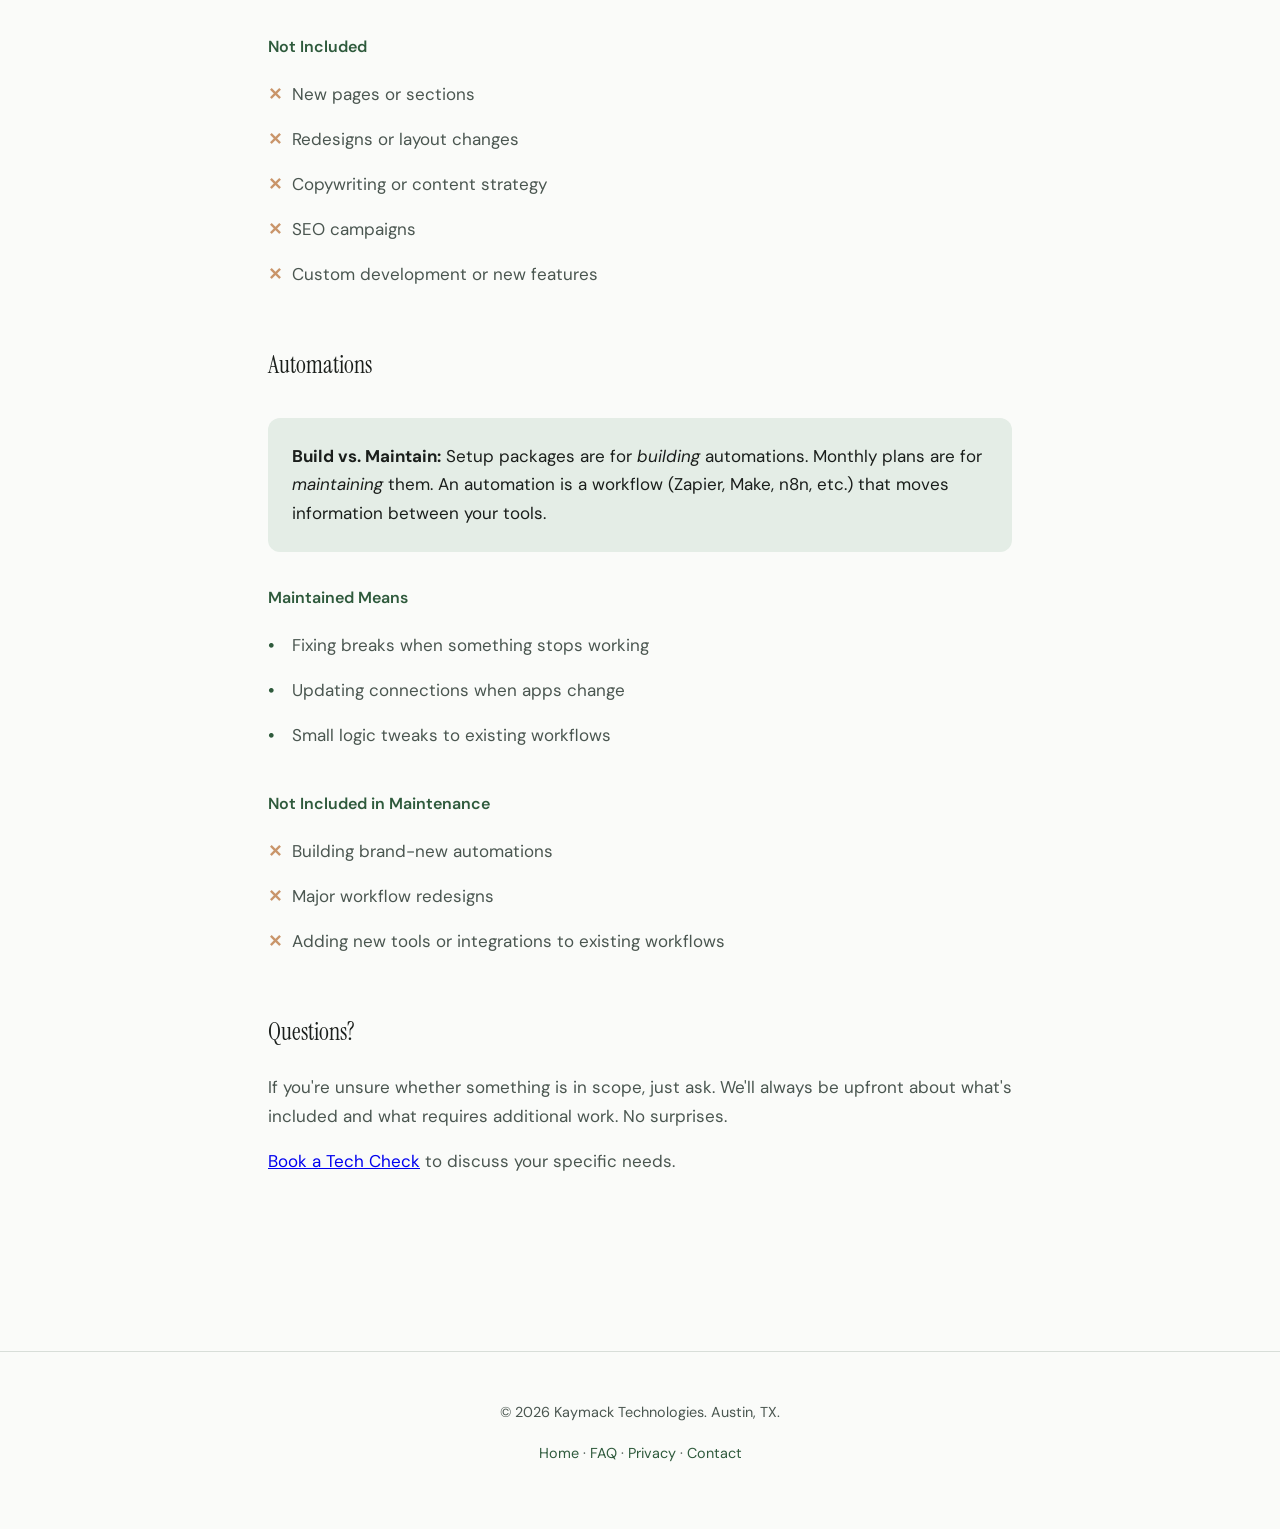
<file: terms.html>
<!DOCTYPE html>
<html lang="en">
<head>
    <meta charset="UTF-8">
    <meta name="viewport" content="width=device-width, initial-scale=1.0">
    <title>Support Terms | Kaymack Technologies</title>
    <meta name="description" content="Support terms and service definitions for Kaymack Technologies.">
    <link rel="canonical" href="https://kaymacktechnologies.com/terms">
    <link rel="icon" type="image/svg+xml" href="favicon.svg">
    <meta property="og:type" content="website">
    <meta property="og:site_name" content="Kaymack Technologies">
    <meta property="og:url" content="https://kaymacktechnologies.com/terms">
    <meta property="og:title" content="Support Terms | Kaymack Technologies">
    <meta property="og:description" content="What our support plans cover, response times, and business hours.">
    <meta property="og:image" content="https://kaymacktechnologies.com/og-image.png">
    <meta name="twitter:card" content="summary_large_image">
    <link rel="preconnect" href="https://fonts.googleapis.com">
    <link rel="preconnect" href="https://fonts.gstatic.com" crossorigin>
    <link href="https://fonts.googleapis.com/css2?family=DM+Sans:ital,opsz,wght@0,9..40,400;0,9..40,500;0,9..40,600;0,9..40,700;1,9..40,400&family=Instrument+Serif:ital@0;1&display=swap" rel="stylesheet">
    <style>
        :root {
            --color-bg: #FAFBF9;
            --color-bg-alt: #F0F2ED;
            --color-text: #1A1E1B;
            --color-text-muted: #4A5650;
            --color-accent: #2E5A3C;
            --color-accent-hover: #234530;
            --color-accent-light: #E4EDE6;
            --color-border: #D8DED9;
            --color-warm: #C9956A;
            --font-display: 'Instrument Serif', serif;
            --font-body: 'DM Sans', sans-serif;
            --radius: 12px;
        }
        [data-theme="dark"] {
            --color-bg: #0F1410;
            --color-bg-alt: #1A1F1B;
            --color-text: #F0F4F1;
            --color-text-muted: #B8C4BA;
            --color-accent: #6BBF7A;
            --color-accent-hover: #5AAD69;
            --color-accent-light: #1E3324;
            --color-border: #2A352C;
            --color-warm: #D4A574;
        }
        * { margin: 0; padding: 0; box-sizing: border-box; }
        html { scroll-behavior: smooth; }
        body {
            font-family: var(--font-body);
            font-size: 17px;
            line-height: 1.7;
            color: var(--color-text);
            background-color: var(--color-bg);
            -webkit-font-smoothing: antialiased;
        }
        .container { max-width: 800px; margin: 0 auto; padding: 0 28px; }
        
        /* Header */
        header {
            padding: 18px 0;
            position: fixed;
            top: 0; left: 0; right: 0;
            background: var(--color-bg);
            z-index: 100;
            border-bottom: 1px solid var(--color-border);
        }
        .header-inner { 
            display: flex; 
            justify-content: space-between; 
            align-items: center;
            max-width: 800px;
            margin: 0 auto;
            padding: 0 28px;
        }
        .logo {
            font-family: var(--font-display);
            font-size: 1.6rem;
            font-weight: 400;
            color: var(--color-text);
            text-decoration: none;
        }
        .logo span { color: var(--color-accent); }
        .back-link {
            color: var(--color-accent);
            text-decoration: none;
            font-size: 0.95rem;
            display: flex;
            align-items: center;
            gap: 6px;
        }
        .back-link:hover { text-decoration: underline; }

        /* Content */
        main {
            padding: 140px 0 80px;
        }
        h1 {
            font-family: var(--font-display);
            font-size: 2.5rem;
            font-weight: 400;
            margin-bottom: 16px;
            color: var(--color-text);
        }
        .intro {
            font-size: 1.15rem;
            color: var(--color-text-muted);
            margin-bottom: 48px;
            padding-bottom: 32px;
            border-bottom: 1px solid var(--color-border);
        }
        h2 {
            font-family: var(--font-display);
            font-size: 1.5rem;
            font-weight: 400;
            margin-top: 48px;
            margin-bottom: 20px;
            color: var(--color-text);
        }
        h3 {
            font-family: var(--font-body);
            font-size: 1rem;
            font-weight: 600;
            margin-top: 32px;
            margin-bottom: 12px;
            color: var(--color-accent);
        }
        p {
            color: var(--color-text-muted);
            margin-bottom: 16px;
        }
        ul {
            list-style: none;
            margin-bottom: 24px;
        }
        li {
            padding: 8px 0;
            padding-left: 24px;
            position: relative;
            color: var(--color-text-muted);
        }
        li::before {
            content: '•';
            position: absolute;
            left: 0;
            color: var(--color-accent);
            font-weight: bold;
        }
        .highlight-box {
            background: var(--color-accent-light);
            border-radius: var(--radius);
            padding: 24px;
            margin: 32px 0;
        }
        .highlight-box p {
            color: var(--color-text);
            margin: 0;
        }
        .not-included li::before {
            content: '✕';
            color: var(--color-warm);
        }
        
        /* Footer */
        footer {
            padding: 48px 0;
            border-top: 1px solid var(--color-border);
            margin-top: 80px;
        }
        .footer-inner {
            text-align: center;
            color: var(--color-text-muted);
            font-size: 0.9rem;
        }
        .footer-inner a {
            color: var(--color-accent);
            text-decoration: none;
        }
    </style>
</head>
<body>
    <header>
        <div class="header-inner">
            <a href="index.html" class="logo">Kaymack<span>.</span></a>
            <a href="index.html#pricing" class="back-link">
                <svg width="16" height="16" viewBox="0 0 24 24" fill="none" stroke="currentColor" stroke-width="2" stroke-linecap="round" stroke-linejoin="round"><path d="M19 12H5M12 19l-7-7 7-7"/></svg>
                Back to Pricing
            </a>
        </div>
    </header>

    <main>
        <div class="container">
            <h1>Support Terms</h1>
            <p class="intro">Clear expectations make for better partnerships. Here's exactly what's included in our support plans and what falls outside the scope.</p>

            <h2>General Terms</h2>
            
            <h3>Business Hours</h3>
            <p>Monday through Friday, 1pm to 9pm Central Time. We're closed on major US holidays.</p>

            <h3>Response Time vs. Resolution Time</h3>
            <p>Response time means we've acknowledged your request and started triage. Resolution time depends on the complexity of the issue. Simple fixes may be same-day; complex problems take longer. We'll always keep you updated.</p>

            <h3>What's In Scope</h3>
            <ul>
                <li>Troubleshooting and guidance</li>
                <li>Small fixes within your plan</li>
                <li>Questions about your existing tools and systems</li>
                <li>Recommendations and advice</li>
            </ul>

            <h3>What's Not Included</h3>
            <ul class="not-included">
                <li>New website builds or full redesigns (unless purchased with Full setup)</li>
                <li>New automation builds (requires a Setup package or separate quote)</li>
                <li>Migrations, complex networking, or data recovery (quoted separately)</li>
                <li>Emergency/after-hours incidents (quoted separately)</li>
                <li>Vendor costs (Google Workspace, domains, hosting, Zapier, Make, etc.)</li>
            </ul>

            <h2>Website Maintenance</h2>
            <p>For plans that include website maintenance, here's what that covers:</p>

            <h3>Included</h3>
            <ul>
                <li>Basic updates and upkeep (platform, plugin, theme updates if applicable)</li>
                <li>Backups and uptime monitoring</li>
                <li>Small content edits (text, images)</li>
                <li>Basic form troubleshooting</li>
            </ul>

            <h3>Not Included</h3>
            <ul class="not-included">
                <li>New pages or sections</li>
                <li>Redesigns or layout changes</li>
                <li>Copywriting or content strategy</li>
                <li>SEO campaigns</li>
                <li>Custom development or new features</li>
            </ul>

            <h2>Automations</h2>
            
            <div class="highlight-box">
                <p><strong>Build vs. Maintain:</strong> Setup packages are for <em>building</em> automations. Monthly plans are for <em>maintaining</em> them. An automation is a workflow (Zapier, Make, n8n, etc.) that moves information between your tools.</p>
            </div>

            <h3>Maintained Means</h3>
            <ul>
                <li>Fixing breaks when something stops working</li>
                <li>Updating connections when apps change</li>
                <li>Small logic tweaks to existing workflows</li>
            </ul>

            <h3>Not Included in Maintenance</h3>
            <ul class="not-included">
                <li>Building brand-new automations</li>
                <li>Major workflow redesigns</li>
                <li>Adding new tools or integrations to existing workflows</li>
            </ul>

            <h2>Questions?</h2>
            <p>If you're unsure whether something is in scope, just ask. We'll always be upfront about what's included and what requires additional work. No surprises.</p>

            <p><a href="https://calendly.com/isaac-kaymacktechnologies/30min">Book a Tech Check</a> to discuss your specific needs.</p>
        </div>
    </main>

    <footer>
        <div class="container">
            <div class="footer-inner">
                <p>© <span id="year"></span> Kaymack Technologies. Austin, TX.</p>
                <p><a href="/">Home</a> · <a href="/faq">FAQ</a> · <a href="/privacy">Privacy</a> · <a href="/card">Contact</a></p>
            </div>
        </div>
    </footer>
    <script>document.getElementById('year').textContent = new Date().getFullYear();</script>
</body>
</html>
</file>
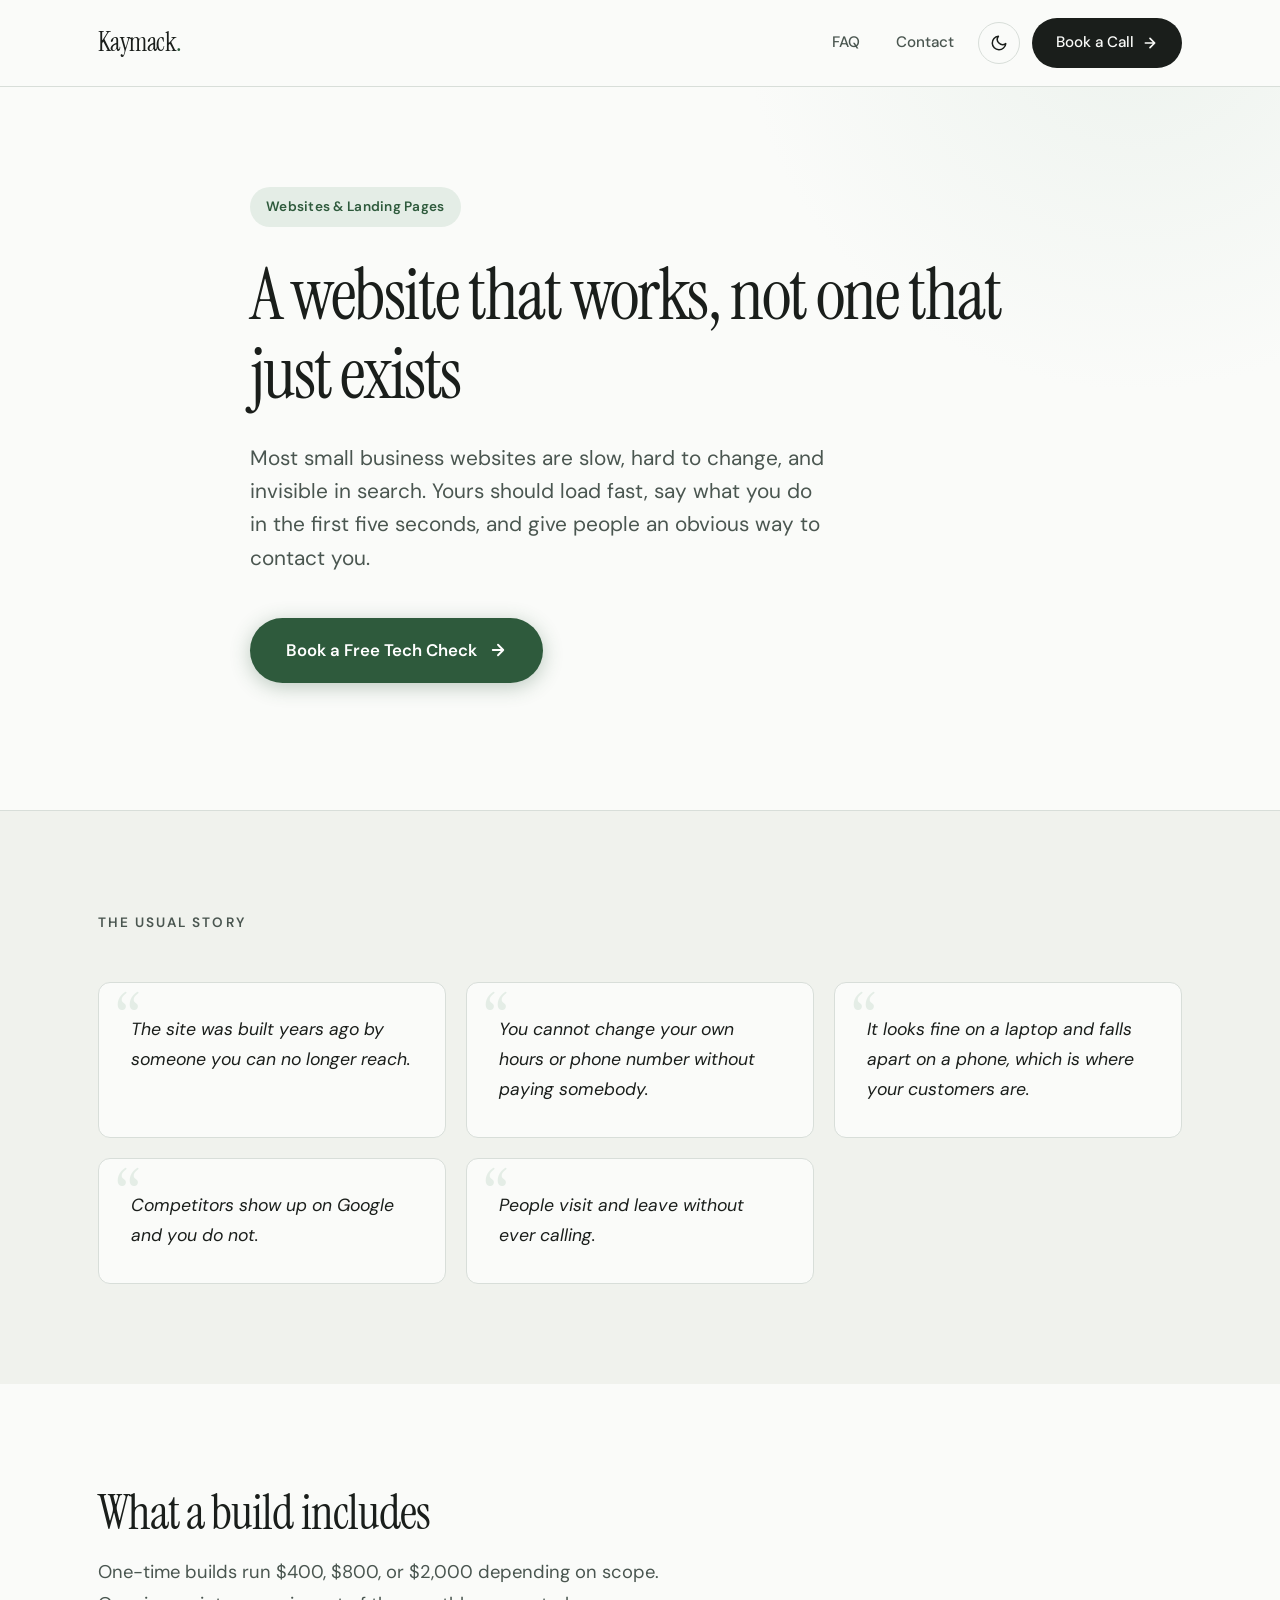
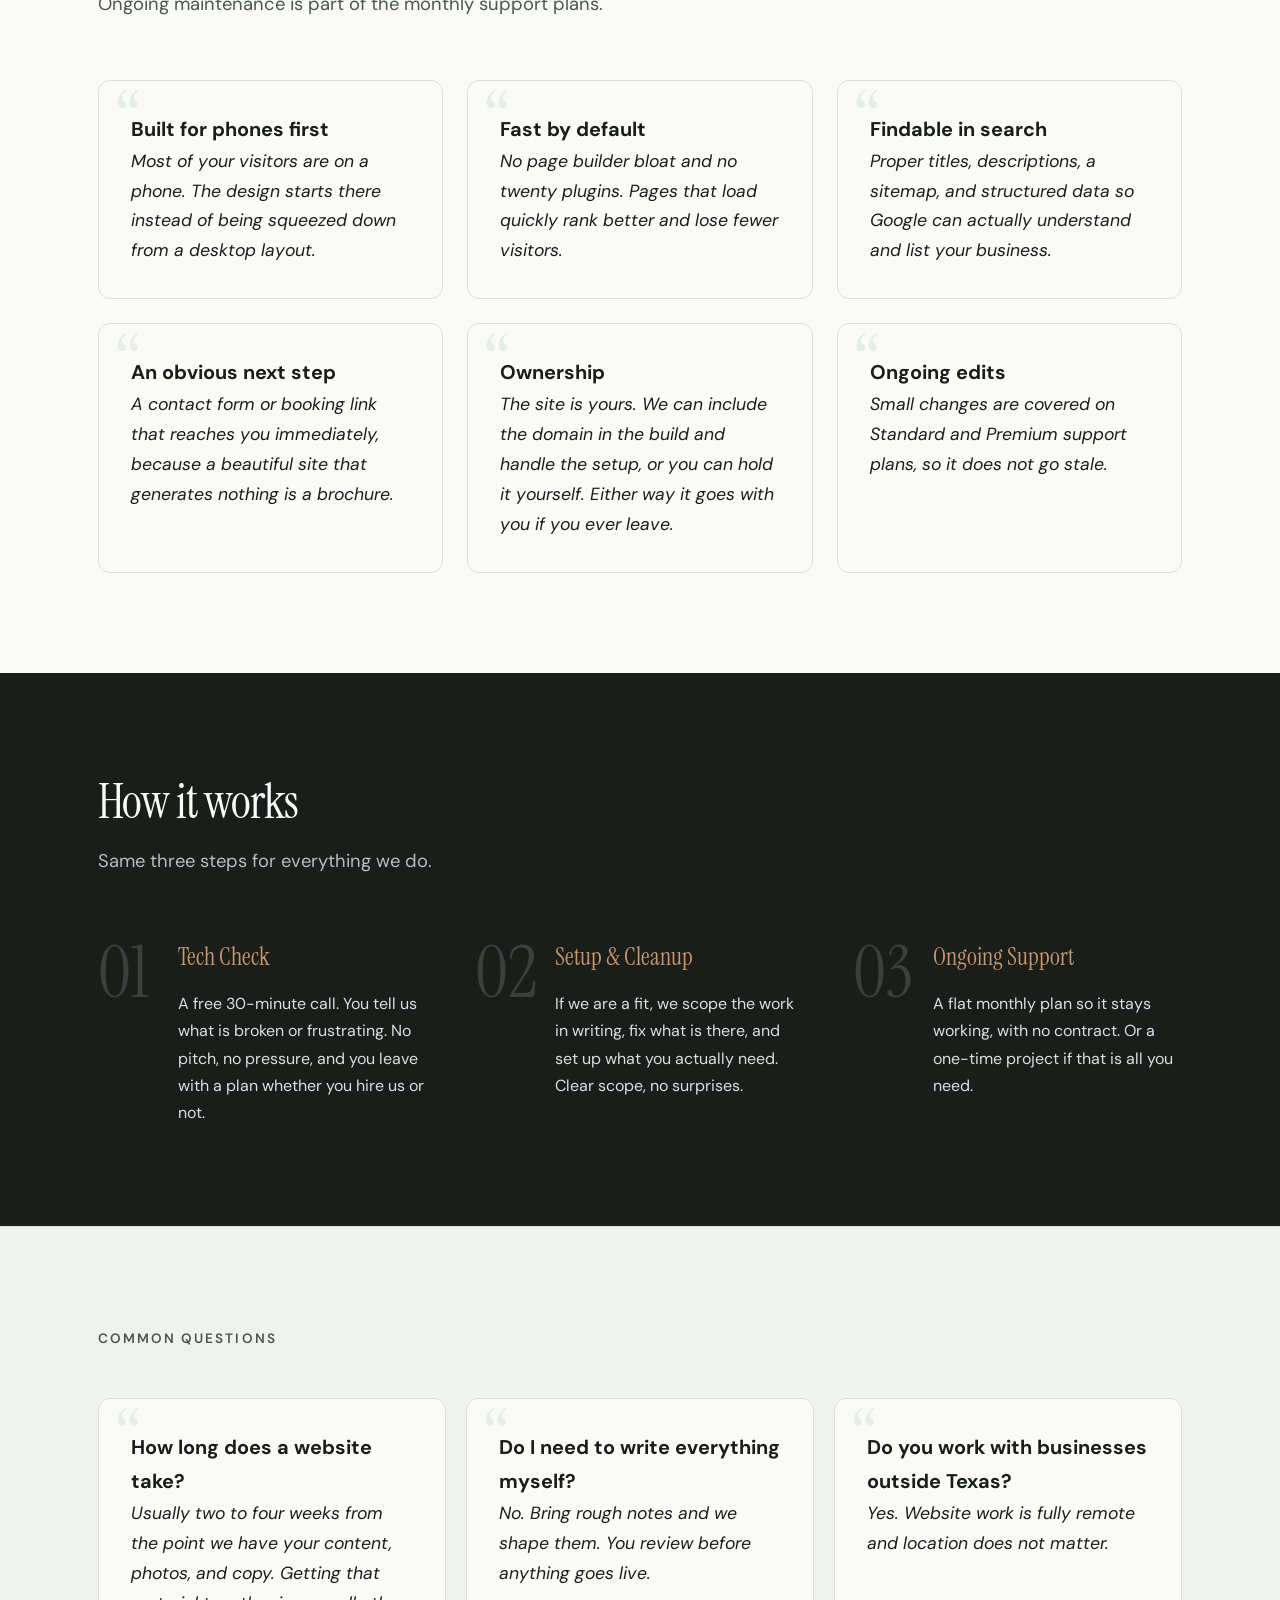
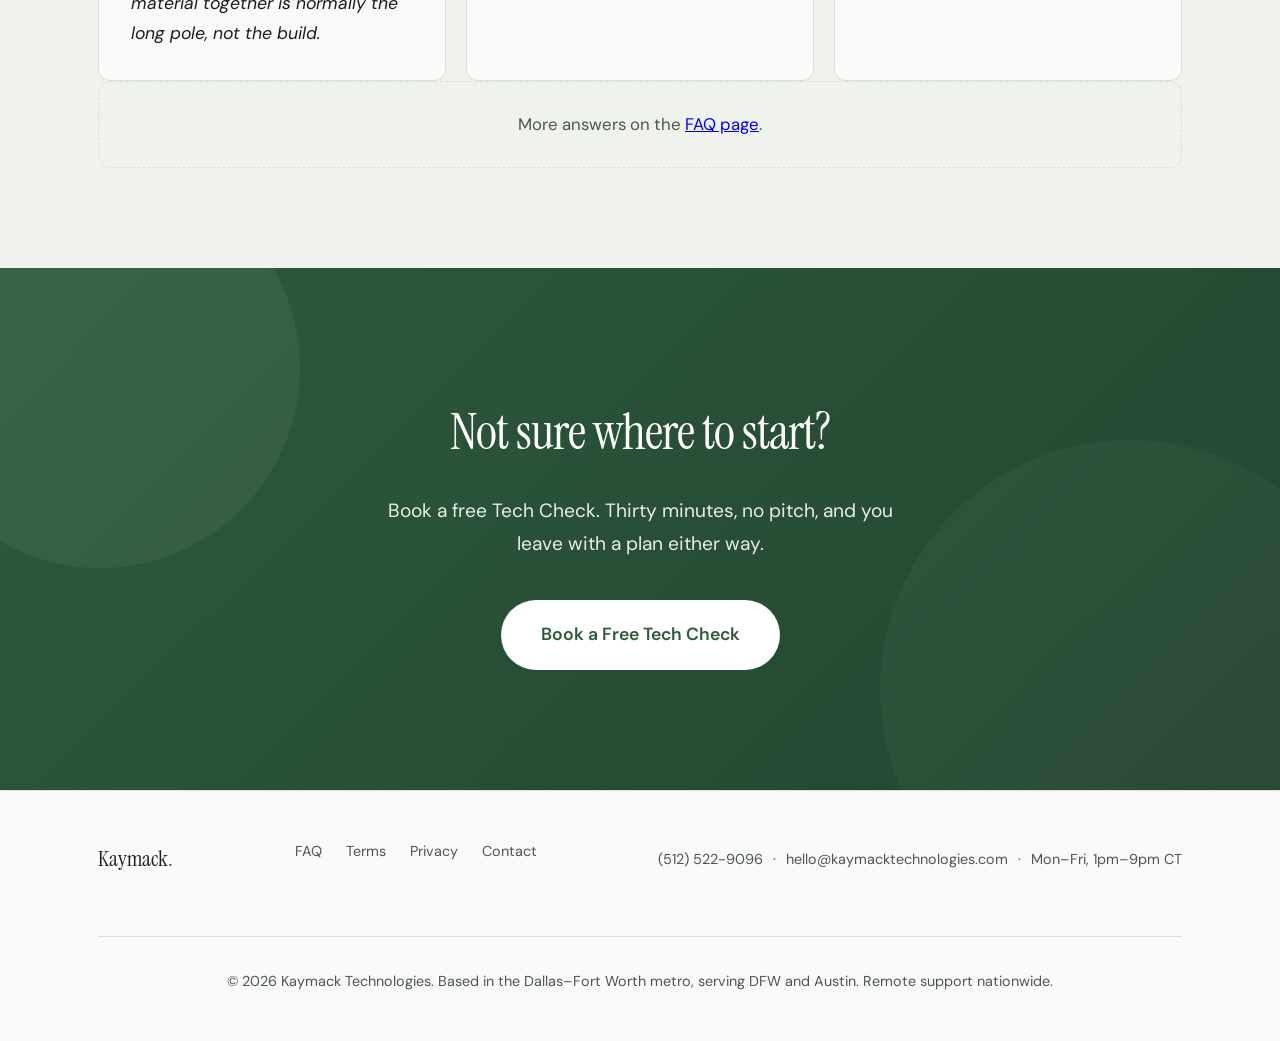
<file: websites.html>
<!DOCTYPE html>
<html lang="en">
<head>
    <meta charset="UTF-8">
    <meta name="viewport" content="width=device-width, initial-scale=1.0">
    <title>Small Business Website Design | Kaymack Technologies</title>
    <meta name="description" content="Fast, clean websites and landing pages for small businesses. No bloated templates, no page builders you cannot edit. Built to be found and to convert.">
    <link rel="canonical" href="https://kaymacktechnologies.com/websites">
    <meta property="og:type" content="website">
    <meta property="og:site_name" content="Kaymack Technologies">
    <meta property="og:locale" content="en_US">
    <meta property="og:url" content="https://kaymacktechnologies.com/websites">
    <meta property="og:title" content="Small Business Website Design | Kaymack Technologies">
    <meta property="og:description" content="Fast, clean websites and landing pages for small businesses. No bloated templates, no page builders you cannot edit. Built to be found and to convert.">
    <meta property="og:image" content="https://kaymacktechnologies.com/og-image.png">
    <meta name="twitter:card" content="summary_large_image">
    <meta name="twitter:title" content="Small Business Website Design | Kaymack Technologies">
    <meta name="twitter:description" content="Fast, clean websites and landing pages for small businesses. No bloated templates, no page builders you cannot edit. Built to be found and to convert.">
    <meta name="twitter:image" content="https://kaymacktechnologies.com/og-image.png">
    <link rel="icon" type="image/svg+xml" href="favicon.svg">
    <link rel="preconnect" href="https://fonts.googleapis.com">
    <link rel="preconnect" href="https://fonts.gstatic.com" crossorigin>
    <link href="https://fonts.googleapis.com/css2?family=DM+Sans:ital,opsz,wght@0,9..40,400;0,9..40,500;0,9..40,600;0,9..40,700;1,9..40,400&family=Instrument+Serif:ital@0;1&display=swap" rel="stylesheet">
    <script type="application/ld+json">
{
      "@context": "https://schema.org",
      "@graph": [
            {
                  "@type": "Service",
                  "name": "Websites & Landing Pages",
                  "description": "Fast, clean websites and landing pages for small businesses. No bloated templates, no page builders you cannot edit. Built to be found and to convert.",
                  "url": "https://kaymacktechnologies.com/websites",
                  "provider": {
                        "@id": "https://kaymacktechnologies.com/#business"
                  },
                  "areaServed": [
                        {
                              "@type": "City",
                              "name": "Dallas"
                        },
                        {
                              "@type": "City",
                              "name": "Fort Worth"
                        },
                        {
                              "@type": "City",
                              "name": "Austin"
                        },
                        {
                              "@type": "Country",
                              "name": "United States"
                        }
                  ]
            },
            {
                  "@type": "FAQPage",
                  "mainEntity": [
                        {
                              "@type": "Question",
                              "name": "How long does a website take?",
                              "acceptedAnswer": {
                                    "@type": "Answer",
                                    "text": "Usually two to four weeks from the point we have your content, photos, and copy. Getting that material together is normally the long pole, not the build."
                              }
                        },
                        {
                              "@type": "Question",
                              "name": "Do I need to write everything myself?",
                              "acceptedAnswer": {
                                    "@type": "Answer",
                                    "text": "No. Bring rough notes and we shape them. You review before anything goes live."
                              }
                        },
                        {
                              "@type": "Question",
                              "name": "Do you work with businesses outside Texas?",
                              "acceptedAnswer": {
                                    "@type": "Answer",
                                    "text": "Yes. Website work is fully remote and location does not matter."
                              }
                        }
                  ]
            },
            {
                  "@type": "BreadcrumbList",
                  "itemListElement": [
                        {
                              "@type": "ListItem",
                              "position": 1,
                              "name": "Home",
                              "item": "https://kaymacktechnologies.com/"
                        },
                        {
                              "@type": "ListItem",
                              "position": 2,
                              "name": "Websites & Landing Pages",
                              "item": "https://kaymacktechnologies.com/websites"
                        }
                  ]
            }
      ]
}
    </script>
    <link rel="stylesheet" href="styles.css">
</head>
<body>
<header>
        <div class="container header-inner">
            <a href="#" class="logo">Kaymack<span>.</span></a>
            <div class="header-right">
                <a href="/faq" class="nav-link">FAQ</a>
                <a href="/card" class="nav-link">Contact</a>
                <button class="theme-toggle" id="themeToggle" aria-label="Toggle dark mode">
                    <svg class="moon" width="18" height="18" viewBox="0 0 24 24" fill="none" stroke="currentColor" stroke-width="2" stroke-linecap="round" stroke-linejoin="round"><path d="M21 12.79A9 9 0 1 1 11.21 3 7 7 0 0 0 21 12.79z"></path></svg>
                    <svg class="sun" width="18" height="18" viewBox="0 0 24 24" fill="none" stroke="currentColor" stroke-width="2" stroke-linecap="round" stroke-linejoin="round"><circle cx="12" cy="12" r="5"></circle><line x1="12" y1="1" x2="12" y2="3"></line><line x1="12" y1="21" x2="12" y2="23"></line><line x1="4.22" y1="4.22" x2="5.64" y2="5.64"></line><line x1="18.36" y1="18.36" x2="19.78" y2="19.78"></line><line x1="1" y1="12" x2="3" y2="12"></line><line x1="21" y1="12" x2="23" y2="12"></line><line x1="4.22" y1="19.78" x2="5.64" y2="18.36"></line><line x1="18.36" y1="5.64" x2="19.78" y2="4.22"></line></svg>
                </button>
                <a href="/book" class="header-cta">
                    <span>Book a Call</span>
                    <svg width="16" height="16" viewBox="0 0 24 24" fill="none" stroke="currentColor" stroke-width="2.5" stroke-linecap="round" stroke-linejoin="round"><path d="M5 12h14M12 5l7 7-7 7"/></svg>
                </a>
            </div>
        </div>
    </header>

    <section class="hero">
        <div class="container">
            <div class="hero-content">
                <div class="hero-label">Websites & Landing Pages</div>
                <h1>A website that works, not one that just exists</h1>
                <p class="hero-sub">Most small business websites are slow, hard to change, and invisible in search. Yours should load fast, say what you do in the first five seconds, and give people an obvious way to contact you.</p>
                <a href="/book" class="hero-cta">
                    <span>Book a Free Tech Check</span>
                    <svg width="18" height="18" viewBox="0 0 24 24" fill="none" stroke="currentColor" stroke-width="2.5" stroke-linecap="round" stroke-linejoin="round"><path d="M5 12h14M12 5l7 7-7 7"/></svg>
                </a>
            </div>
        </div>
    </section>

    <section class="problems">
        <div class="container">
            <h2>The usual story</h2>
            <div class="problem-grid">
                <div class="problem-card">
                    <p>The site was built years ago by someone you can no longer reach.</p>
                </div>
                <div class="problem-card">
                    <p>You cannot change your own hours or phone number without paying somebody.</p>
                </div>
                <div class="problem-card">
                    <p>It looks fine on a laptop and falls apart on a phone, which is where your customers are.</p>
                </div>
                <div class="problem-card">
                    <p>Competitors show up on Google and you do not.</p>
                </div>
                <div class="problem-card">
                    <p>People visit and leave without ever calling.</p>
                </div>
            </div>
        </div>
    </section>

    <section class="approach">
        <div class="container">
            <div class="section-header">
                <h2>What a build includes</h2>
                <p>One-time builds run $400, $800, or $2,000 depending on scope. Ongoing maintenance is part of the monthly support plans.</p>
            </div>
            <div class="approach-grid">
                <div class="problem-card">
                    <h3>Built for phones first</h3>
                    <p>Most of your visitors are on a phone. The design starts there instead of being squeezed down from a desktop layout.</p>
                </div>
                <div class="problem-card">
                    <h3>Fast by default</h3>
                    <p>No page builder bloat and no twenty plugins. Pages that load quickly rank better and lose fewer visitors.</p>
                </div>
                <div class="problem-card">
                    <h3>Findable in search</h3>
                    <p>Proper titles, descriptions, a sitemap, and structured data so Google can actually understand and list your business.</p>
                </div>
                <div class="problem-card">
                    <h3>An obvious next step</h3>
                    <p>A contact form or booking link that reaches you immediately, because a beautiful site that generates nothing is a brochure.</p>
                </div>
                <div class="problem-card">
                    <h3>Ownership</h3>
                    <p>The site is yours. We can include the domain in the build and handle the setup, or you can hold it yourself. Either way it goes with you if you ever leave.</p>
                </div>
                <div class="problem-card">
                    <h3>Ongoing edits</h3>
                    <p>Small changes are covered on Standard and Premium support plans, so it does not go stale.</p>
                </div>
            </div>
        </div>
    </section>

    <section class="how-it-works">
        <div class="container">
            <div class="section-header">
                <h2>How it works</h2>
                <p>Same three steps for everything we do.</p>
            </div>
            <div class="steps">
                <div class="step">
                    <div class="step-number">01</div>
                    <h3>Tech Check</h3>
                    <p>A free 30-minute call. You tell us what is broken or frustrating. No pitch, no pressure, and you leave with a plan whether you hire us or not.</p>
                </div>
                <div class="step">
                    <div class="step-number">02</div>
                    <h3>Setup &amp; Cleanup</h3>
                    <p>If we are a fit, we scope the work in writing, fix what is there, and set up what you actually need. Clear scope, no surprises.</p>
                </div>
                <div class="step">
                    <div class="step-number">03</div>
                    <h3>Ongoing Support</h3>
                    <p>A flat monthly plan so it stays working, with no contract. Or a one-time project if that is all you need.</p>
                </div>
            </div>
        </div>
    </section>

    <section class="problems">
        <div class="container">
            <h2>Common questions</h2>
            <div class="problem-grid">
                <div class="problem-card">
                    <h3>How long does a website take?</h3>
                    <p>Usually two to four weeks from the point we have your content, photos, and copy. Getting that material together is normally the long pole, not the build.</p>
                </div>
                <div class="problem-card">
                    <h3>Do I need to write everything myself?</h3>
                    <p>No. Bring rough notes and we shape them. You review before anything goes live.</p>
                </div>
                <div class="problem-card">
                    <h3>Do you work with businesses outside Texas?</h3>
                    <p>Yes. Website work is fully remote and location does not matter.</p>
                </div>
            </div>
            <p class="pricing-note">More answers on the <a href="/faq">FAQ page</a>.</p>
        </div>
    </section>

    <section class="cta-section">
        <div class="container">
            <h2>Not sure where to start?</h2>
            <p>Book a free Tech Check. Thirty minutes, no pitch, and you leave with a plan either way.</p>
            <a href="/book" class="btn">Book a Free Tech Check</a>
        </div>
    </section>

<footer>
        <div class="container">
            <div class="footer-inner">
                <div class="footer-logo">Kaymack<span>.</span></div>
                <div class="footer-links">
                    <a href="/faq">FAQ</a>
                    <a href="/terms">Terms</a>
                    <a href="/privacy">Privacy</a>
                    <a href="/card">Contact</a>
                </div>
                <!-- Name, address, phone: kept identical to the Google Business
                     Profile. Search cross-checks the two, so edit them together. -->
                <div class="footer-nap">
                    <a href="tel:+15125229096">(512) 522-9096</a>
                    <span aria-hidden="true">&middot;</span>
                    <a href="mailto:hello@kaymacktechnologies.com">hello@kaymacktechnologies.com</a>
                    <span aria-hidden="true">&middot;</span>
                    <span>Mon&ndash;Fri, 1pm&ndash;9pm CT</span>
                </div>
                <div class="footer-copy">&copy; <span id="year"></span> Kaymack Technologies. Based in the Dallas&ndash;Fort Worth metro, serving DFW and Austin. Remote support nationwide.</div>
            </div>
        </div>
    </footer>
    <script src="main.js"></script>
</body>
</html>
</file>
<file: styles.css>
/* ===========================
   Variables & Theme
   =========================== */
:root {
    --color-bg: #FAFBF9;
    --color-bg-alt: #F0F2ED;
    --color-text: #1A1E1B;
    --color-text-muted: #4A5650;
    --color-accent: #2E5A3C;
    --color-accent-hover: #234530;
    --color-accent-light: #E4EDE6;
    --color-border: #D8DED9;
    --color-warm: #C9956A;
    --font-display: 'Instrument Serif', serif;
    --font-body: 'DM Sans', sans-serif;
    --radius: 12px;
    --shadow-sm: 0 2px 8px rgba(0,0,0,0.04);
    --shadow-md: 0 8px 30px rgba(0,0,0,0.08);
    --shadow-lg: 0 20px 50px rgba(0,0,0,0.12);
}

[data-theme="dark"] {
    --color-bg: #0F1410;
    --color-bg-alt: #1A1F1B;
    --color-text: #F0F4F1;
    --color-text-muted: #B8C4BA;
    --color-accent: #6BBF7A;
    --color-accent-hover: #5AAD69;
    --color-accent-light: #1E3324;
    --color-border: #2A352C;
    --color-warm: #D4A574;
    --shadow-sm: 0 2px 8px rgba(0,0,0,0.3);
    --shadow-md: 0 8px 30px rgba(0,0,0,0.4);
    --shadow-lg: 0 20px 50px rgba(0,0,0,0.5);
}

/* ===========================
   Reset & Base
   =========================== */
* { margin: 0; padding: 0; box-sizing: border-box; }
html { scroll-behavior: smooth; }
/* Safety net: nothing may widen the page past the screen. `clip` (not hidden)
   so no scroll container is created and position: sticky keeps working. The
   real fixes still matter (this only clips the symptom), but it means one
   too-wide element can never again shove the whole mobile page sideways. */
html { overflow-x: clip; }
body {
    font-family: var(--font-body);
    font-size: 17px;
    line-height: 1.7;
    color: var(--color-text);
    background-color: var(--color-bg);
    -webkit-font-smoothing: antialiased;
}
.container { max-width: 1140px; margin: 0 auto; padding: 0 28px; }
section { padding: 100px 0; }

/* ===========================
   Header
   =========================== */
header {
    padding: 18px 0;
    position: fixed;
    top: 0; left: 0; right: 0;
    background: var(--color-bg);
    z-index: 100;
    border-bottom: 1px solid var(--color-border);
    transition: all 0.3s ease;
}
header.scrolled {
    background: rgba(250, 249, 246, 0.85);
    backdrop-filter: blur(20px);
}
[data-theme="dark"] header.scrolled {
    background: rgba(17, 17, 16, 0.85);
}
.header-inner { display: flex; justify-content: space-between; align-items: center; }
.header-right { display: flex; align-items: center; gap: 12px; }
.nav-link {
    color: var(--color-text-muted);
    text-decoration: none;
    font-size: 0.95rem;
    font-weight: 500;
    padding: 8px 12px;
    border-radius: 8px;
    transition: all 0.2s ease;
}
.nav-link:hover {
    color: var(--color-text);
    background: var(--color-accent-light);
}
.theme-toggle {
    width: 42px; height: 42px;
    border-radius: 50%;
    border: 1px solid var(--color-border);
    background: var(--color-bg);
    color: var(--color-text);
    cursor: pointer;
    display: flex; align-items: center; justify-content: center;
    transition: all 0.3s ease;
}
.theme-toggle:hover {
    border-color: var(--color-accent);
    background: var(--color-accent-light);
    transform: rotate(15deg);
}
.theme-toggle .sun { display: none; }
.theme-toggle .moon { display: block; }
[data-theme="dark"] .theme-toggle .sun { display: block; }
[data-theme="dark"] .theme-toggle .moon { display: none; }
.logo {
    font-family: var(--font-display);
    font-size: 1.6rem;
    font-weight: 400;
    color: var(--color-text);
    text-decoration: none;
    letter-spacing: -0.02em;
}
.logo span { color: var(--color-accent); }
.header-cta {
    display: inline-flex; align-items: center; gap: 8px;
    padding: 12px 24px;
    background: var(--color-text);
    color: var(--color-bg);
    text-decoration: none;
    font-weight: 500;
    font-size: 0.95rem;
    border-radius: 100px;
    transition: all 0.3s ease;
}
.header-cta:hover {
    background: var(--color-accent);
    transform: translateY(-2px);
    box-shadow: var(--shadow-md);
}

/* ===========================
   Hero
   =========================== */
.hero {
    padding: 180px 0 120px;
    min-height: 90vh;
    display: flex;
    align-items: center;
    position: relative;
    overflow: hidden;
}
.hero::before {
    content: '';
    position: absolute;
    top: -50%; right: -20%;
    width: 800px; height: 800px;
    background: radial-gradient(circle, var(--color-accent-light) 0%, transparent 70%);
    opacity: 0.6;
    pointer-events: none;
}
.hero-content { max-width: 780px; position: relative; z-index: 1; }
.hero-label {
    display: inline-block;
    padding: 8px 16px;
    background: var(--color-accent-light);
    color: var(--color-accent);
    font-size: 0.85rem;
    font-weight: 600;
    border-radius: 100px;
    margin-bottom: 28px;
    letter-spacing: 0.02em;
}
.hero h1 {
    font-family: var(--font-display);
    font-size: clamp(3rem, 7vw, 4.5rem);
    font-weight: 400;
    line-height: 1.1;
    letter-spacing: -0.03em;
    margin-bottom: 28px;
    color: var(--color-text);
}
.hero h1 em {
    font-style: italic;
    color: var(--color-accent);
    position: relative;
}
.hero h1 em::after {
    content: '';
    position: absolute;
    bottom: 4px; left: 0; right: 0;
    height: 3px;
    background: var(--color-warm);
    opacity: 0.5;
}
.hero-sub {
    font-size: 1.3rem;
    color: var(--color-text-muted);
    margin-bottom: 44px;
    max-width: 580px;
    line-height: 1.6;
}
.hero-cta {
    display: inline-flex; align-items: center; gap: 12px;
    padding: 18px 36px;
    background: var(--color-accent);
    color: white;
    text-decoration: none;
    font-weight: 600;
    font-size: 1.05rem;
    border-radius: 100px;
    transition: all 0.3s ease;
    box-shadow: 0 4px 20px rgba(46, 90, 60, 0.3);
}
.hero-cta:hover {
    background: var(--color-accent-hover);
    transform: translateY(-3px);
    box-shadow: 0 8px 30px rgba(46, 90, 60, 0.4);
}
.hero-cta svg { transition: transform 0.3s ease; }
.hero-cta:hover svg { transform: translateX(4px); }

/* ===========================
   Values Banner
   =========================== */
.values-banner {
    background: var(--color-text);
    color: var(--color-bg);
    padding: 50px 0;
    text-align: center;
    position: relative;
    overflow: hidden;
}
.values-banner::before {
    content: '\2726';
    position: absolute;
    left: 10%; top: 50%;
    transform: translateY(-50%);
    font-size: 1.5rem;
    opacity: 0.2;
}
.values-banner::after {
    content: '\2726';
    position: absolute;
    right: 10%; top: 50%;
    transform: translateY(-50%);
    font-size: 1.5rem;
    opacity: 0.2;
}
.values-banner p {
    font-family: var(--font-display);
    font-size: 1.5rem;
    font-weight: 400;
    max-width: 700px;
    margin: 0 auto;
    line-height: 1.4;
}
.values-banner p em { font-style: italic; color: var(--color-warm); }

/* ===========================
   Problems
   =========================== */
.problems {
    background: var(--color-bg-alt);
    border-top: 1px solid var(--color-border);
}
.problems h2 {
    font-family: var(--font-body);
    font-size: 0.85rem;
    font-weight: 600;
    text-transform: uppercase;
    letter-spacing: 0.15em;
    color: var(--color-text-muted);
    margin-bottom: 48px;
}
.problem-grid {
    display: grid;
    grid-template-columns: repeat(auto-fit, minmax(min(100%, 320px), 1fr));
    gap: 20px;
}
.problem-card {
    background: var(--color-bg);
    padding: 32px;
    border-radius: var(--radius);
    border: 1px solid var(--color-border);
    position: relative;
    transition: all 0.3s ease;
    cursor: default;
}
.problem-card:hover {
    transform: translateY(-4px);
    box-shadow: var(--shadow-md);
    border-color: var(--color-warm);
}
.problem-card::before {
    content: '\201C';
    font-family: var(--font-display);
    font-size: 5rem;
    color: var(--color-accent-light);
    position: absolute;
    top: 5px; left: 20px;
    line-height: 1;
}
[data-theme="dark"] .problem-card::before { opacity: 0.3; }
.problem-card p {
    position: relative;
    z-index: 1;
    color: var(--color-text);
    font-size: 1.1rem;
    font-style: italic;
}

/* ===========================
   Approach
   =========================== */
.approach { background: var(--color-bg); }
.section-header {
    max-width: 600px;
    margin-bottom: 60px;
}
.section-header h2 {
    font-family: var(--font-display);
    font-size: clamp(2.2rem, 5vw, 3rem);
    font-weight: 400;
    letter-spacing: -0.02em;
    margin-bottom: 16px;
    line-height: 1.2;
}
.section-header p {
    color: var(--color-text-muted);
    font-size: 1.15rem;
}
.approach-grid {
    display: grid;
    grid-template-columns: repeat(auto-fit, minmax(min(100%, 300px), 1fr));
    gap: 24px;
}
.approach-card {
    padding: 40px 32px;
    background: var(--color-bg-alt);
    border-radius: var(--radius);
    border: 1px solid var(--color-border);
    text-align: center;
    transition: all 0.3s ease;
}
.approach-card:hover {
    background: var(--color-bg);
    border-color: var(--color-accent);
    transform: translateY(-4px);
    box-shadow: var(--shadow-md);
}
.approach-card .icon {
    width: 64px; height: 64px;
    background: linear-gradient(135deg, var(--color-accent) 0%, var(--color-accent-hover) 100%);
    border-radius: 16px;
    display: flex; align-items: center; justify-content: center;
    margin: 0 auto 24px;
    color: white;
    transition: transform 0.3s ease;
}
.approach-card:hover .icon { transform: scale(1.1) rotate(-5deg); }
.approach-card h3 {
    font-family: var(--font-display);
    font-size: 1.4rem;
    font-weight: 400;
    margin-bottom: 12px;
}
.approach-card p { color: var(--color-text-muted); font-size: 0.95rem; line-height: 1.6; }

/* ===========================
   Services
   =========================== */
.services { background: var(--color-bg-alt); border-top: 1px solid var(--color-border); }
.services-grid {
    display: grid;
    grid-template-columns: repeat(auto-fit, minmax(min(100%, 280px), 1fr));
    gap: 20px;
}
.service-card {
    padding: 36px 28px;
    background: var(--color-bg);
    border-radius: var(--radius);
    border: 1px solid var(--color-border);
    transition: all 0.3s ease;
    position: relative;
    overflow: hidden;
}
.service-card::after {
    content: '';
    position: absolute;
    top: 0; left: 0;
    width: 4px; height: 0;
    background: var(--color-accent);
    transition: height 0.3s ease;
}
.service-card:hover::after { height: 100%; }
.service-card:hover {
    border-color: var(--color-accent);
    transform: translateY(-4px);
    box-shadow: var(--shadow-md);
}
.service-icon {
    width: 52px; height: 52px;
    background: var(--color-accent-light);
    border-radius: 12px;
    display: flex; align-items: center; justify-content: center;
    margin-bottom: 20px;
    color: var(--color-accent);
    transition: all 0.3s ease;
}
.service-card:hover .service-icon {
    background: var(--color-accent);
    color: white;
}
.service-card h3 {
    font-family: var(--font-display);
    font-size: 1.3rem;
    font-weight: 400;
    margin-bottom: 10px;
}
.service-card p { color: var(--color-text-muted); font-size: 0.95rem; }

/* ===========================
   How it Works
   =========================== */
.how-it-works {
    background: var(--color-text);
    color: var(--color-bg);
    position: relative;
}
[data-theme="dark"] .how-it-works {
    background: #1A2E1F;
}
.how-it-works .section-header h2 { color: var(--color-bg); }
.how-it-works .section-header p { color: rgba(255,255,255,0.7); }
.steps {
    display: grid;
    grid-template-columns: repeat(auto-fit, minmax(min(100%, 300px), 1fr));
    gap: 48px;
}
.step { position: relative; padding-left: 80px; }
.step-number {
    position: absolute;
    left: 0; top: 0;
    font-family: var(--font-display);
    font-size: 4.5rem;
    font-weight: 400;
    color: rgba(255, 255, 255, 0.15);
    line-height: 1;
}
.step h3 {
    font-family: var(--font-display);
    font-size: 1.5rem;
    font-weight: 400;
    margin-bottom: 12px;
    color: var(--color-warm);
}
.step p { color: rgba(255, 255, 255, 0.85); font-size: 1rem; line-height: 1.7; }

/* ===========================
   Pricing
   =========================== */
.pricing { background: var(--color-bg); }
.pricing-section-title {
    font-family: var(--font-display);
    font-size: 1.5rem;
    font-weight: 400;
    margin-bottom: 28px;
    color: var(--color-text-muted);
}
.pricing-grid {
    display: grid;
    grid-template-columns: repeat(auto-fit, minmax(min(100%, 280px), 1fr));
    gap: 24px;
    margin-bottom: 70px;
}
.pricing-card {
    background: var(--color-bg-alt);
    border: 2px solid var(--color-border);
    border-radius: 20px;
    padding: 36px;
    transition: all 0.3s ease;
    position: relative;
}
.pricing-card:hover {
    transform: translateY(-6px);
    box-shadow: var(--shadow-lg);
}
.pricing-card.featured {
    border-color: var(--color-accent);
    background: var(--color-bg);
}
.pricing-card.featured::before {
    content: 'Popular';
    position: absolute;
    top: -14px; left: 50%;
    transform: translateX(-50%);
    background: var(--color-accent);
    color: white;
    font-size: 0.8rem;
    font-weight: 600;
    padding: 6px 20px;
    border-radius: 100px;
}
.pricing-card h3 {
    font-family: var(--font-display);
    font-size: 1.3rem;
    font-weight: 400;
    margin-bottom: 8px;
}
.pricing-card .price {
    font-family: var(--font-display);
    font-size: 2.8rem;
    font-weight: 400;
    color: var(--color-accent);
    margin-bottom: 4px;
}
.pricing-card .price-period {
    color: var(--color-text-muted);
    font-size: 0.9rem;
    margin-bottom: 24px;
}
.pricing-card ul { list-style: none; margin-bottom: 28px; }
.pricing-card li {
    padding: 10px 0;
    padding-left: 28px;
    position: relative;
    color: var(--color-text-muted);
    font-size: 0.95rem;
    border-bottom: 1px solid var(--color-border);
}
.pricing-card li:last-child { border-bottom: none; }
.pricing-card li::before {
    content: '\2713';
    position: absolute;
    left: 0;
    color: var(--color-accent);
    font-weight: 600;
}
.pricing-card .btn {
    display: block;
    text-align: center;
    padding: 14px 24px;
    background: var(--color-bg);
    color: var(--color-text);
    text-decoration: none;
    font-weight: 600;
    font-size: 0.95rem;
    border-radius: 100px;
    border: 2px solid var(--color-border);
    transition: all 0.3s ease;
}
.pricing-card .btn:hover {
    background: var(--color-accent);
    color: white;
    border-color: var(--color-accent);
}
.pricing-card.featured .btn {
    background: var(--color-accent);
    color: white;
    border-color: var(--color-accent);
}
.pricing-card.featured .btn:hover {
    background: var(--color-accent-hover);
    border-color: var(--color-accent-hover);
}
.pricing-note {
    text-align: center;
    color: var(--color-text-muted);
    font-size: 1.05rem;
    padding: 28px 32px;
    background: var(--color-bg-alt);
    border-radius: var(--radius);
    border: 1px dashed var(--color-border);
}
.pricing-note strong { color: var(--color-text); }

/* ===========================
   Common Paths
   =========================== */
.paths-grid {
    display: grid;
    grid-template-columns: repeat(auto-fit, minmax(min(100%, 280px), 1fr));
    gap: 24px;
    margin-bottom: 40px;
}
.path-card {
    background: var(--color-bg-alt);
    border: 2px solid var(--color-border);
    border-radius: 16px;
    padding: 28px;
    text-align: center;
    transition: all 0.3s ease;
}
.path-card:hover {
    transform: translateY(-4px);
    box-shadow: var(--shadow-md);
}
.path-card.featured {
    border-color: var(--color-accent);
    background: var(--color-bg);
}
.path-name {
    font-family: var(--font-display);
    font-size: 1.2rem;
    color: var(--color-accent);
    margin-bottom: 8px;
}
.path-combo {
    font-weight: 600;
    font-size: 0.95rem;
    color: var(--color-text);
    margin-bottom: 12px;
}
.path-desc {
    font-size: 0.9rem;
    color: var(--color-text-muted);
}

/* ===========================
   Pricing Definitions
   =========================== */
.pricing-definitions {
    margin-top: 40px;
    padding: 20px 24px;
    background: var(--color-bg-alt);
    border-radius: var(--radius);
    border-left: 4px solid var(--color-accent);
}
.pricing-definitions p {
    font-size: 0.9rem;
    color: var(--color-text-muted);
    margin: 0;
}
.pricing-definitions strong { color: var(--color-text); }
.pricing-definitions em {
    color: var(--color-text);
    font-style: normal;
}
.pricing-definitions a {
    color: var(--color-accent);
    text-decoration: none;
    font-weight: 500;
}
.pricing-definitions a:hover { text-decoration: underline; }

/* ===========================
   About
   =========================== */
.about { background: var(--color-bg-alt); border-top: 1px solid var(--color-border); }
.about-content { max-width: 700px; }
.about h2 {
    font-family: var(--font-display);
    font-size: clamp(2.2rem, 5vw, 3rem);
    font-weight: 400;
    letter-spacing: -0.02em;
    margin-bottom: 28px;
}
.about p {
    color: var(--color-text-muted);
    font-size: 1.15rem;
    margin-bottom: 24px;
    line-height: 1.7;
}
.about p strong { color: var(--color-text); }

/* ===========================
   CTA Section
   =========================== */
.cta-section {
    background: linear-gradient(135deg, var(--color-accent) 0%, var(--color-accent-hover) 100%);
    color: white;
    text-align: center;
    padding: 120px 0;
    position: relative;
    overflow: hidden;
}
.cta-section::before {
    content: '';
    position: absolute;
    top: -100px; left: -100px;
    width: 400px; height: 400px;
    background: rgba(255,255,255,0.05);
    border-radius: 50%;
}
.cta-section::after {
    content: '';
    position: absolute;
    bottom: -150px; right: -100px;
    width: 500px; height: 500px;
    background: rgba(255,255,255,0.03);
    border-radius: 50%;
}
.cta-section h2 {
    font-family: var(--font-display);
    font-size: clamp(2.2rem, 5vw, 3.2rem);
    font-weight: 400;
    letter-spacing: -0.02em;
    margin-bottom: 20px;
    position: relative;
    z-index: 1;
}
.cta-section p {
    font-size: 1.2rem;
    opacity: 0.9;
    margin-bottom: 40px;
    max-width: 520px;
    margin-left: auto;
    margin-right: auto;
    position: relative;
    z-index: 1;
}
.cta-section .btn {
    display: inline-flex; align-items: center; gap: 12px;
    padding: 20px 40px;
    background: white;
    color: var(--color-accent);
    text-decoration: none;
    font-weight: 600;
    font-size: 1.1rem;
    border-radius: 100px;
    transition: all 0.3s ease;
    position: relative;
    z-index: 1;
}
.cta-section .btn:hover {
    transform: translateY(-3px) scale(1.02);
    box-shadow: 0 12px 40px rgba(0, 0, 0, 0.25);
}

/* ===========================
   Footer
   =========================== */
footer {
    padding: 48px 0;
    border-top: 1px solid var(--color-border);
    background: var(--color-bg);
}
.footer-inner {
    display: flex;
    justify-content: space-between;
    align-items: center;
    flex-wrap: wrap;
    gap: 24px;
}
.footer-logo {
    font-family: var(--font-display);
    font-size: 1.4rem;
    font-weight: 400;
    color: var(--color-text);
}
.footer-logo span { color: var(--color-accent); }
.footer-contact { display: flex; gap: 32px; flex-wrap: wrap; }
.footer-contact a {
    color: var(--color-text-muted);
    text-decoration: none;
    font-size: 0.95rem;
    transition: color 0.3s ease;
}
.footer-contact a:hover { color: var(--color-accent); }
.footer-links {
    display: flex;
    /* Must wrap: this row holds 8 links on the homepage (~600px). Without
       wrapping it widens the whole page canvas past a phone screen, which is
       what made mobile zoom-out shove everything left (fixed 2026-08-13). */
    flex-wrap: wrap;
    gap: 12px 24px;
    margin-bottom: 16px;
}
.footer-links a {
    color: var(--color-text-muted);
    text-decoration: none;
    font-size: 0.9rem;
}
.footer-links a:hover { color: var(--color-accent); }
/* Name, address, phone line. Matches the Google Business Profile exactly. */
.footer-nap {
    display: flex;
    flex-wrap: wrap;
    align-items: center;
    gap: 10px;
    color: var(--color-text-muted);
    font-size: 0.9rem;
}
.footer-nap a {
    color: var(--color-text-muted);
    text-decoration: none;
    transition: color 0.3s ease;
}
.footer-nap a:hover { color: var(--color-accent); }
.footer-copy {
    width: 100%;
    text-align: center;
    color: var(--color-text-muted);
    font-size: 0.9rem;
    margin-top: 32px;
    padding-top: 32px;
    border-top: 1px solid var(--color-border);
}

/* ===========================
   Responsive
   =========================== */
@media (max-width: 768px) {
    section { padding: 70px 0; }
    .hero { padding: 140px 0 80px; min-height: auto; }
    .hero::before { display: none; }
    .header-cta span { display: none; }
    .steps { gap: 40px; }
    .step { padding-left: 0; padding-top: 60px; }
    .step-number { position: relative; margin-bottom: 8px; }
    .pricing-card.featured::before { font-size: 0.75rem; padding: 5px 16px; }
    .pricing-grid { margin-bottom: 50px; }
    .values-banner::before, .values-banner::after { display: none; }
}

/* ===========================
   Animations
   =========================== */
@keyframes fadeUp {
    from { opacity: 0; transform: translateY(30px); }
    to { opacity: 1; transform: translateY(0); }
}
.hero-content { animation: fadeUp 0.8s ease forwards; }
.hero-label { animation: fadeUp 0.6s ease forwards; animation-delay: 0.1s; opacity: 0; }
.problem-card, .service-card, .pricing-card, .step, .approach-card, .path-card {
    opacity: 1;
    transform: translateY(0);
    transition: all 0.6s ease;
}
.animate { opacity: 1; transform: translateY(0); }

/* ===========================
   Lead form (#contact)
   =========================== */
.contact { background: var(--color-bg-alt); border-top: 1px solid var(--color-border); }
.lead-form { max-width: 640px; }
.form-row { display: grid; grid-template-columns: 1fr 1fr; gap: 0 18px; }
.form-field { margin-bottom: 18px; }
.form-field label {
    display: block;
    font-size: 14px;
    font-weight: 600;
    margin-bottom: 6px;
    color: var(--color-text-muted);
}
.lf-optional { font-weight: 400; }
.form-field input, .form-field textarea {
    width: 100%;
    padding: 12px 14px;
    font-family: var(--font-body);
    font-size: 16px;
    color: var(--color-text);
    background: var(--color-bg);
    border: 1px solid var(--color-border);
    border-radius: var(--radius);
    transition: border-color 0.2s ease;
}
.form-field textarea { resize: vertical; }
.form-field input:focus, .form-field textarea:focus {
    outline: none;
    border-color: var(--color-accent);
    box-shadow: 0 0 0 3px var(--color-accent-light);
}
.lf-hp { position: absolute; left: -9999px; width: 0; height: 0; opacity: 0; }
.lead-form .btn {
    display: inline-flex;
    align-items: center;
    gap: 8px;
    padding: 14px 32px;
    background: var(--color-accent);
    color: white;
    font-family: var(--font-body);
    font-weight: 600;
    font-size: 0.95rem;
    border: 2px solid var(--color-accent);
    border-radius: 100px;
    cursor: pointer;
    transition: all 0.3s ease;
}
[data-theme="dark"] .lead-form .btn { color: var(--color-bg); }
.lead-form .btn:hover {
    background: var(--color-accent-hover);
    border-color: var(--color-accent-hover);
    transform: translateY(-2px);
}
.lead-form .btn:disabled { opacity: 0.6; cursor: default; transform: none; }
.lf-status { margin-top: 14px; font-size: 15px; min-height: 1.5em; }
.lf-status.success { color: var(--color-accent); font-weight: 600; }
.lf-status.error { color: #C0392B; }
[data-theme="dark"] .lf-status.error { color: #E57368; }
@media (max-width: 640px) { .form-row { grid-template-columns: 1fr; } }

/* "Learn more" link on the homepage service cards, pointing at the service pages. */
.service-card h3 a { color: inherit; text-decoration: none; }
.service-card h3 a:hover { color: var(--color-accent); }
.service-more {
    color: var(--color-accent);
    text-decoration: none;
    white-space: nowrap;
    font-weight: 500;
}
.service-more:hover { text-decoration: underline; }
</file>
